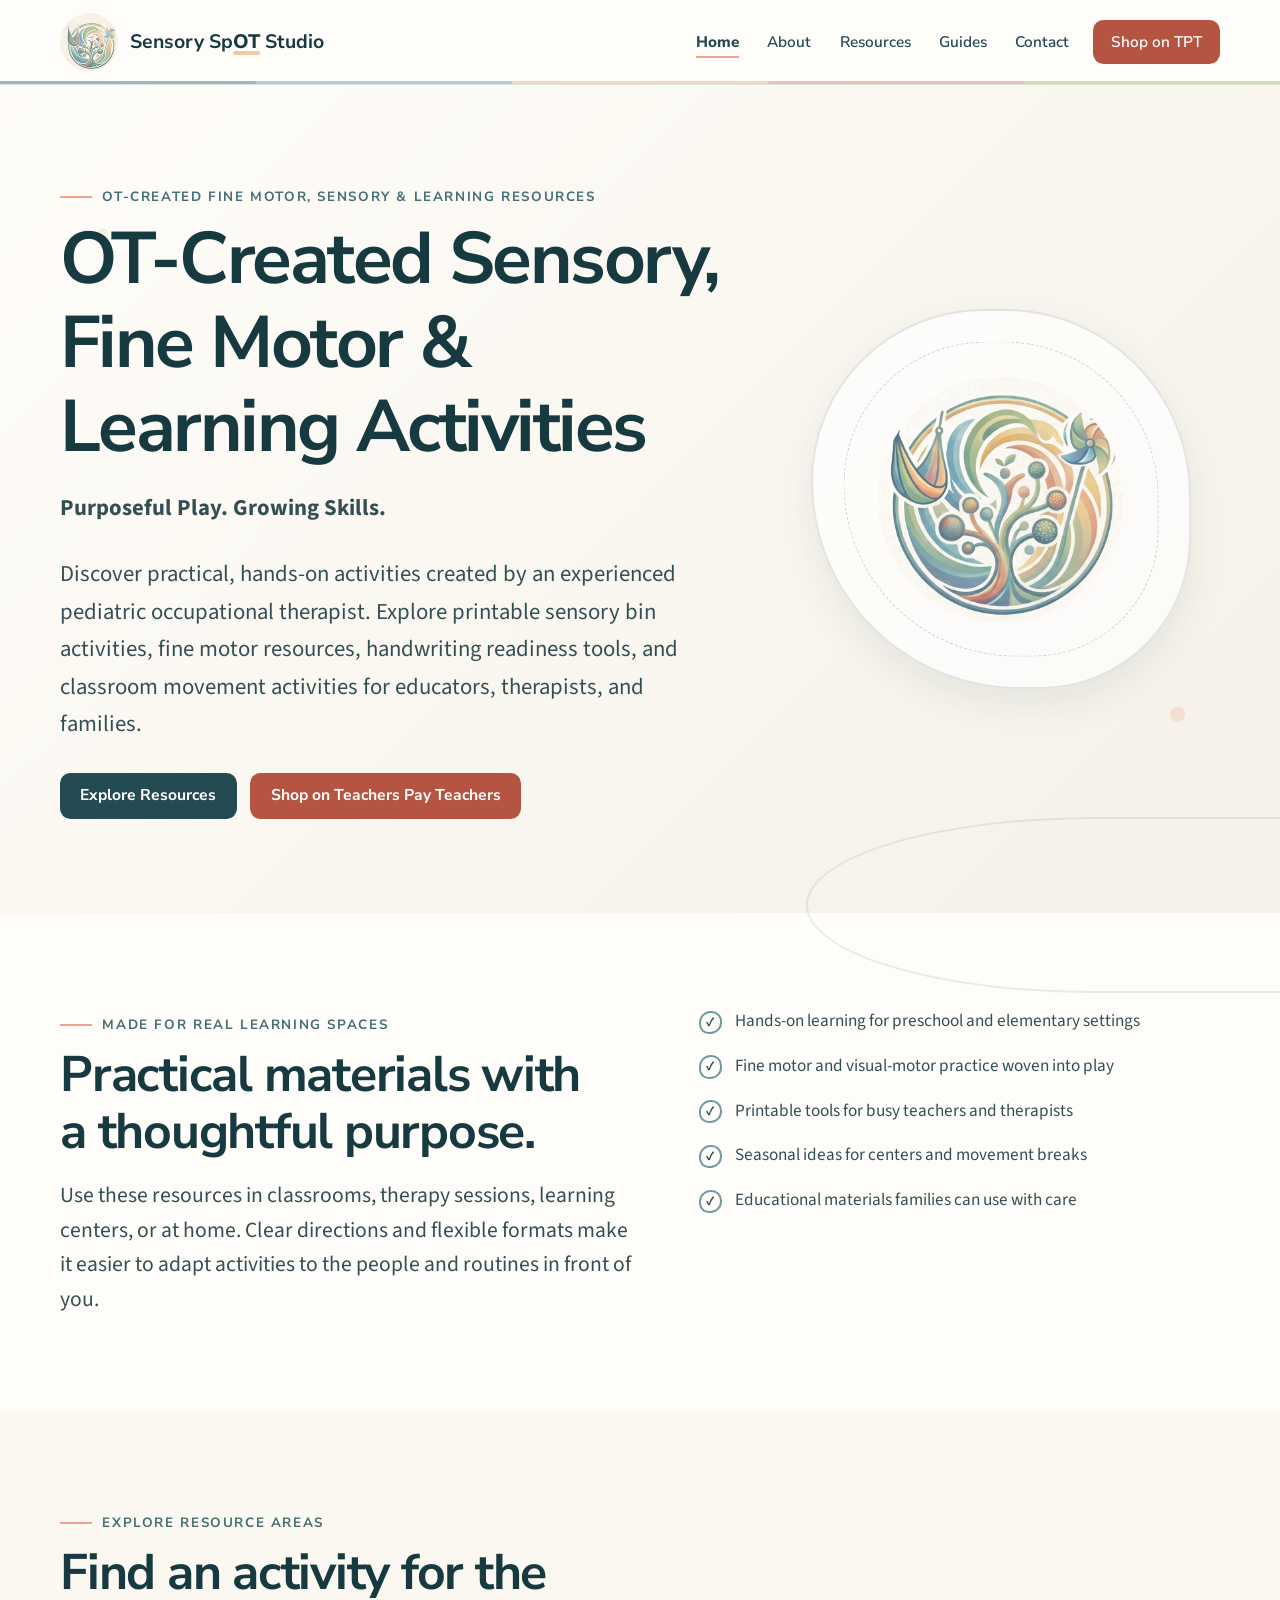
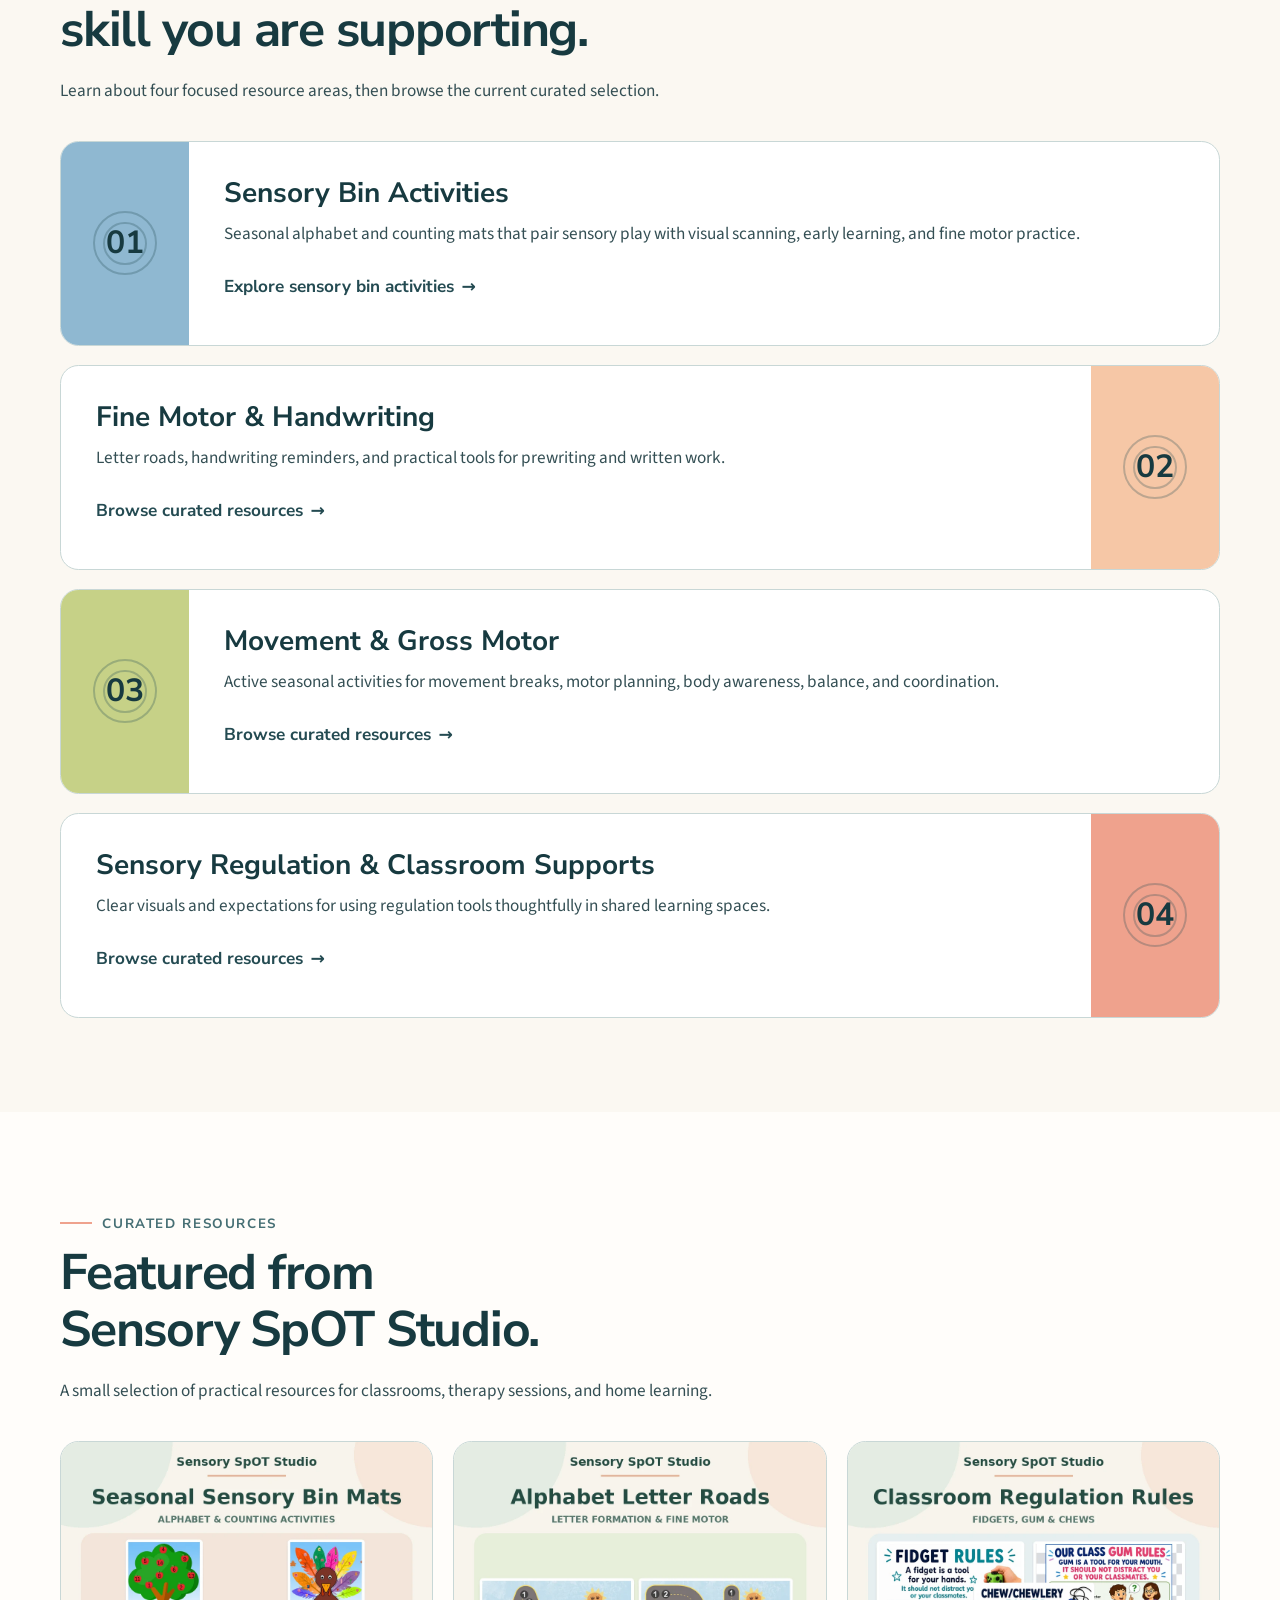
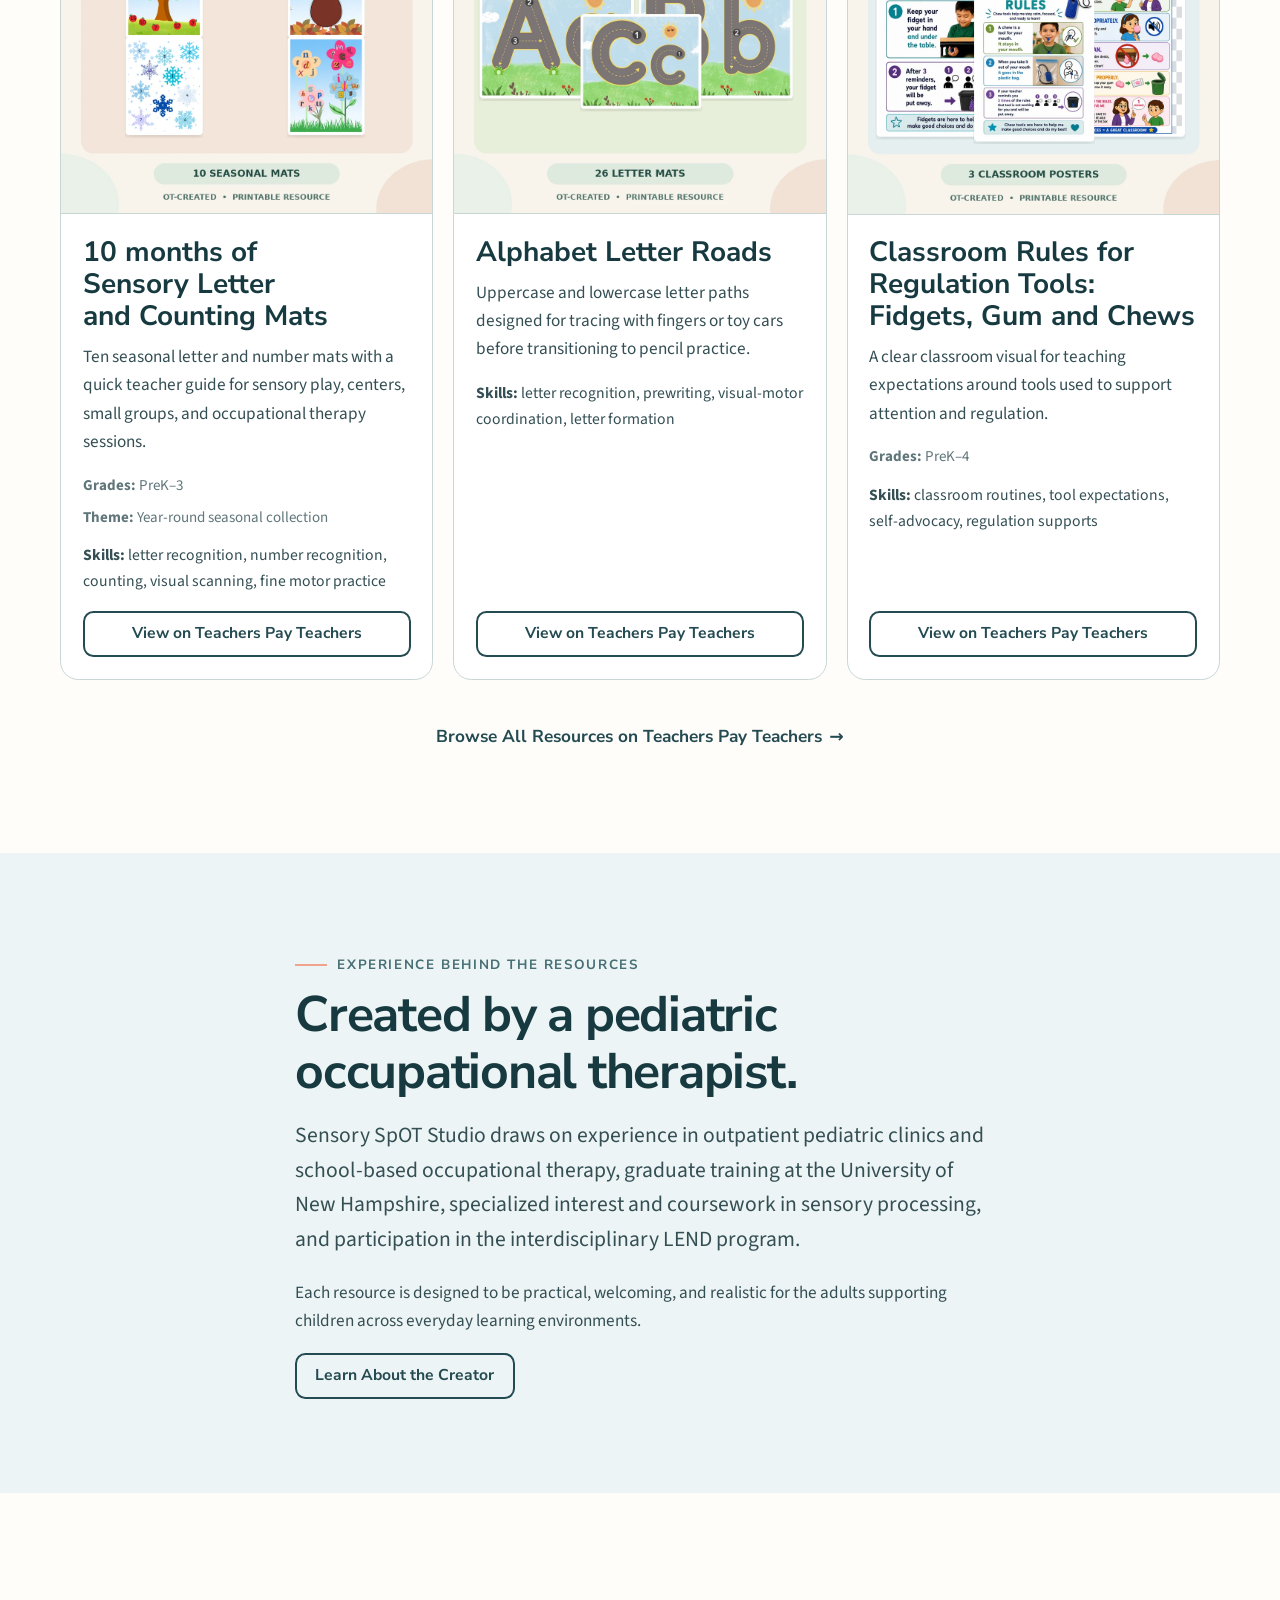
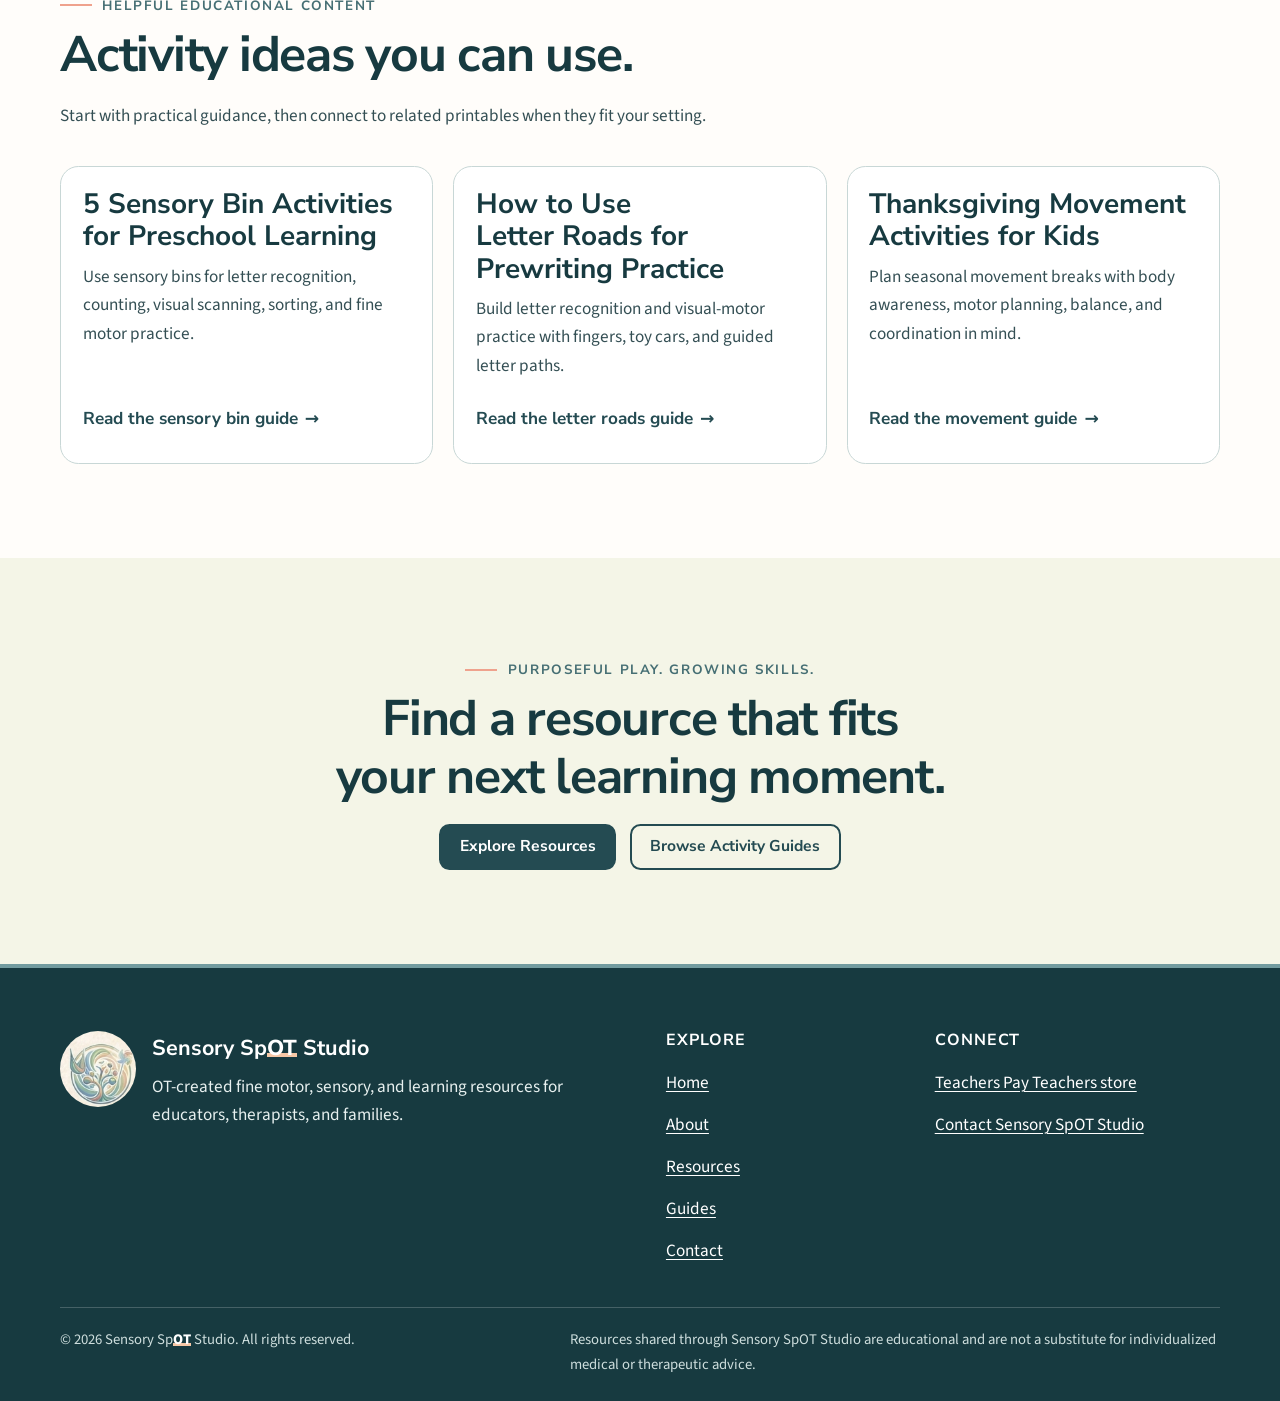
<file: index.html>
<!doctype html>
<html lang="en">
<head>
  <meta charset="utf-8">
  <meta name="viewport" content="width=device-width, initial-scale=1">
  <title>Sensory SpOT Studio | OT-Created Learning Activities &amp; Printables</title>
  <meta name="description" content="Discover OT-created sensory activities, fine motor printables, handwriting resources, and classroom movement activities for teachers, therapists, and families.">
  <meta name="robots" content="index,follow,max-image-preview:large">
  <meta name="theme-color" content="#729B9F">
  <link rel="canonical" href="https://www.sensoryspotstudio.com/">
  <link rel="icon" href="assets/images/brand/favicon.ico" sizes="any"><link rel="icon" type="image/png" sizes="32x32" href="assets/images/brand/favicon-32x32.png"><link rel="icon" type="image/png" sizes="16x16" href="assets/images/brand/favicon-16x16.png"><link rel="apple-touch-icon" sizes="180x180" href="assets/images/brand/apple-touch-icon.png">
  <meta property="og:title" content="Sensory SpOT Studio | OT-Created Learning Activities &amp; Printables"><meta property="og:site_name" content="Sensory SpOT Studio"><meta property="og:description" content="Practical sensory, fine motor, handwriting, and movement activities for educators, therapists, and families."><meta property="og:type" content="website"><meta property="og:url" content="https://www.sensoryspotstudio.com/"><meta property="og:image" content="https://www.sensoryspotstudio.com/assets/images/brand/social-share.png"><meta property="og:image:alt" content="Sensory SpOT Studio educational resource brand"><meta property="og:image:width" content="1200"><meta property="og:image:height" content="630">
  <meta name="twitter:card" content="summary_large_image"><meta name="twitter:title" content="Sensory SpOT Studio | OT-Created Learning Activities &amp; Printables"><meta name="twitter:description" content="Practical sensory, fine motor, handwriting, and movement activities for educators, therapists, and families."><meta name="twitter:image" content="https://www.sensoryspotstudio.com/assets/images/brand/social-share.png"><meta name="twitter:image:alt" content="Sensory SpOT Studio educational resource brand">
  <link rel="preconnect" href="https://fonts.googleapis.com"><link rel="preconnect" href="https://fonts.gstatic.com" crossorigin><link href="https://fonts.googleapis.com/css2?family=Nunito+Sans:wght@600;700;800&amp;family=Source+Sans+3:wght@400;600&amp;display=swap" rel="stylesheet"><link rel="stylesheet" href="assets/css/styles.css">
  <script>document.documentElement.classList.add('js');</script>
  <script type="application/ld+json">
  {"@context":"https://schema.org","@graph":[{"@type":"Organization","@id":"https://www.sensoryspotstudio.com/#organization","name":"Sensory SpOT Studio","url":"https://www.sensoryspotstudio.com/","logo":{"@type":"ImageObject","url":"https://www.sensoryspotstudio.com/assets/images/brand/brand-mark-large.png","width":370,"height":370},"email":"support@sensoryspotstudio.com","sameAs":["https://www.teacherspayteachers.com/store/sensory-spot-studio"]},{"@type":"WebSite","@id":"https://www.sensoryspotstudio.com/#website","name":"Sensory SpOT Studio","url":"https://www.sensoryspotstudio.com/","publisher":{"@id":"https://www.sensoryspotstudio.com/#organization"},"description":"OT-created fine motor, sensory, and learning resources for educators, therapists, and families."}]}
  </script>
</head>
<body>
  <a class="skip-link" href="#main-content">Skip to main content</a>
  <header class="site-header"><div class="container header-inner"><a class="brand-link" href="index.html" aria-label="Sensory SpOT Studio home"><img src="assets/images/brand/brand-mark.png" width="110" height="110" alt=""><span class="brand-link__text">Sensory Sp<span class="brand-ot">OT</span> Studio</span></a><button class="nav-toggle" type="button" aria-expanded="false" aria-controls="primary-navigation" aria-label="Open navigation menu" data-nav-toggle><span class="nav-toggle__icon" aria-hidden="true"></span></button><nav class="site-nav" id="primary-navigation" aria-label="Primary navigation" data-nav><ul><li><a href="index.html" aria-current="page">Home</a></li><li><a href="about.html">About</a></li><li><a href="resources.html">Resources</a></li><li><a href="guides/index.html">Guides</a></li><li><a href="contact.html">Contact</a></li><li><a class="button button--coral" href="https://www.teacherspayteachers.com/store/sensory-spot-studio" target="_blank" rel="noopener noreferrer" data-tpt-link>Shop on TPT</a></li></ul></nav></div></header>

  <main id="main-content">
    <section class="hero"><div class="container hero-grid"><div class="hero-copy"><span class="eyebrow">OT-Created Fine Motor, Sensory &amp; Learning Resources</span><h1>OT-Created Sensory, Fine Motor &amp; Learning Activities</h1><p><strong>Purposeful Play. Growing Skills.</strong></p><p>Discover practical, hands-on activities created by an experienced pediatric occupational therapist. Explore printable sensory bin activities, fine motor resources, handwriting readiness tools, and classroom movement activities for educators, therapists, and families.</p><div class="button-row"><a class="button" href="resources.html">Explore Resources</a><a class="button button--coral" href="https://www.teacherspayteachers.com/store/sensory-spot-studio" target="_blank" rel="noopener noreferrer" data-tpt-link>Shop on Teachers Pay Teachers</a></div></div><div class="hero-art" aria-hidden="true"><img src="assets/images/brand/brand-mark-large.png" width="370" height="370" alt=""></div></div></section>

    <section class="section section--white" aria-labelledby="audience-heading"><div class="container intro-grid"><div><span class="eyebrow">Made for real learning spaces</span><h2 id="audience-heading">Practical materials with a thoughtful purpose.</h2><p class="lead">Use these resources in classrooms, therapy sessions, learning centers, or at home. Clear directions and flexible formats make it easier to adapt activities to the people and routines in front of you.</p></div><ul class="check-list"><li>Hands-on learning for preschool and elementary settings</li><li>Fine motor and visual-motor practice woven into play</li><li>Printable tools for busy teachers and therapists</li><li>Seasonal ideas for centers and movement breaks</li><li>Educational materials families can use with care</li></ul></div></section>

    <section class="section" aria-labelledby="categories-heading"><div class="container"><div class="section-heading"><span class="eyebrow">Explore resource areas</span><h2 id="categories-heading">Find an activity for the skill you are supporting.</h2><p>Learn about four focused resource areas, then browse the current curated selection.</p></div><div class="category-list"><article class="category-item"><div class="category-motif" style="--accent: var(--soft-blue)" aria-hidden="true">01</div><div class="category-copy"><h3>Sensory Bin Activities</h3><p>Seasonal alphabet and counting mats that pair sensory play with visual scanning, early learning, and fine motor practice.</p><a class="text-link" href="resources.html#sensory-bin">Explore sensory bin activities</a></div></article><article class="category-item"><div class="category-motif" style="--accent: var(--peach)" aria-hidden="true">02</div><div class="category-copy"><h3>Fine Motor &amp; Handwriting</h3><p>Letter roads, handwriting reminders, and practical tools for prewriting and written work.</p><a class="text-link" href="resources.html">Browse curated resources</a></div></article><article class="category-item"><div class="category-motif" style="--accent: var(--muted-green)" aria-hidden="true">03</div><div class="category-copy"><h3>Movement &amp; Gross Motor</h3><p>Active seasonal activities for movement breaks, motor planning, body awareness, balance, and coordination.</p><a class="text-link" href="resources.html">Browse curated resources</a></div></article><article class="category-item"><div class="category-motif" style="--accent: var(--coral)" aria-hidden="true">04</div><div class="category-copy"><h3>Sensory Regulation &amp; Classroom Supports</h3><p>Clear visuals and expectations for using regulation tools thoughtfully in shared learning spaces.</p><a class="text-link" href="resources.html">Browse curated resources</a></div></article></div></div></section>

    <!-- Featured cards below are generated from assets/data/products.json by scripts/generate-product-catalog.mjs. -->
    <!-- HOME_PRODUCT_SHOWCASE_START -->
    <section class="section section--white" aria-labelledby="featured-products-heading">
      <div class="container">
        <div class="section-heading">
          <span class="eyebrow">Curated resources</span>
          <h2 id="featured-products-heading">Featured from Sensory SpOT Studio.</h2>
          <p>A small selection of practical resources for classrooms, therapy sessions, and home learning.</p>
        </div>
        <div class="product-grid featured-product-grid">
        <article class="product-card" id="product-seasonal-sensory-bin-mats">
          <img class="product-card__image" src="assets/images/resources/seasonal-sensory-bin-mats.webp" width="1000" height="1000" loading="lazy" alt="Preview of Seasonal Sensory Bin Mats showing apple tree, turkey, snowflake, and flower letter and counting mats">
          <div class="product-card__body">
            <h3>10 months of Sensory Letter and Counting Mats</h3>
            <p>Ten seasonal letter and number mats with a quick teacher guide for sensory play, centers, small groups, and occupational therapy sessions.</p>
            <div class="product-meta"><span><strong>Grades:</strong> PreK–3</span><span><strong>Theme:</strong> Year-round seasonal collection</span></div>
            <p class="skills"><strong>Skills:</strong> letter recognition, number recognition, counting, visual scanning, fine motor practice</p>
            <a class="button button--secondary" href="https://www.teacherspayteachers.com/Product/10-months-of-Sensory-Letter-and-Counting-Mats-17375066" target="_blank" rel="noopener noreferrer" data-tpt-link data-product-id="seasonal-sensory-bin-mats" data-product-category="sensory-bin" data-destination-type="product">View on Teachers Pay Teachers</a>
          </div>
        </article>
        <article class="product-card" id="product-alphabet-letter-roads">
          <img class="product-card__image" src="assets/images/resources/alphabet-letter-roads.webp" width="1000" height="1000" loading="lazy" alt="Preview of Alphabet Letter Roads showing uppercase and lowercase A, B, and C road paths">
          <div class="product-card__body">
            <h3>Alphabet Letter Roads</h3>
            <p>Uppercase and lowercase letter paths designed for tracing with fingers or toy cars before transitioning to pencil practice.</p>
            <p class="skills"><strong>Skills:</strong> letter recognition, prewriting, visual-motor coordination, letter formation</p>
            <a class="button button--secondary" href="https://www.teacherspayteachers.com/Product/Alphabet-Letter-Roads-Multi-Sensory-Letter-Formation-Visual-Motor-Activity-18123756" target="_blank" rel="noopener noreferrer" data-tpt-link data-product-id="alphabet-letter-roads" data-product-category="fine-motor-handwriting" data-destination-type="product">View on Teachers Pay Teachers</a>
          </div>
        </article>
        <article class="product-card" id="product-classroom-regulation-tool-rules">
          <img class="product-card__image" src="assets/images/resources/classroom-regulation-tools.webp" width="1000" height="1000" loading="lazy" alt="Preview of classroom regulation rule posters for fidgets, gum, and chew tools">
          <div class="product-card__body">
            <h3>Classroom Rules for Regulation Tools: Fidgets, Gum and Chews</h3>
            <p>A clear classroom visual for teaching expectations around tools used to support attention and regulation.</p>
            <div class="product-meta"><span><strong>Grades:</strong> PreK–4</span></div>
            <p class="skills"><strong>Skills:</strong> classroom routines, tool expectations, self-advocacy, regulation supports</p>
            <a class="button button--secondary" href="https://www.teacherspayteachers.com/Product/Classroom-Rules-for-Regulation-Tools-Fidgets-Gum-and-Chews-17550740" target="_blank" rel="noopener noreferrer" data-tpt-link data-product-id="classroom-regulation-tool-rules" data-product-category="regulation-classroom" data-destination-type="product">View on Teachers Pay Teachers</a>
          </div>
        </article>
        </div>
        <div class="showcase-actions"><a class="text-link showcase-store-link" href="https://www.teacherspayteachers.com/store/sensory-spot-studio" target="_blank" rel="noopener noreferrer" data-tpt-link data-destination-type="storefront">Browse All Resources on Teachers Pay Teachers</a></div>
      </div>
    </section>
    <!-- HOME_PRODUCT_SHOWCASE_END -->

    <section class="section section--blue" aria-labelledby="about-preview-heading"><div class="container reading-width"><span class="eyebrow">Experience behind the resources</span><h2 id="about-preview-heading">Created by a pediatric occupational therapist.</h2><p class="lead">Sensory SpOT Studio draws on experience in outpatient pediatric clinics and school-based occupational therapy, graduate training at the University of New Hampshire, specialized interest and coursework in sensory processing, and participation in the interdisciplinary LEND program.</p><p>Each resource is designed to be practical, welcoming, and realistic for the adults supporting children across everyday learning environments.</p><a class="button button--secondary" href="about.html">Learn About the Creator</a></div></section>

    <section class="section section--white" aria-labelledby="guides-heading"><div class="container"><div class="section-heading"><span class="eyebrow">Helpful educational content</span><h2 id="guides-heading">Activity ideas you can use.</h2><p>Start with practical guidance, then connect to related printables when they fit your setting.</p></div><div class="guide-grid"><article class="guide-card"><div class="guide-card__body"><h3>5 Sensory Bin Activities for Preschool Learning</h3><p>Use sensory bins for letter recognition, counting, visual scanning, sorting, and fine motor practice.</p><a class="text-link" href="guides/preschool-sensory-bin-activities.html">Read the sensory bin guide</a></div></article><article class="guide-card"><div class="guide-card__body"><h3>How to Use Letter Roads for Prewriting Practice</h3><p>Build letter recognition and visual-motor practice with fingers, toy cars, and guided letter paths.</p><a class="text-link" href="guides/letter-roads-prewriting-practice.html">Read the letter roads guide</a></div></article><article class="guide-card"><div class="guide-card__body"><h3>Thanksgiving Movement Activities for Kids</h3><p>Plan seasonal movement breaks with body awareness, motor planning, balance, and coordination in mind.</p><a class="text-link" href="guides/thanksgiving-movement-activities.html">Read the movement guide</a></div></article></div></div></section>

    <section class="section section--green closing-cta" aria-labelledby="closing-heading"><div class="container reading-width"><span class="eyebrow">Purposeful Play. Growing Skills.</span><h2 id="closing-heading">Find a resource that fits your next learning moment.</h2><div class="button-row"><a class="button" href="resources.html">Explore Resources</a><a class="button button--secondary" href="guides/index.html">Browse Activity Guides</a></div></div></section>
  </main>

  <footer class="site-footer"><div class="container"><div class="footer-grid"><div class="footer-brand"><img src="assets/images/brand/brand-mark.png" width="110" height="110" loading="lazy" alt="Sensory SpOT Studio organic botanical brand mark"><div><strong>Sensory Sp<span class="brand-ot">OT</span> Studio</strong><p>OT-created fine motor, sensory, and learning resources for educators, therapists, and families.</p></div></div><nav aria-label="Footer navigation"><h2>Explore</h2><ul class="footer-links"><li><a href="index.html">Home</a></li><li><a href="about.html">About</a></li><li><a href="resources.html">Resources</a></li><li><a href="guides/index.html">Guides</a></li><li><a href="contact.html">Contact</a></li></ul></nav><div><h2>Connect</h2><ul class="footer-links"><li><a href="https://www.teacherspayteachers.com/store/sensory-spot-studio" target="_blank" rel="noopener noreferrer" data-tpt-link>Teachers Pay Teachers store</a></li><li><a href="contact.html">Contact Sensory SpOT Studio</a></li></ul></div></div><div class="footer-bottom"><p>&copy; <span data-current-year>2026</span> Sensory Sp<span class="brand-ot">OT</span> Studio. All rights reserved.</p><p class="footer-disclaimer">Resources shared through Sensory SpOT Studio are educational and are not a substitute for individualized medical or therapeutic advice.</p></div></div></footer>
  <script src="assets/js/site-config.js"></script><script src="assets/js/main.js" defer></script>
</body>
</html>
</file>
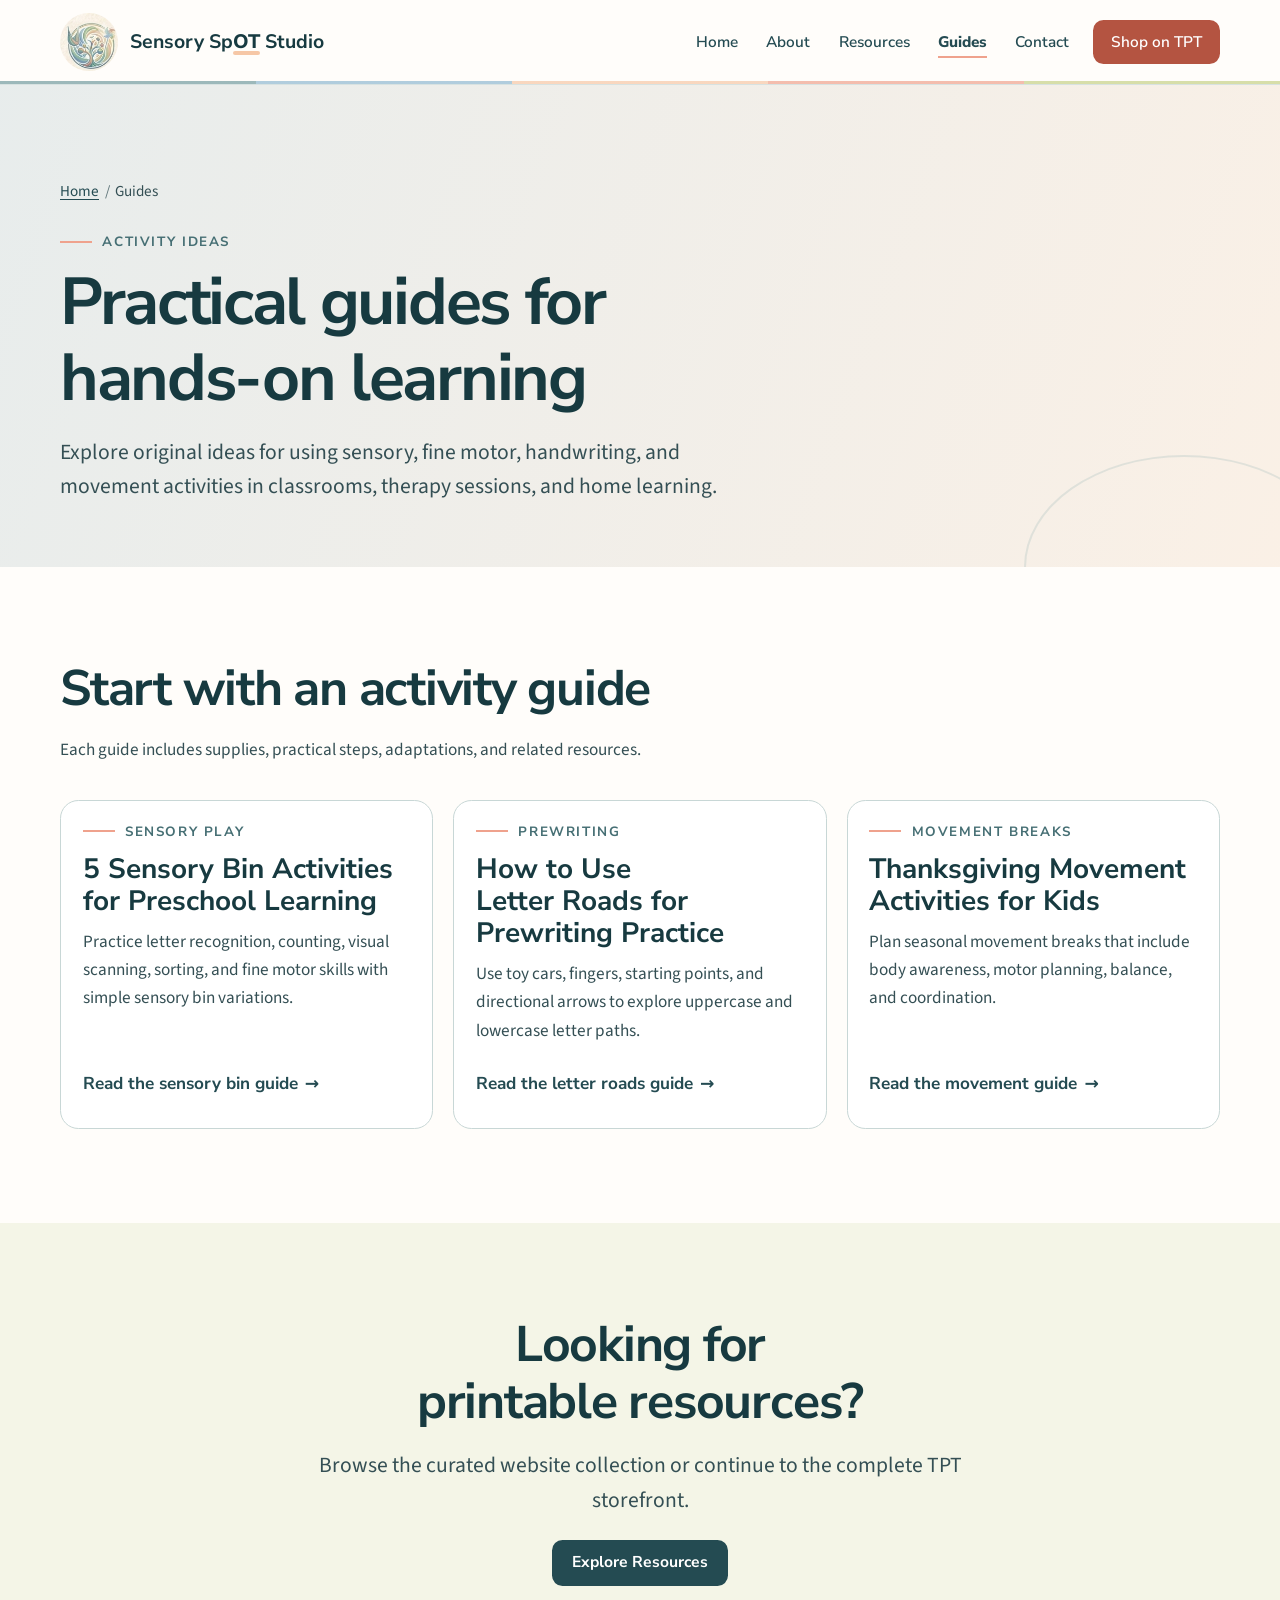
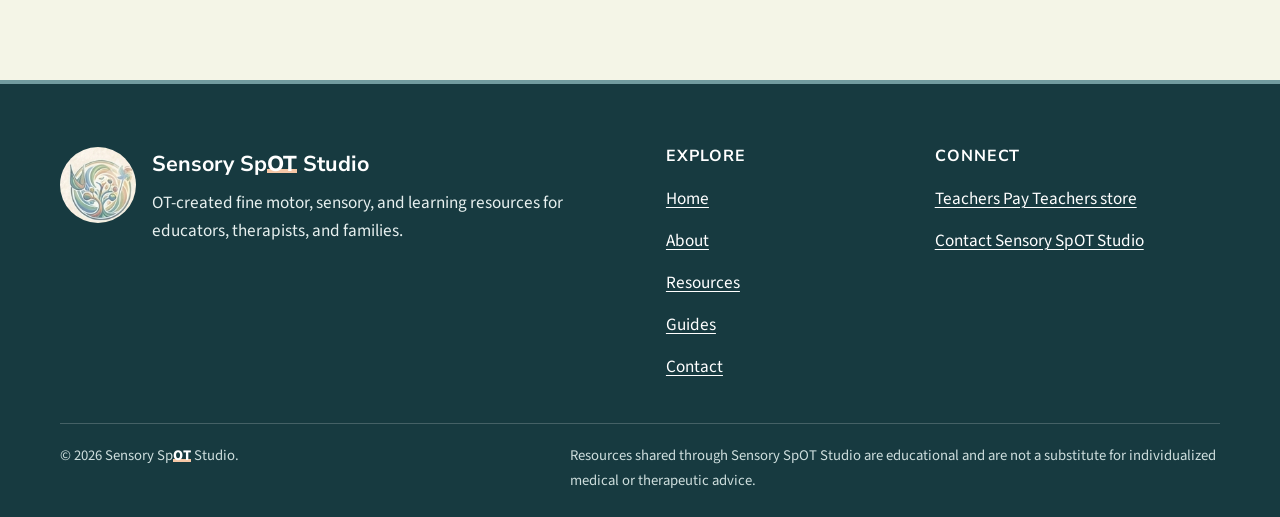
<file: guides/index.html>
<!doctype html>
<html lang="en">
<head>
  <meta charset="utf-8"><meta name="viewport" content="width=device-width, initial-scale=1">
  <title>Activity Guides for Sensory &amp; Motor Learning | Sensory SpOT Studio</title>
  <meta name="description" content="Read practical activity guides for preschool sensory bins, letter roads, prewriting, and classroom movement breaks.">
  <meta name="robots" content="index,follow,max-image-preview:large"><meta name="theme-color" content="#729B9F"><link rel="canonical" href="https://www.sensoryspotstudio.com/guides/">
  <link rel="icon" href="../assets/images/brand/favicon.ico" sizes="any"><link rel="icon" type="image/png" sizes="32x32" href="../assets/images/brand/favicon-32x32.png"><link rel="apple-touch-icon" sizes="180x180" href="../assets/images/brand/apple-touch-icon.png">
  <meta property="og:title" content="Activity Guides for Sensory &amp; Motor Learning | Sensory SpOT Studio"><meta property="og:site_name" content="Sensory SpOT Studio"><meta property="og:description" content="Practical ideas for sensory bins, prewriting, and movement breaks."><meta property="og:type" content="website"><meta property="og:url" content="https://www.sensoryspotstudio.com/guides/"><meta property="og:image" content="https://www.sensoryspotstudio.com/assets/images/brand/social-share.png"><meta property="og:image:alt" content="Sensory SpOT Studio educational resource brand"><meta property="og:image:width" content="1200"><meta property="og:image:height" content="630">
  <meta name="twitter:card" content="summary_large_image"><meta name="twitter:title" content="Activity Guides | Sensory SpOT Studio"><meta name="twitter:description" content="Practical ideas for sensory bins, prewriting, and movement breaks."><meta name="twitter:image" content="https://www.sensoryspotstudio.com/assets/images/brand/social-share.png"><meta name="twitter:image:alt" content="Sensory SpOT Studio educational resource brand">
  <link rel="preconnect" href="https://fonts.googleapis.com"><link rel="preconnect" href="https://fonts.gstatic.com" crossorigin><link href="https://fonts.googleapis.com/css2?family=Nunito+Sans:wght@600;700;800&amp;family=Source+Sans+3:wght@400;600&amp;display=swap" rel="stylesheet"><link rel="stylesheet" href="../assets/css/styles.css"><script>document.documentElement.classList.add('js');</script>
  <script type="application/ld+json">{"@context":"https://schema.org","@graph":[{"@type":"CollectionPage","name":"Sensory SpOT Studio Activity Guides","url":"https://www.sensoryspotstudio.com/guides/","description":"Practical educational guides for sensory, fine motor, and movement activities.","isPartOf":{"@id":"https://www.sensoryspotstudio.com/#website"}},{"@type":"BreadcrumbList","itemListElement":[{"@type":"ListItem","position":1,"name":"Home","item":"https://www.sensoryspotstudio.com/"},{"@type":"ListItem","position":2,"name":"Guides","item":"https://www.sensoryspotstudio.com/guides/"}]}]}</script>
</head>
<body>
  <a class="skip-link" href="#main-content">Skip to main content</a>
  <header class="site-header"><div class="container header-inner"><a class="brand-link" href="../index.html" aria-label="Sensory SpOT Studio home"><img src="../assets/images/brand/brand-mark.png" width="110" height="110" alt=""><span class="brand-link__text">Sensory Sp<span class="brand-ot">OT</span> Studio</span></a><button class="nav-toggle" type="button" aria-expanded="false" aria-controls="primary-navigation" aria-label="Open navigation menu" data-nav-toggle><span class="nav-toggle__icon" aria-hidden="true"></span></button><nav class="site-nav" id="primary-navigation" aria-label="Primary navigation" data-nav><ul><li><a href="../index.html">Home</a></li><li><a href="../about.html">About</a></li><li><a href="../resources.html">Resources</a></li><li><a href="index.html" aria-current="page">Guides</a></li><li><a href="../contact.html">Contact</a></li><li><a class="button button--coral" href="https://www.teacherspayteachers.com/store/sensory-spot-studio" target="_blank" rel="noopener noreferrer" data-tpt-link>Shop on TPT</a></li></ul></nav></div></header>
  <main id="main-content">
    <header class="page-hero"><div class="container"><nav class="breadcrumb" aria-label="Breadcrumb"><ol><li><a href="../index.html">Home</a></li><li aria-current="page">Guides</li></ol></nav><span class="eyebrow">Activity ideas</span><h1>Practical guides for hands-on learning</h1><p class="lead">Explore original ideas for using sensory, fine motor, handwriting, and movement activities in classrooms, therapy sessions, and home learning.</p></div></header>
    <section class="section section--white" aria-labelledby="guide-list-heading"><div class="container"><div class="section-heading"><h2 id="guide-list-heading">Start with an activity guide</h2><p>Each guide includes supplies, practical steps, adaptations, and related resources.</p></div><div class="guide-grid"><article class="guide-card"><div class="guide-card__body"><span class="eyebrow">Sensory play</span><h3>5 Sensory Bin Activities for Preschool Learning</h3><p>Practice letter recognition, counting, visual scanning, sorting, and fine motor skills with simple sensory bin variations.</p><a class="text-link" href="preschool-sensory-bin-activities.html">Read the sensory bin guide</a></div></article><article class="guide-card"><div class="guide-card__body"><span class="eyebrow">Prewriting</span><h3>How to Use Letter Roads for Prewriting Practice</h3><p>Use toy cars, fingers, starting points, and directional arrows to explore uppercase and lowercase letter paths.</p><a class="text-link" href="letter-roads-prewriting-practice.html">Read the letter roads guide</a></div></article><article class="guide-card"><div class="guide-card__body"><span class="eyebrow">Movement breaks</span><h3>Thanksgiving Movement Activities for Kids</h3><p>Plan seasonal movement breaks that include body awareness, motor planning, balance, and coordination.</p><a class="text-link" href="thanksgiving-movement-activities.html">Read the movement guide</a></div></article></div></div></section>
    <section class="section section--green closing-cta" aria-labelledby="catalog-heading"><div class="container reading-width"><h2 id="catalog-heading">Looking for printable resources?</h2><p class="lead">Browse the curated website collection or continue to the complete TPT storefront.</p><a class="button" href="../resources.html">Explore Resources</a></div></section>
  </main>
  <footer class="site-footer"><div class="container"><div class="footer-grid"><div class="footer-brand"><img src="../assets/images/brand/brand-mark.png" width="110" height="110" loading="lazy" alt="Sensory SpOT Studio organic botanical brand mark"><div><strong>Sensory Sp<span class="brand-ot">OT</span> Studio</strong><p>OT-created fine motor, sensory, and learning resources for educators, therapists, and families.</p></div></div><nav aria-label="Footer navigation"><h2>Explore</h2><ul class="footer-links"><li><a href="../index.html">Home</a></li><li><a href="../about.html">About</a></li><li><a href="../resources.html">Resources</a></li><li><a href="index.html">Guides</a></li><li><a href="../contact.html">Contact</a></li></ul></nav><div><h2>Connect</h2><ul class="footer-links"><li><a href="https://www.teacherspayteachers.com/store/sensory-spot-studio" target="_blank" rel="noopener noreferrer" data-tpt-link>Teachers Pay Teachers store</a></li><li><a href="../contact.html">Contact Sensory SpOT Studio</a></li></ul></div></div><div class="footer-bottom"><p>&copy; <span data-current-year>2026</span> Sensory Sp<span class="brand-ot">OT</span> Studio.</p><p class="footer-disclaimer">Resources shared through Sensory SpOT Studio are educational and are not a substitute for individualized medical or therapeutic advice.</p></div></div></footer>
  <script src="../assets/js/site-config.js"></script><script src="../assets/js/main.js" defer></script>
</body>
</html>
</file>
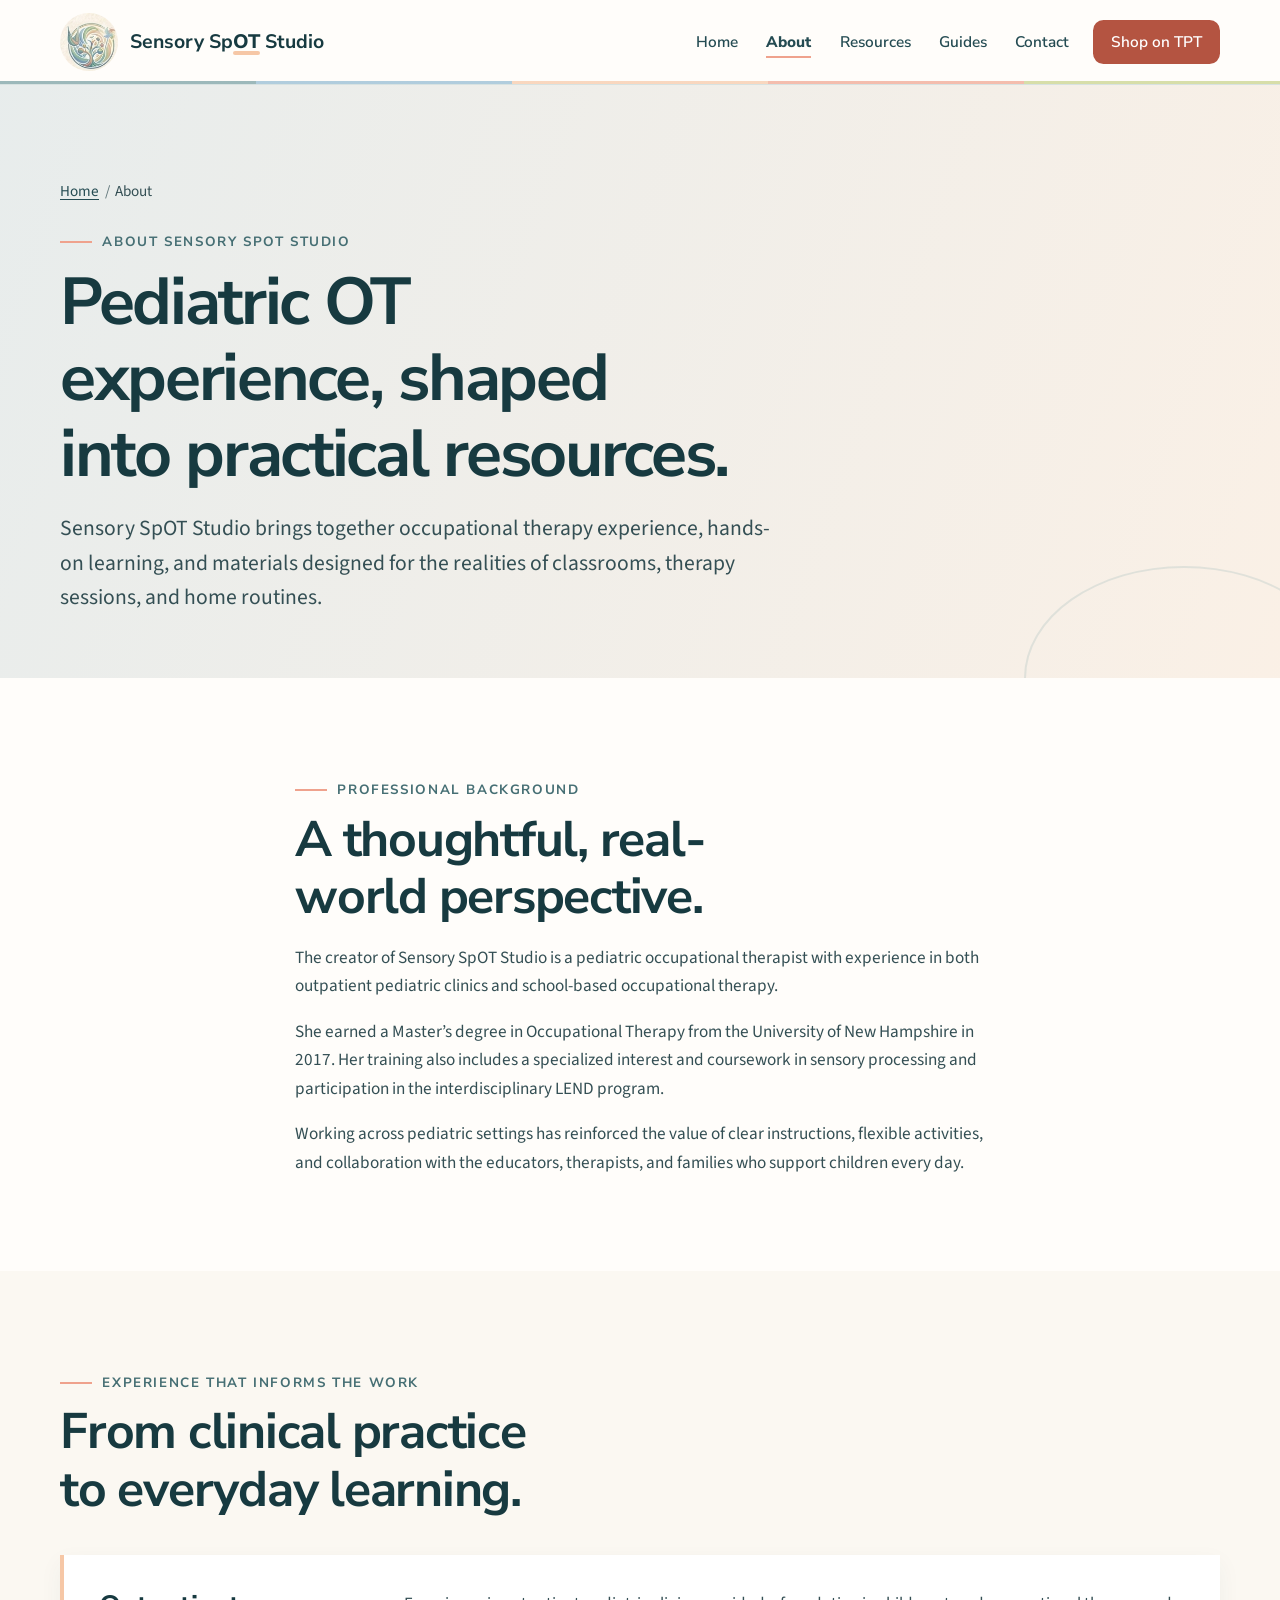
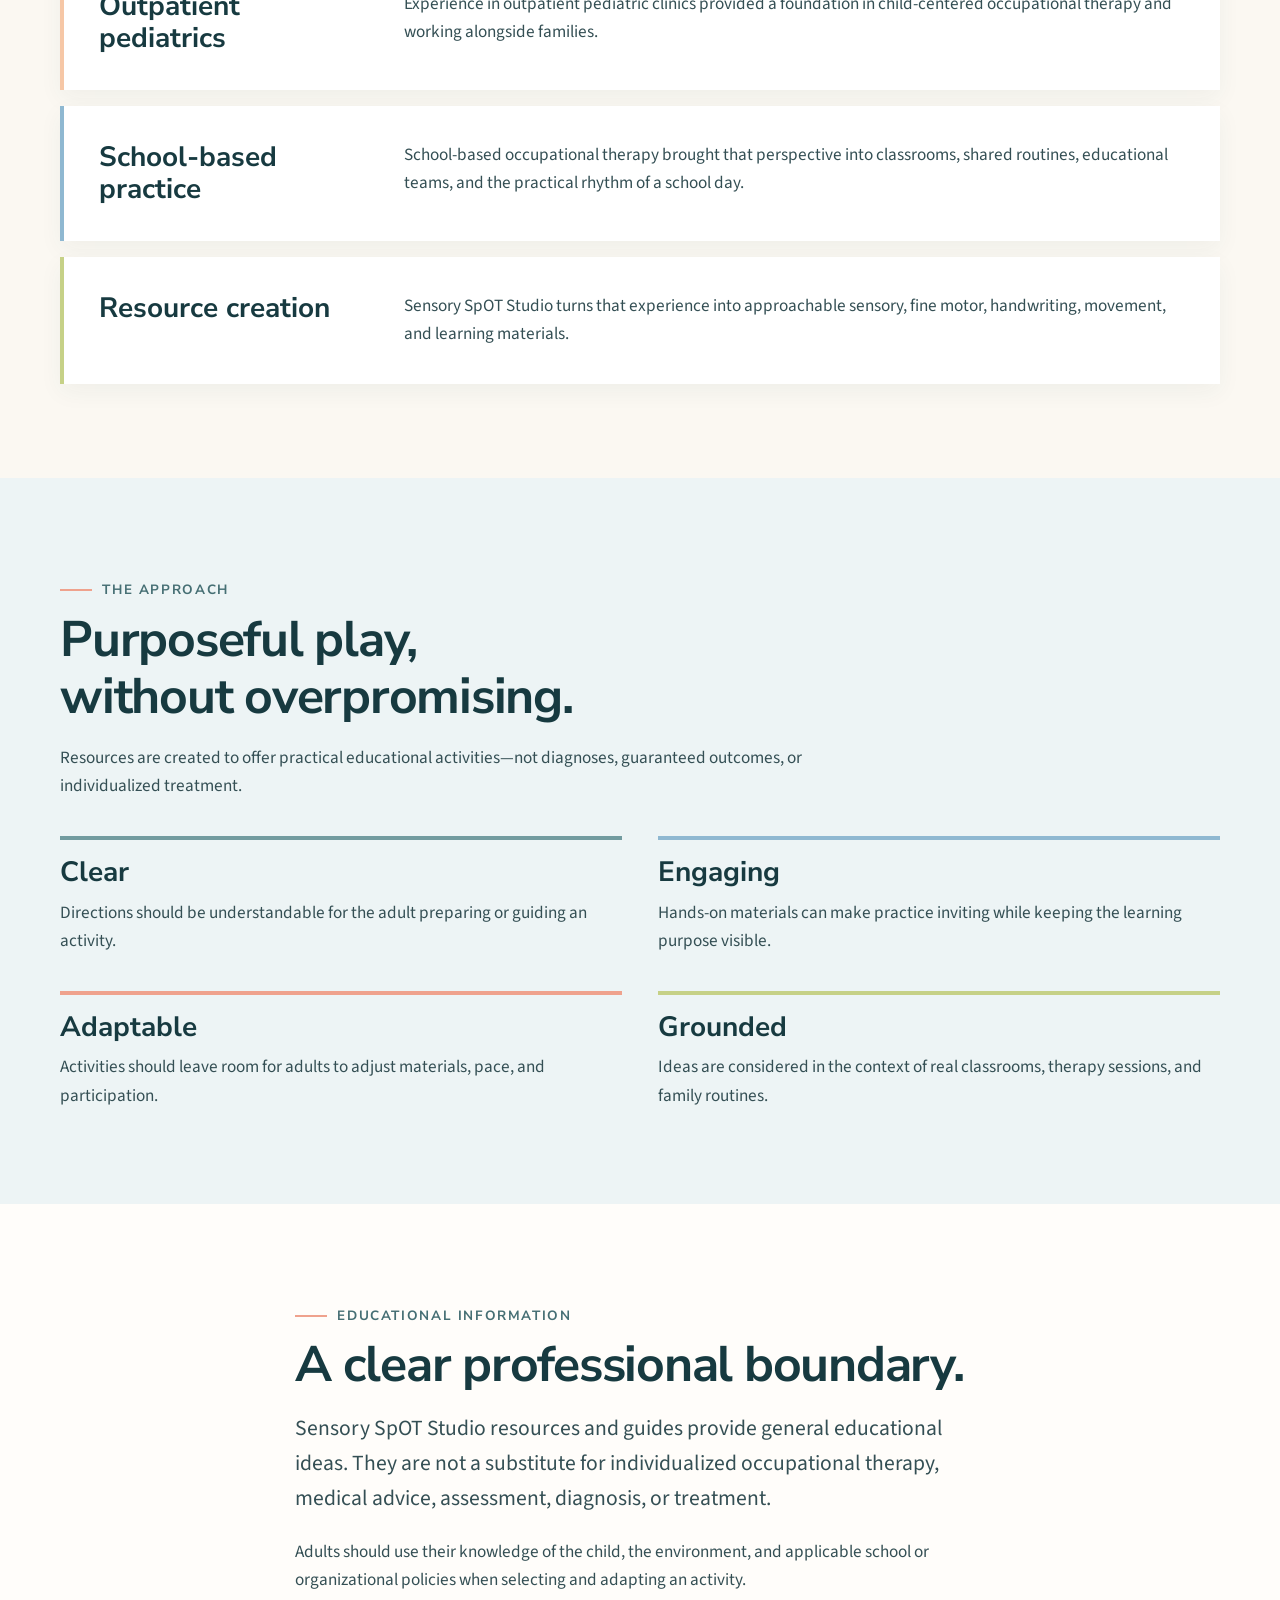
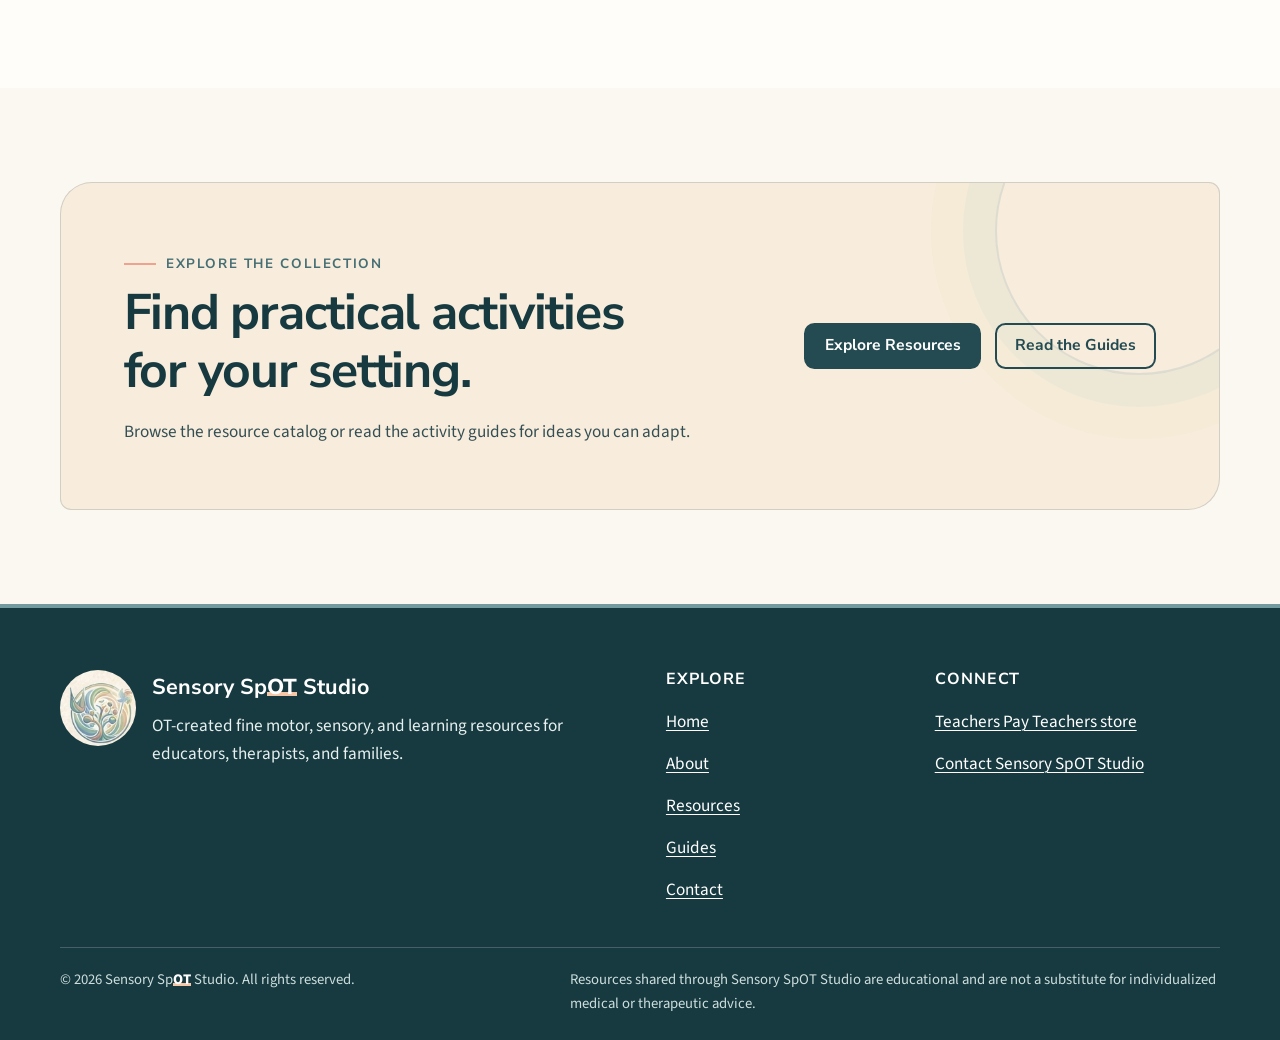
<file: about.html>
<!doctype html>
<html lang="en">
<head>
  <meta charset="utf-8"><meta name="viewport" content="width=device-width, initial-scale=1">
  <title>About the Pediatric OT | Sensory SpOT Studio</title>
  <meta name="description" content="Learn about the pediatric occupational therapy experience and education behind Sensory SpOT Studio's practical learning resources.">
  <meta name="robots" content="index,follow,max-image-preview:large"><meta name="theme-color" content="#729B9F"><link rel="canonical" href="https://www.sensoryspotstudio.com/about.html">
  <link rel="icon" href="assets/images/brand/favicon.ico" sizes="any"><link rel="icon" type="image/png" sizes="32x32" href="assets/images/brand/favicon-32x32.png"><link rel="icon" type="image/png" sizes="16x16" href="assets/images/brand/favicon-16x16.png"><link rel="apple-touch-icon" sizes="180x180" href="assets/images/brand/apple-touch-icon.png">
  <meta property="og:title" content="About the Pediatric OT | Sensory SpOT Studio"><meta property="og:site_name" content="Sensory SpOT Studio"><meta property="og:description" content="The education, pediatric occupational therapy experience, and practical approach behind Sensory SpOT Studio."><meta property="og:type" content="website"><meta property="og:url" content="https://www.sensoryspotstudio.com/about.html"><meta property="og:image" content="https://www.sensoryspotstudio.com/assets/images/brand/social-share.png"><meta property="og:image:alt" content="Sensory SpOT Studio educational resource brand"><meta property="og:image:width" content="1200"><meta property="og:image:height" content="630">
  <meta name="twitter:card" content="summary_large_image"><meta name="twitter:title" content="About the Pediatric OT | Sensory SpOT Studio"><meta name="twitter:description" content="Meet the pediatric occupational therapist behind Sensory SpOT Studio."><meta name="twitter:image" content="https://www.sensoryspotstudio.com/assets/images/brand/social-share.png"><meta name="twitter:image:alt" content="Sensory SpOT Studio educational resource brand">
  <link rel="preconnect" href="https://fonts.googleapis.com"><link rel="preconnect" href="https://fonts.gstatic.com" crossorigin><link href="https://fonts.googleapis.com/css2?family=Nunito+Sans:wght@600;700;800&amp;family=Source+Sans+3:wght@400;600&amp;display=swap" rel="stylesheet"><link rel="stylesheet" href="assets/css/styles.css"><script>document.documentElement.classList.add('js');</script>
  <script type="application/ld+json">{"@context":"https://schema.org","@graph":[{"@type":"AboutPage","name":"About Sensory SpOT Studio","url":"https://www.sensoryspotstudio.com/about.html","description":"The verified professional background and approach behind Sensory SpOT Studio.","isPartOf":{"@id":"https://www.sensoryspotstudio.com/#website"}},{"@type":"BreadcrumbList","itemListElement":[{"@type":"ListItem","position":1,"name":"Home","item":"https://www.sensoryspotstudio.com/"},{"@type":"ListItem","position":2,"name":"About","item":"https://www.sensoryspotstudio.com/about.html"}]}]}</script>
</head>
<body>
  <a class="skip-link" href="#main-content">Skip to main content</a>
  <header class="site-header"><div class="container header-inner"><a class="brand-link" href="index.html" aria-label="Sensory SpOT Studio home"><img src="assets/images/brand/brand-mark.png" width="110" height="110" alt=""><span class="brand-link__text">Sensory Sp<span class="brand-ot">OT</span> Studio</span></a><button class="nav-toggle" type="button" aria-expanded="false" aria-controls="primary-navigation" aria-label="Open navigation menu" data-nav-toggle><span class="nav-toggle__icon" aria-hidden="true"></span></button><nav class="site-nav" id="primary-navigation" aria-label="Primary navigation" data-nav><ul><li><a href="index.html">Home</a></li><li><a href="about.html" aria-current="page">About</a></li><li><a href="resources.html">Resources</a></li><li><a href="guides/index.html">Guides</a></li><li><a href="contact.html">Contact</a></li><li><a class="button button--coral" href="https://www.teacherspayteachers.com/store/sensory-spot-studio" target="_blank" rel="noopener noreferrer" data-tpt-link>Shop on TPT</a></li></ul></nav></div></header>

  <main id="main-content">
    <header class="page-hero"><div class="container"><nav class="breadcrumb" aria-label="Breadcrumb"><ol><li><a href="index.html">Home</a></li><li aria-current="page">About</li></ol></nav><span class="eyebrow">About Sensory SpOT Studio</span><h1>Pediatric OT experience, shaped into practical resources.</h1><p class="lead">Sensory SpOT Studio brings together occupational therapy experience, hands-on learning, and materials designed for the realities of classrooms, therapy sessions, and home routines.</p></div></header>

    <section class="section section--white" aria-labelledby="background-heading"><div class="container reading-width"><span class="eyebrow">Professional background</span><h2 id="background-heading">A thoughtful, real-world perspective.</h2><p>The creator of Sensory SpOT Studio is a pediatric occupational therapist with experience in both outpatient pediatric clinics and school-based occupational therapy.</p><p>She earned a Master’s degree in Occupational Therapy from the University of New Hampshire in 2017. Her training also includes a specialized interest and coursework in sensory processing and participation in the interdisciplinary LEND program.</p><p>Working across pediatric settings has reinforced the value of clear instructions, flexible activities, and collaboration with the educators, therapists, and families who support children every day.</p></div></section>

    <section class="section" aria-labelledby="journey-heading"><div class="container"><div class="section-heading"><span class="eyebrow">Experience that informs the work</span><h2 id="journey-heading">From clinical practice to everyday learning.</h2></div><div class="journey"><article class="journey-step" style="--accent: var(--peach)"><h3>Outpatient pediatrics</h3><p>Experience in outpatient pediatric clinics provided a foundation in child-centered occupational therapy and working alongside families.</p></article><article class="journey-step" style="--accent: var(--soft-blue)"><h3>School-based practice</h3><p>School-based occupational therapy brought that perspective into classrooms, shared routines, educational teams, and the practical rhythm of a school day.</p></article><article class="journey-step" style="--accent: var(--muted-green)"><h3>Resource creation</h3><p>Sensory SpOT Studio turns that experience into approachable sensory, fine motor, handwriting, movement, and learning materials.</p></article></div></div></section>

    <section class="section section--blue" aria-labelledby="approach-heading"><div class="container"><div class="section-heading"><span class="eyebrow">The approach</span><h2 id="approach-heading">Purposeful play, without overpromising.</h2><p>Resources are created to offer practical educational activities—not diagnoses, guaranteed outcomes, or individualized treatment.</p></div><div class="approach-grid"><article class="approach-note" style="--accent: var(--muted-teal)"><h3>Clear</h3><p>Directions should be understandable for the adult preparing or guiding an activity.</p></article><article class="approach-note" style="--accent: var(--soft-blue)"><h3>Engaging</h3><p>Hands-on materials can make practice inviting while keeping the learning purpose visible.</p></article><article class="approach-note" style="--accent: var(--coral)"><h3>Adaptable</h3><p>Activities should leave room for adults to adjust materials, pace, and participation.</p></article><article class="approach-note" style="--accent: var(--muted-green)"><h3>Grounded</h3><p>Ideas are considered in the context of real classrooms, therapy sessions, and family routines.</p></article></div></div></section>

    <section class="section section--white" aria-labelledby="disclaimer-heading"><div class="container reading-width"><span class="eyebrow">Educational information</span><h2 id="disclaimer-heading">A clear professional boundary.</h2><p class="lead">Sensory SpOT Studio resources and guides provide general educational ideas. They are not a substitute for individualized occupational therapy, medical advice, assessment, diagnosis, or treatment.</p><p>Adults should use their knowledge of the child, the environment, and applicable school or organizational policies when selecting and adapting an activity.</p></div></section>

    <section class="section" aria-labelledby="about-cta-heading"><div class="container tpt-promo"><div class="tpt-promo__inner"><div><span class="eyebrow">Explore the collection</span><h2 id="about-cta-heading">Find practical activities for your setting.</h2><p>Browse the resource catalog or read the activity guides for ideas you can adapt.</p></div><div class="button-row"><a class="button" href="resources.html">Explore Resources</a><a class="button button--secondary" href="guides/index.html">Read the Guides</a></div></div></div></section>
  </main>

  <footer class="site-footer"><div class="container"><div class="footer-grid"><div class="footer-brand"><img src="assets/images/brand/brand-mark.png" width="110" height="110" loading="lazy" alt="Sensory SpOT Studio organic botanical brand mark"><div><strong>Sensory Sp<span class="brand-ot">OT</span> Studio</strong><p>OT-created fine motor, sensory, and learning resources for educators, therapists, and families.</p></div></div><nav aria-label="Footer navigation"><h2>Explore</h2><ul class="footer-links"><li><a href="index.html">Home</a></li><li><a href="about.html">About</a></li><li><a href="resources.html">Resources</a></li><li><a href="guides/index.html">Guides</a></li><li><a href="contact.html">Contact</a></li></ul></nav><div><h2>Connect</h2><ul class="footer-links"><li><a href="https://www.teacherspayteachers.com/store/sensory-spot-studio" target="_blank" rel="noopener noreferrer" data-tpt-link>Teachers Pay Teachers store</a></li><li><a href="contact.html">Contact Sensory SpOT Studio</a></li></ul></div></div><div class="footer-bottom"><p>&copy; <span data-current-year>2026</span> Sensory Sp<span class="brand-ot">OT</span> Studio. All rights reserved.</p><p class="footer-disclaimer">Resources shared through Sensory SpOT Studio are educational and are not a substitute for individualized medical or therapeutic advice.</p></div></div></footer>
  <script src="assets/js/site-config.js"></script><script src="assets/js/main.js" defer></script>
</body>
</html>
</file>
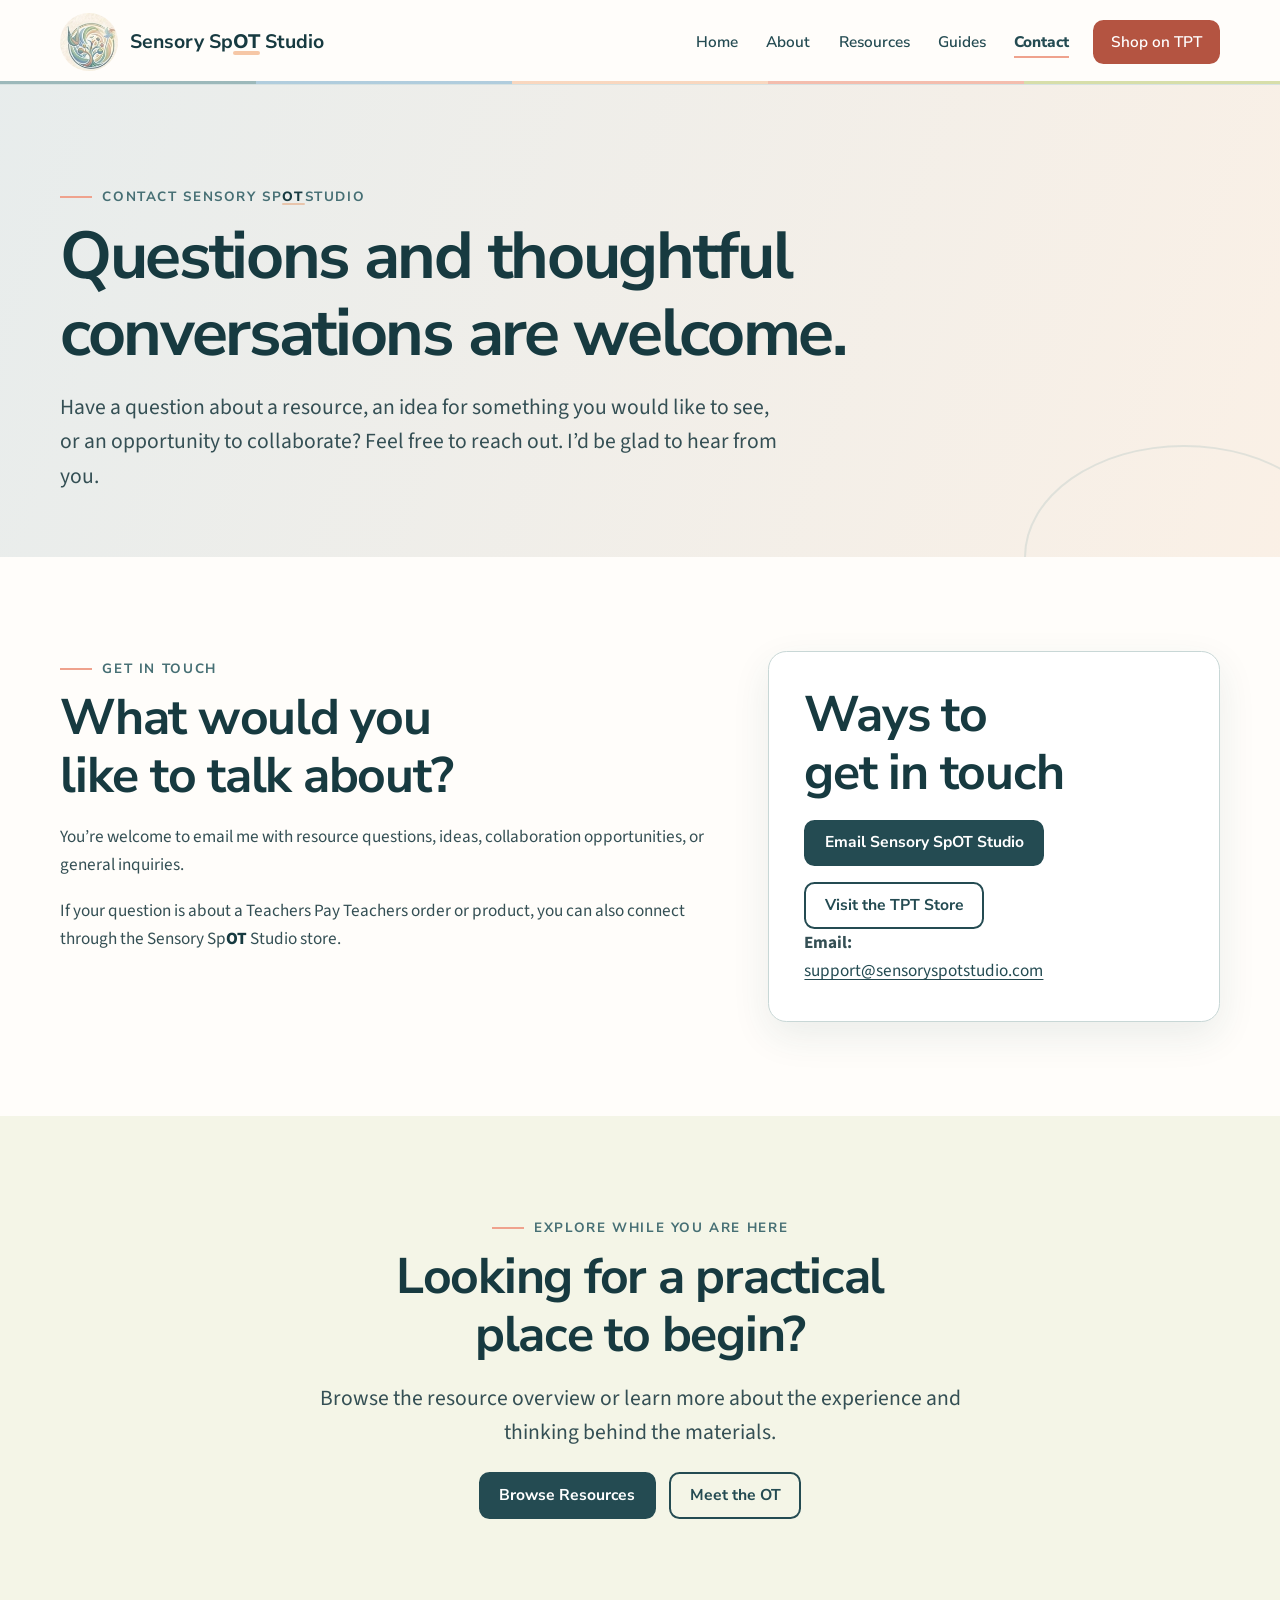
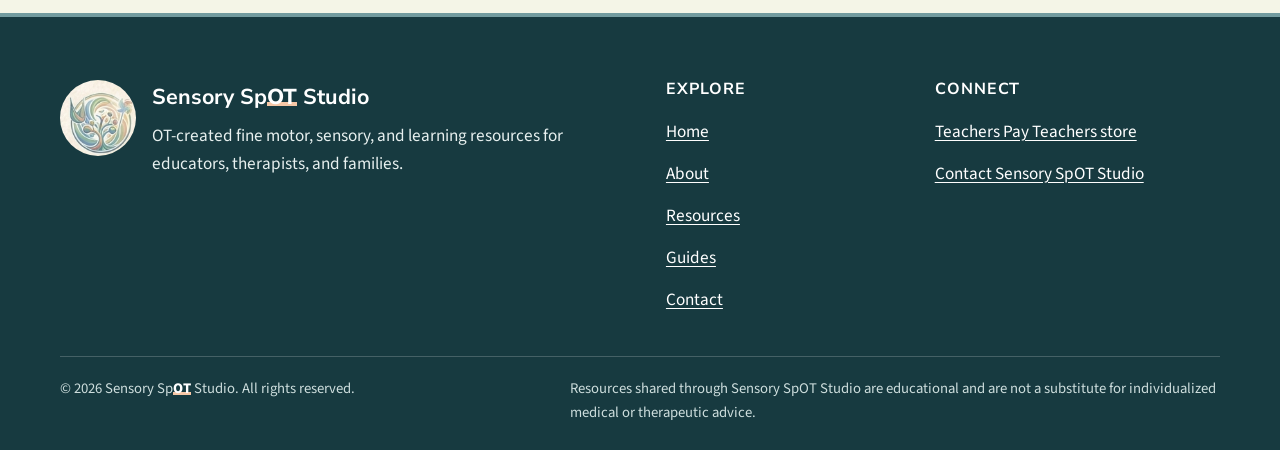
<file: contact.html>
<!doctype html>
<html lang="en">
<head>
  <meta charset="utf-8">
  <meta name="viewport" content="width=device-width, initial-scale=1">
  <title>Contact Sensory SpOT Studio</title>
  <meta name="description" content="Contact Sensory SpOT Studio with a resource question, activity idea, collaboration opportunity, or general inquiry.">
  <meta name="robots" content="index,follow,max-image-preview:large">
  <meta name="theme-color" content="#729B9F">
  <link rel="canonical" href="https://www.sensoryspotstudio.com/contact.html">
  <link rel="icon" href="assets/images/brand/favicon.ico" sizes="any">
  <link rel="icon" type="image/png" sizes="32x32" href="assets/images/brand/favicon-32x32.png">
  <link rel="icon" type="image/png" sizes="16x16" href="assets/images/brand/favicon-16x16.png">
  <link rel="apple-touch-icon" sizes="180x180" href="assets/images/brand/apple-touch-icon.png">
  <meta property="og:title" content="Contact Sensory SpOT Studio">
  <meta property="og:site_name" content="Sensory SpOT Studio">
  <meta property="og:description" content="Get in touch with Sensory SpOT Studio about resources, collaboration, or general questions.">
  <meta property="og:type" content="website">
  <meta property="og:url" content="https://www.sensoryspotstudio.com/contact.html">
  <meta property="og:image" content="https://www.sensoryspotstudio.com/assets/images/brand/social-share.png">
  <meta property="og:image:alt" content="Sensory SpOT Studio educational resource brand">
  <meta property="og:image:width" content="1200">
  <meta property="og:image:height" content="630">
  <meta name="twitter:card" content="summary_large_image">
  <meta name="twitter:title" content="Contact Sensory SpOT Studio">
  <meta name="twitter:description" content="Questions about Sensory SpOT Studio resources, collaboration, or general topics are welcome.">
  <meta name="twitter:image" content="https://www.sensoryspotstudio.com/assets/images/brand/social-share.png">
  <meta name="twitter:image:alt" content="Sensory SpOT Studio educational resource brand">
  <link rel="preconnect" href="https://fonts.googleapis.com">
  <link rel="preconnect" href="https://fonts.gstatic.com" crossorigin>
  <link href="https://fonts.googleapis.com/css2?family=Nunito+Sans:wght@600;700;800&amp;family=Source+Sans+3:wght@400;600&amp;display=swap" rel="stylesheet">
  <link rel="stylesheet" href="assets/css/styles.css">
  <script>document.documentElement.classList.add('js');</script>
  <script type="application/ld+json">
  {
    "@context": "https://schema.org",
    "@type": "ContactPage",
    "name": "Contact Sensory SpOT Studio",
    "url": "https://www.sensoryspotstudio.com/contact.html",
    "description": "Contact Sensory SpOT Studio about educational sensory resources and general inquiries.",
    "isPartOf": {"@id": "https://www.sensoryspotstudio.com/#website"}
  }
  </script>
</head>
<body>
  <a class="skip-link" href="#main-content">Skip to main content</a>
  <header class="site-header">
    <div class="container header-inner">
      <a class="brand-link" href="index.html" aria-label="Sensory SpOT Studio home"><img src="assets/images/brand/brand-mark.png" width="110" height="110" alt=""><span class="brand-link__text">Sensory Sp<span class="brand-ot">OT</span> Studio</span></a>
      <button class="nav-toggle" type="button" aria-expanded="false" aria-controls="primary-navigation" aria-label="Open navigation menu" data-nav-toggle><span class="nav-toggle__icon" aria-hidden="true"></span></button>
      <nav class="site-nav" id="primary-navigation" aria-label="Primary navigation" data-nav>
        <ul>
          <li><a href="index.html">Home</a></li><li><a href="about.html">About</a></li><li><a href="resources.html">Resources</a></li><li><a href="guides/index.html">Guides</a></li><li><a href="contact.html" aria-current="page">Contact</a></li>
          <li><a class="button button--coral" href="https://www.teacherspayteachers.com/store/sensory-spot-studio" target="_blank" rel="noopener noreferrer" data-tpt-link>Shop on TPT</a></li>
        </ul>
      </nav>
    </div>
  </header>

  <main id="main-content">
    <header class="page-hero">
      <div class="container">
        <span class="eyebrow">Contact Sensory Sp<span class="brand-ot">OT</span> Studio</span>
        <h1>Questions and thoughtful conversations are welcome.</h1>
        <p class="lead">Have a question about a resource, an idea for something you would like to see, or an opportunity to collaborate? Feel free to reach out. I’d be glad to hear from you.</p>
      </div>
    </header>

    <section class="section section--white" aria-labelledby="contact-heading">
      <div class="container contact-layout">
        <div>
          <span class="eyebrow">Get in touch</span>
          <h2 id="contact-heading">What would you like to talk about?</h2>
          <p>You’re welcome to email me with resource questions, ideas, collaboration opportunities, or general inquiries.</p>
          <p>If your question is about a Teachers Pay Teachers order or product, you can also connect through the Sensory Sp<span class="brand-ot">OT</span> Studio store.</p>
        </div>
        <aside class="contact-panel" aria-labelledby="contact-options-heading">
          <h2 id="contact-options-heading">Ways to get in touch</h2>
          <ul class="contact-list">
            <li><a class="button" href="mailto:support@sensoryspotstudio.com">Email Sensory SpOT Studio</a></li>
            <li><a class="button button--secondary" href="https://www.teacherspayteachers.com/store/sensory-spot-studio" target="_blank" rel="noopener noreferrer" data-tpt-link>Visit the TPT Store</a></li>
          </ul>
          <p><strong>Email:</strong><br><a href="mailto:support@sensoryspotstudio.com">support@sensoryspotstudio.com</a></p>
        </aside>
      </div>
    </section>

    <section class="section section--green closing-cta" aria-labelledby="contact-cta-heading">
      <div class="container reading-width">
        <span class="eyebrow">Explore while you are here</span>
        <h2 id="contact-cta-heading">Looking for a practical place to begin?</h2>
        <p class="lead">Browse the resource overview or learn more about the experience and thinking behind the materials.</p>
        <div class="button-row"><a class="button" href="resources.html">Browse Resources</a><a class="button button--secondary" href="about.html">Meet the OT</a></div>
      </div>
    </section>
  </main>

  <footer class="site-footer">
    <div class="container">
      <div class="footer-grid">
        <div class="footer-brand"><img src="assets/images/brand/brand-mark.png" width="110" height="110" loading="lazy" alt="Sensory SpOT Studio organic botanical brand mark"><div><strong>Sensory Sp<span class="brand-ot">OT</span> Studio</strong><p>OT-created fine motor, sensory, and learning resources for educators, therapists, and families.</p></div></div>
        <nav aria-label="Footer navigation"><h2>Explore</h2><ul class="footer-links"><li><a href="index.html">Home</a></li><li><a href="about.html">About</a></li><li><a href="resources.html">Resources</a></li><li><a href="guides/index.html">Guides</a></li><li><a href="contact.html">Contact</a></li></ul></nav>
        <div><h2>Connect</h2><ul class="footer-links"><li><a href="https://www.teacherspayteachers.com/store/sensory-spot-studio" target="_blank" rel="noopener noreferrer" data-tpt-link>Teachers Pay Teachers store</a></li><li><a href="contact.html">Contact Sensory SpOT Studio</a></li></ul></div>
      </div>
      <div class="footer-bottom"><p>&copy; <span data-current-year>2026</span> Sensory Sp<span class="brand-ot">OT</span> Studio. All rights reserved.</p><p class="footer-disclaimer">Resources shared through Sensory SpOT Studio are educational and are not a substitute for individualized medical or therapeutic advice.</p></div>
    </div>
  </footer>
  <script src="assets/js/site-config.js"></script>
  <script src="assets/js/main.js" defer></script>
</body>
</html>
</file>
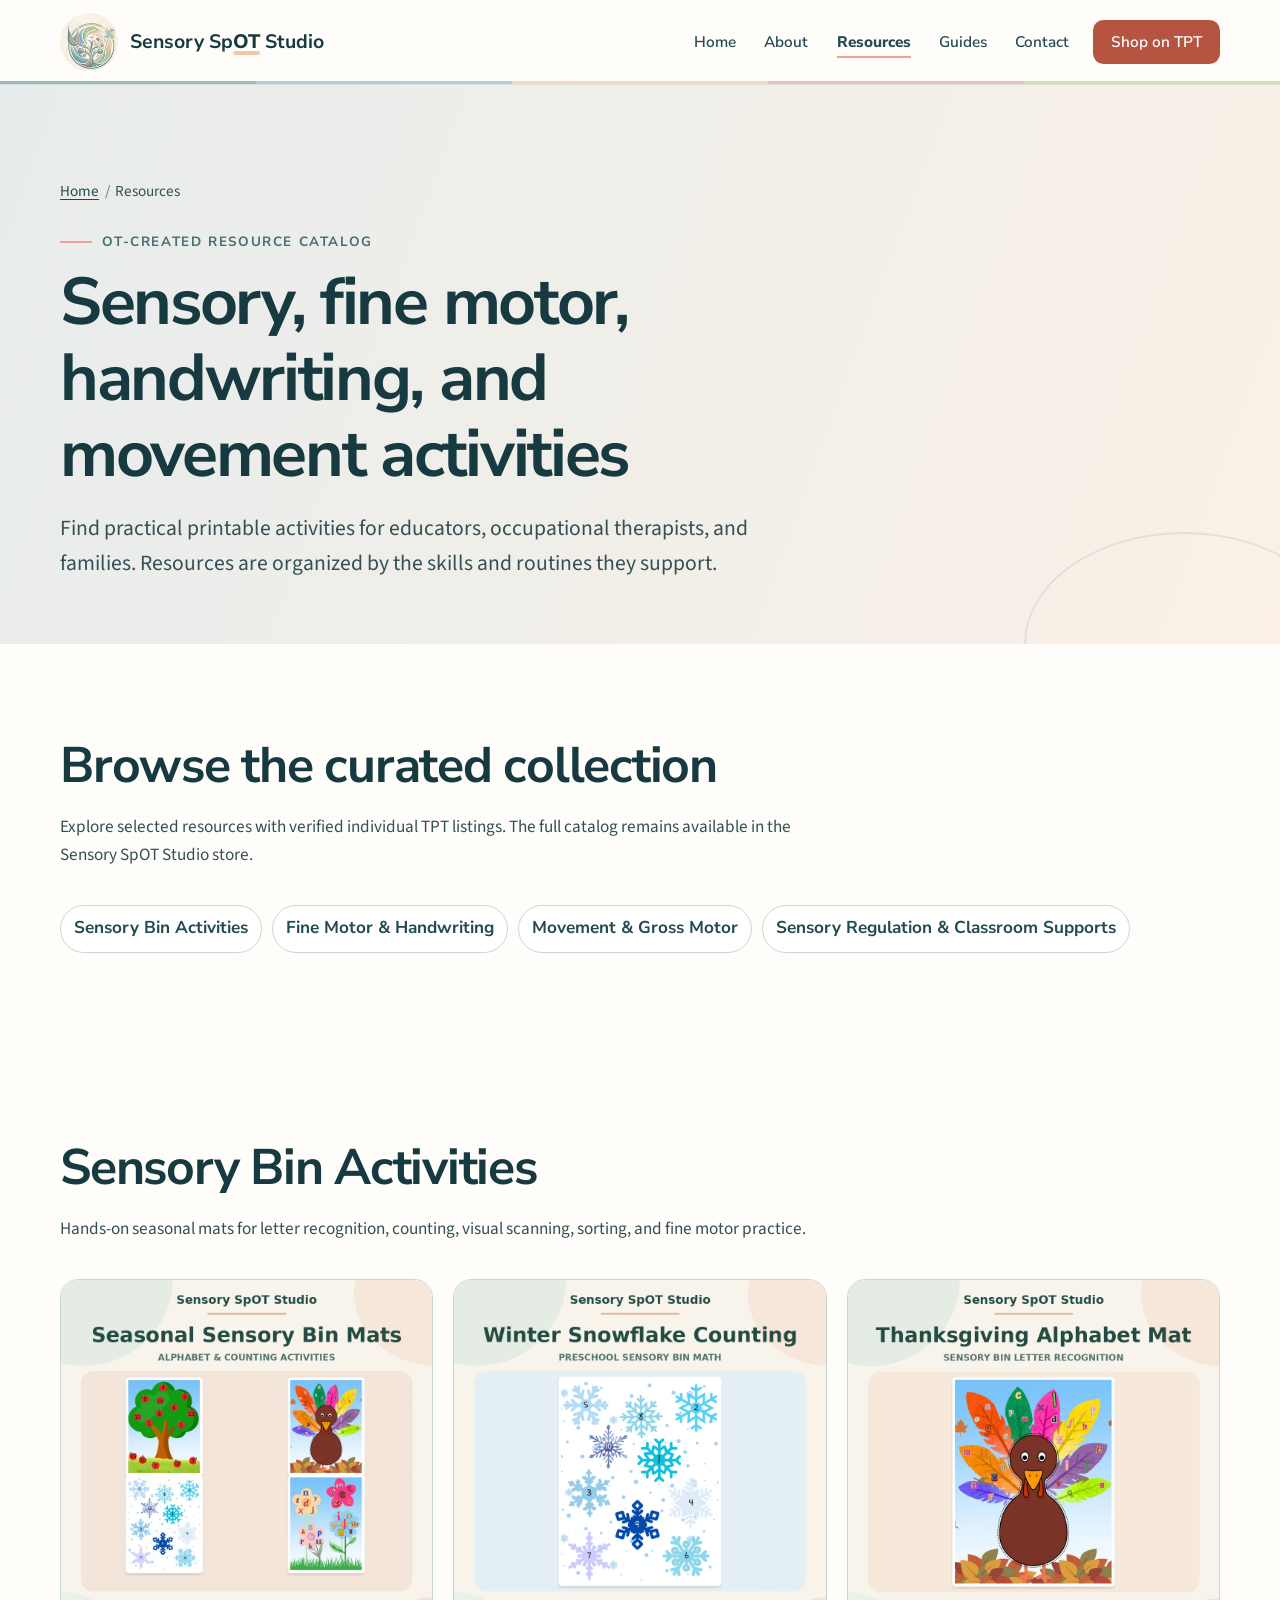
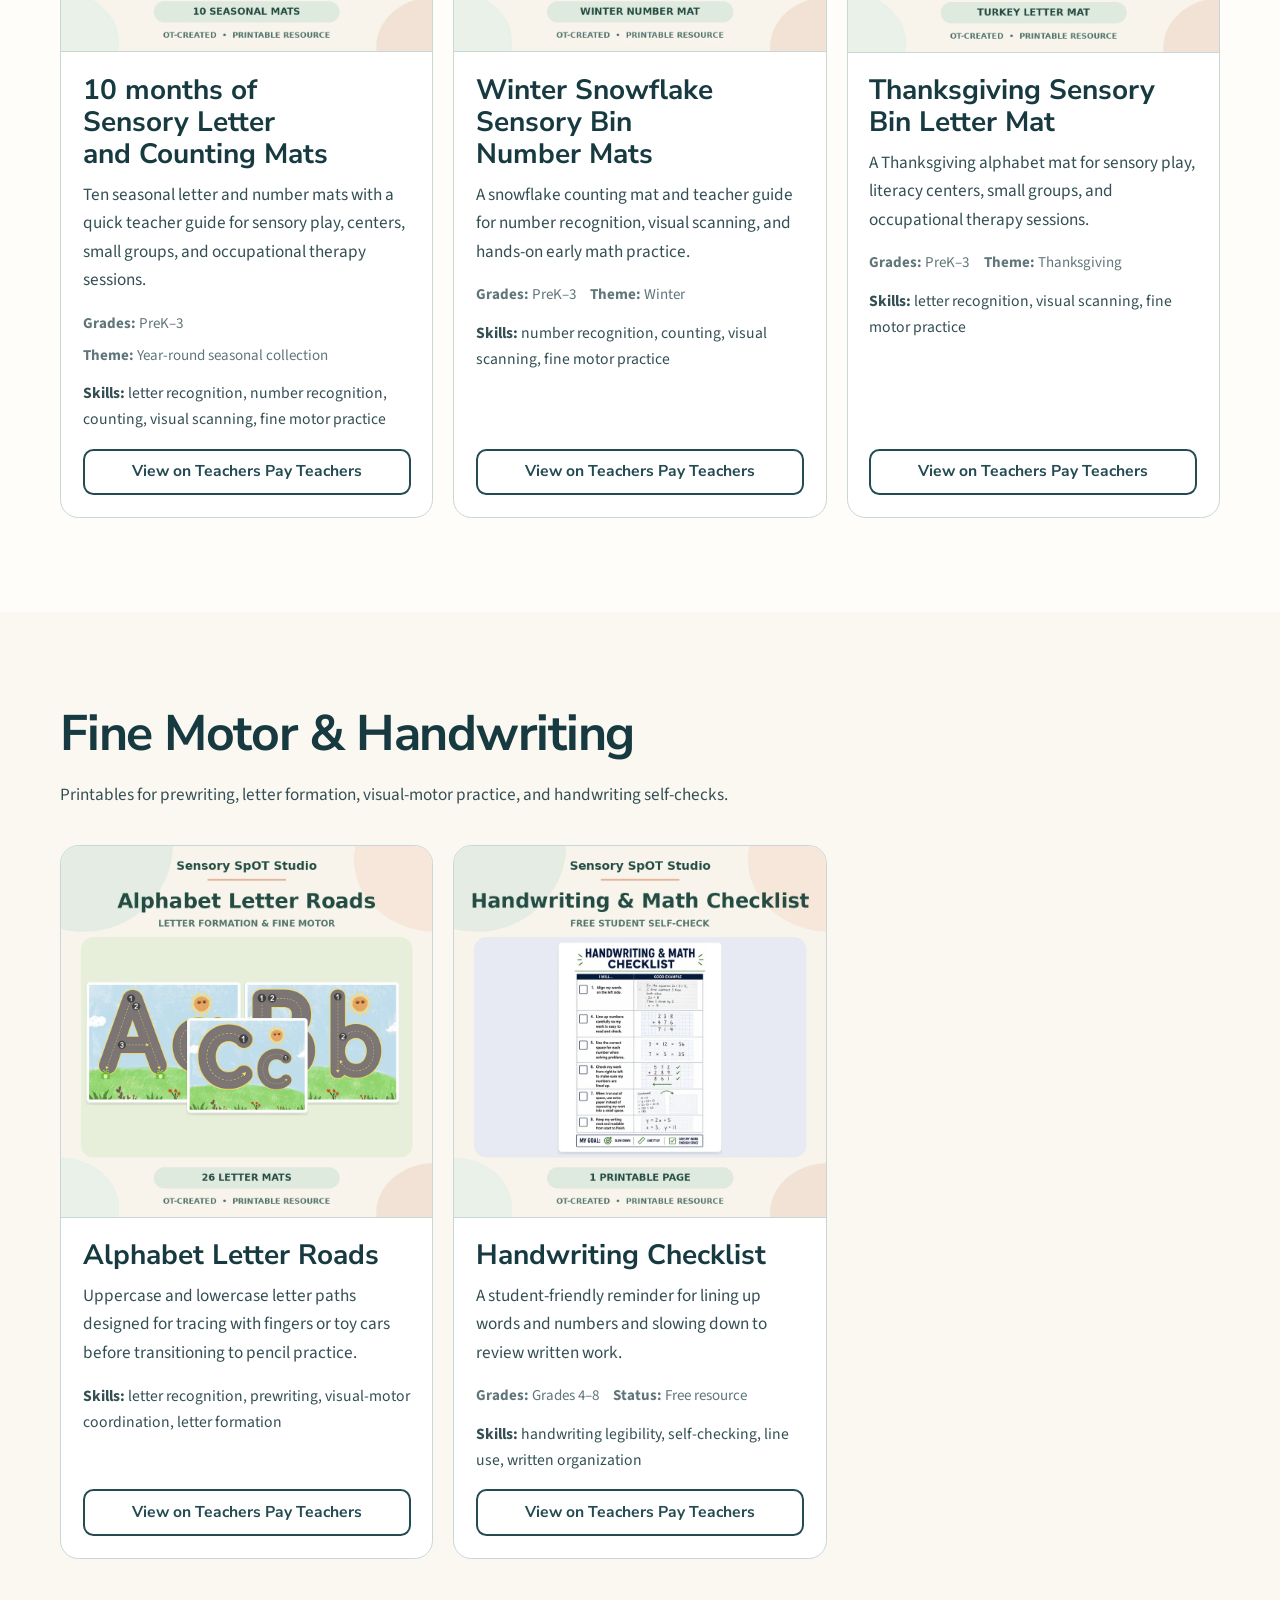
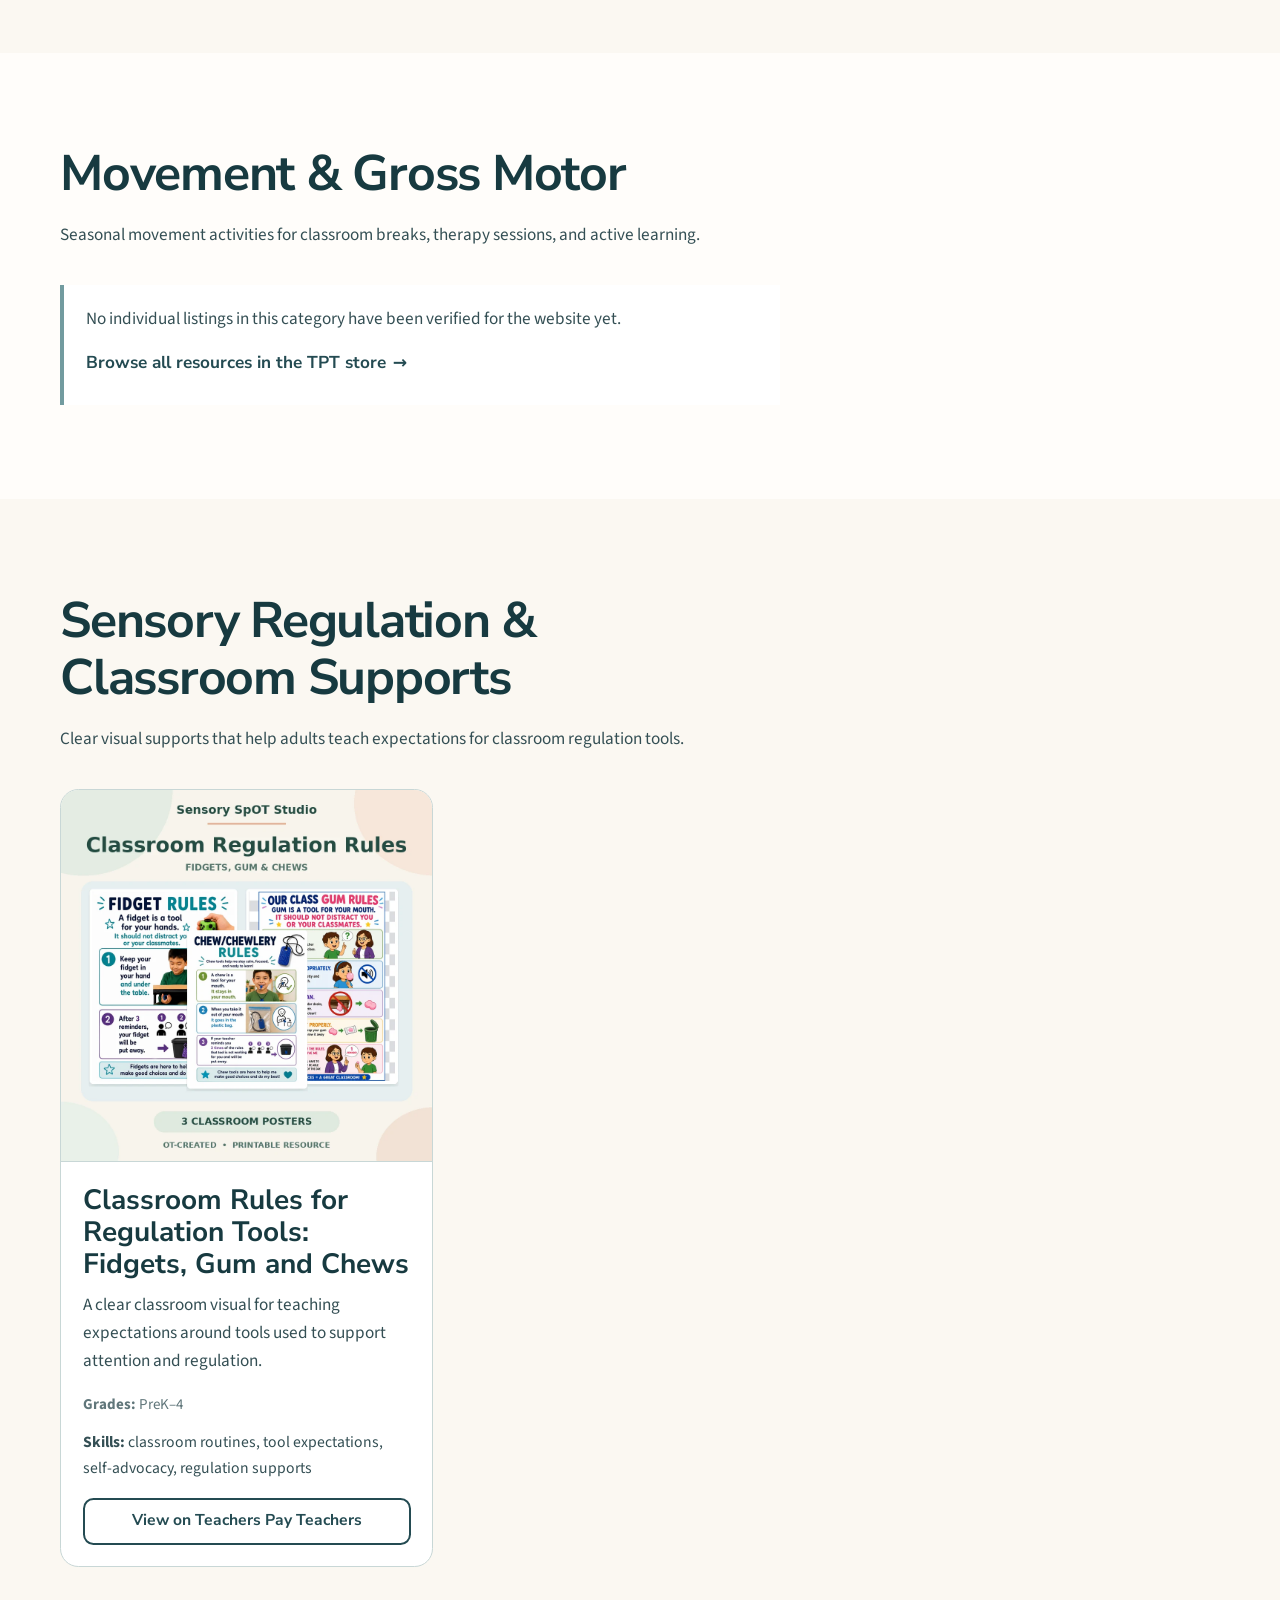
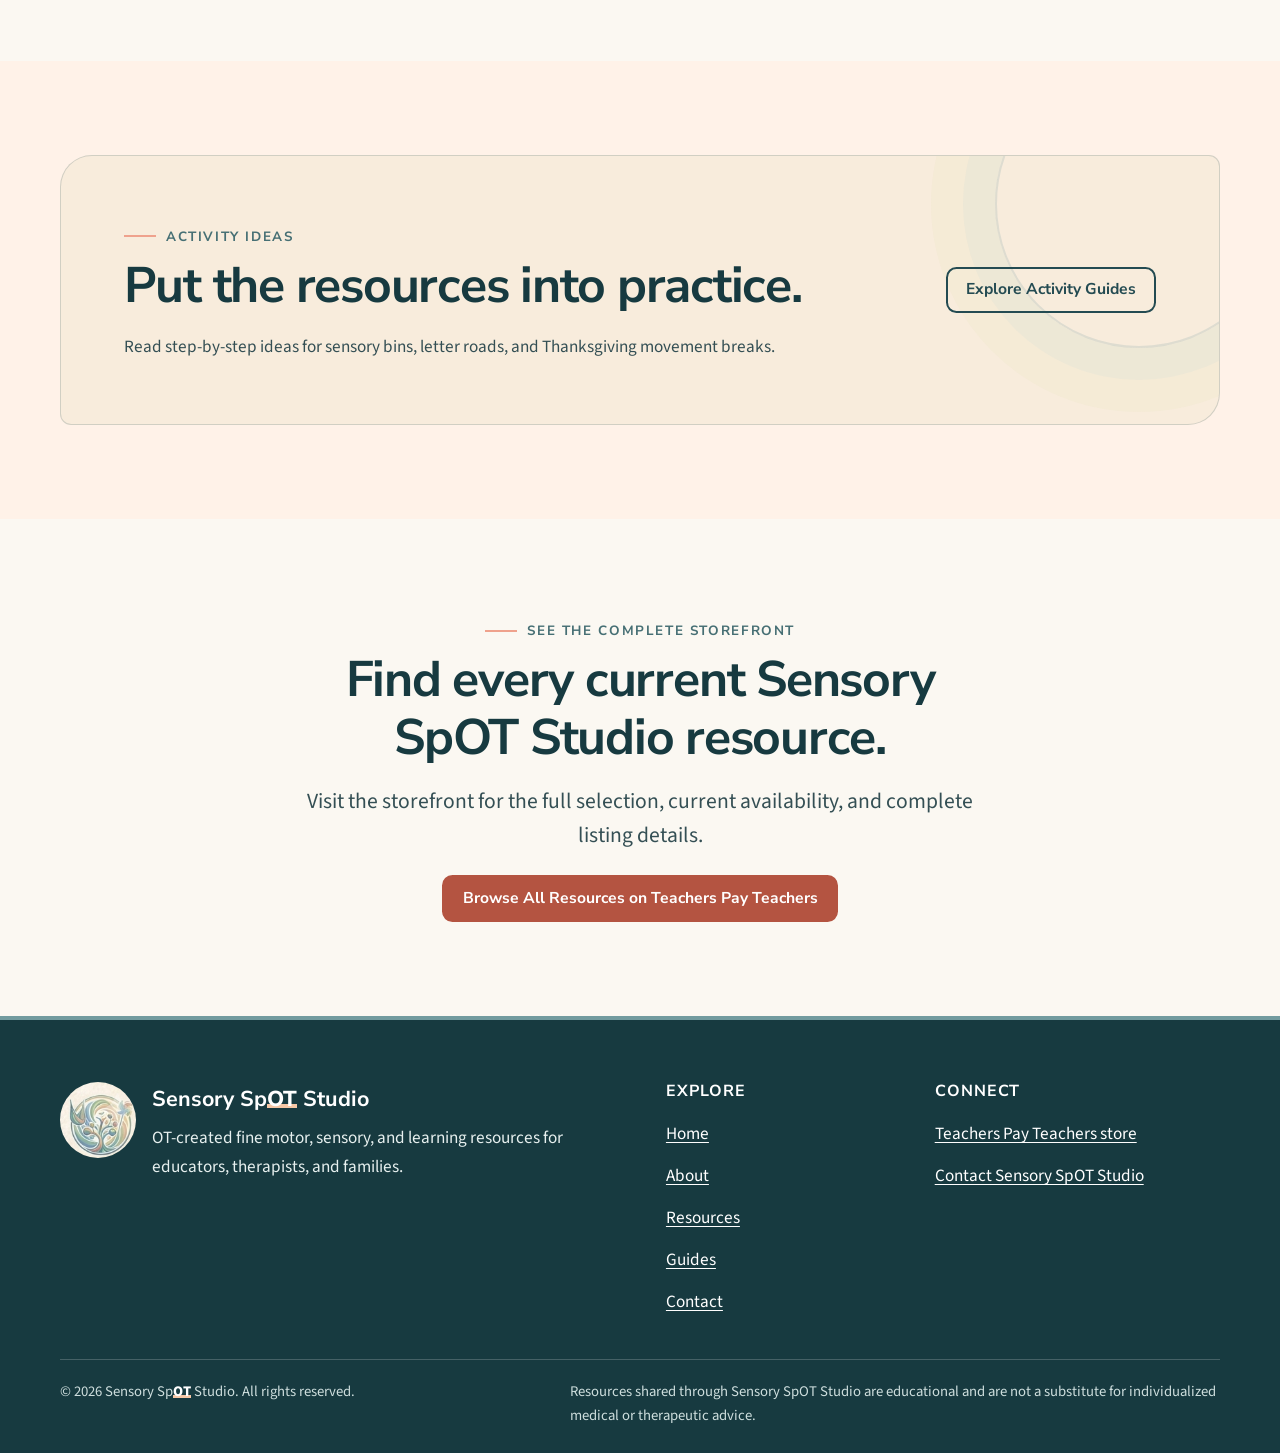
<file: resources.html>
<!doctype html>
<html lang="en">
<head>
  <meta charset="utf-8">
  <meta name="viewport" content="width=device-width, initial-scale=1">
  <title>OT-Created Sensory &amp; Fine Motor Resources | Sensory SpOT Studio</title>
  <meta name="description" content="Explore OT-created sensory bin activities, fine motor printables, handwriting tools, movement activities, and classroom supports.">
  <meta name="robots" content="index,follow,max-image-preview:large">
  <meta name="theme-color" content="#729B9F">
  <link rel="canonical" href="https://www.sensoryspotstudio.com/resources.html">
  <link rel="icon" href="assets/images/brand/favicon.ico" sizes="any">
  <link rel="icon" type="image/png" sizes="32x32" href="assets/images/brand/favicon-32x32.png">
  <link rel="icon" type="image/png" sizes="16x16" href="assets/images/brand/favicon-16x16.png">
  <link rel="apple-touch-icon" sizes="180x180" href="assets/images/brand/apple-touch-icon.png">
  <meta property="og:title" content="OT-Created Sensory &amp; Fine Motor Resources | Sensory SpOT Studio">
  <meta property="og:site_name" content="Sensory SpOT Studio">
  <meta property="og:description" content="Browse sensory bin activities, fine motor and handwriting printables, movement activities, and classroom regulation supports.">
  <meta property="og:type" content="website">
  <meta property="og:url" content="https://www.sensoryspotstudio.com/resources.html">
  <meta property="og:image" content="https://www.sensoryspotstudio.com/assets/images/brand/social-share.png">
  <meta property="og:image:alt" content="Sensory SpOT Studio educational resource brand">
  <meta property="og:image:width" content="1200"><meta property="og:image:height" content="630">
  <meta name="twitter:card" content="summary_large_image">
  <meta name="twitter:title" content="OT-Created Sensory &amp; Fine Motor Resources | Sensory SpOT Studio">
  <meta name="twitter:description" content="Browse practical learning activities and printables for educators, therapists, and families.">
  <meta name="twitter:image" content="https://www.sensoryspotstudio.com/assets/images/brand/social-share.png">
  <meta name="twitter:image:alt" content="Sensory SpOT Studio educational resource brand">
  <link rel="preconnect" href="https://fonts.googleapis.com"><link rel="preconnect" href="https://fonts.gstatic.com" crossorigin>
  <link href="https://fonts.googleapis.com/css2?family=Nunito+Sans:wght@600;700;800&amp;family=Source+Sans+3:wght@400;600&amp;display=swap" rel="stylesheet">
  <link rel="stylesheet" href="assets/css/styles.css">
  <script>document.documentElement.classList.add('js');</script>
  <script type="application/ld+json">
  {"@context":"https://schema.org","@graph":[{"@type":"CollectionPage","@id":"https://www.sensoryspotstudio.com/resources.html#page","name":"Sensory SpOT Studio Resources","url":"https://www.sensoryspotstudio.com/resources.html","description":"OT-created sensory, fine motor, handwriting, movement, and classroom support resources.","isPartOf":{"@id":"https://www.sensoryspotstudio.com/#website"}},{"@type":"BreadcrumbList","itemListElement":[{"@type":"ListItem","position":1,"name":"Home","item":"https://www.sensoryspotstudio.com/"},{"@type":"ListItem","position":2,"name":"Resources","item":"https://www.sensoryspotstudio.com/resources.html"}]}]}
  </script>
</head>
<body>
  <a class="skip-link" href="#main-content">Skip to main content</a>
  <header class="site-header"><div class="container header-inner">
    <a class="brand-link" href="index.html" aria-label="Sensory SpOT Studio home"><img src="assets/images/brand/brand-mark.png" width="110" height="110" alt=""><span class="brand-link__text">Sensory Sp<span class="brand-ot">OT</span> Studio</span></a>
    <button class="nav-toggle" type="button" aria-expanded="false" aria-controls="primary-navigation" aria-label="Open navigation menu" data-nav-toggle><span class="nav-toggle__icon" aria-hidden="true"></span></button>
    <nav class="site-nav" id="primary-navigation" aria-label="Primary navigation" data-nav><ul><li><a href="index.html">Home</a></li><li><a href="about.html">About</a></li><li><a href="resources.html" aria-current="page">Resources</a></li><li><a href="guides/index.html">Guides</a></li><li><a href="contact.html">Contact</a></li><li><a class="button button--coral" href="https://www.teacherspayteachers.com/store/sensory-spot-studio" target="_blank" rel="noopener noreferrer" data-tpt-link>Shop on TPT</a></li></ul></nav>
  </div></header>

  <main id="main-content">
    <header class="page-hero"><div class="container"><nav class="breadcrumb" aria-label="Breadcrumb"><ol><li><a href="index.html">Home</a></li><li aria-current="page">Resources</li></ol></nav><span class="eyebrow">OT-created resource catalog</span><h1>Sensory, fine motor, handwriting, and movement activities</h1><p class="lead">Find practical printable activities for educators, occupational therapists, and families. Resources are organized by the skills and routines they support.</p></div></header>

    <section class="section section--white" aria-labelledby="category-heading"><div class="container"><div class="section-heading"><h2 id="category-heading">Browse the curated collection</h2><p>Explore selected resources with verified individual TPT listings. The full catalog remains available in the Sensory SpOT Studio store.</p></div><!-- PRODUCT_CATEGORY_NAV_START -->
<ul class="category-nav"><li><a href="#sensory-bin">Sensory Bin Activities</a></li><li><a href="#fine-motor-handwriting">Fine Motor &amp; Handwriting</a></li><li><a href="#movement-gross-motor">Movement &amp; Gross Motor</a></li><li><a href="#regulation-classroom">Sensory Regulation &amp; Classroom Supports</a></li></ul>
    <!-- PRODUCT_CATEGORY_NAV_END --></div></section>

    <!-- Product cards below are generated from assets/data/products.json by scripts/generate-product-catalog.mjs. -->
    <!-- PRODUCT_CATALOG_START -->
    <section class="catalog-section section" id="sensory-bin" aria-labelledby="sensory-bin-heading">
      <div class="container">
        <div class="section-heading">
          <h2 id="sensory-bin-heading">Sensory Bin Activities</h2>
          <p>Hands-on seasonal mats for letter recognition, counting, visual scanning, sorting, and fine motor practice.</p>
        </div>
        <div class="product-grid">
        <article class="product-card" id="product-seasonal-sensory-bin-mats">
          <img class="product-card__image" src="assets/images/resources/seasonal-sensory-bin-mats.webp" width="1000" height="1000" loading="lazy" alt="Preview of Seasonal Sensory Bin Mats showing apple tree, turkey, snowflake, and flower letter and counting mats">
          <div class="product-card__body">
            <h3>10 months of Sensory Letter and Counting Mats</h3>
            <p>Ten seasonal letter and number mats with a quick teacher guide for sensory play, centers, small groups, and occupational therapy sessions.</p>
            <div class="product-meta"><span><strong>Grades:</strong> PreK–3</span><span><strong>Theme:</strong> Year-round seasonal collection</span></div>
            <p class="skills"><strong>Skills:</strong> letter recognition, number recognition, counting, visual scanning, fine motor practice</p>
            <a class="button button--secondary" href="https://www.teacherspayteachers.com/Product/10-months-of-Sensory-Letter-and-Counting-Mats-17375066" target="_blank" rel="noopener noreferrer" data-tpt-link data-product-id="seasonal-sensory-bin-mats" data-product-category="sensory-bin" data-destination-type="product">View on Teachers Pay Teachers</a>
          </div>
        </article>
        <article class="product-card" id="product-winter-snowflake-number-mats">
          <img class="product-card__image" src="assets/images/resources/winter-snowflake-number-mats.webp" width="1000" height="1000" loading="lazy" alt="Preview of Winter Snowflake Sensory Bin Number Mats showing numbered blue snowflakes on a counting mat">
          <div class="product-card__body">
            <h3>Winter Snowflake Sensory Bin Number Mats</h3>
            <p>A snowflake counting mat and teacher guide for number recognition, visual scanning, and hands-on early math practice.</p>
            <div class="product-meta"><span><strong>Grades:</strong> PreK–3</span><span><strong>Theme:</strong> Winter</span></div>
            <p class="skills"><strong>Skills:</strong> number recognition, counting, visual scanning, fine motor practice</p>
            <a class="button button--secondary" href="https://www.teacherspayteachers.com/Product/Winter-Snowflake-Sensory-Bin-Number-Mats-17374864" target="_blank" rel="noopener noreferrer" data-tpt-link data-product-id="winter-snowflake-number-mats" data-product-category="sensory-bin" data-destination-type="product">View on Teachers Pay Teachers</a>
          </div>
        </article>
        <article class="product-card" id="product-thanksgiving-letter-mat">
          <img class="product-card__image" src="assets/images/resources/thanksgiving-sensory-bin-letter-mat.webp" width="1000" height="1000" loading="lazy" alt="Preview of Thanksgiving Sensory Bin Letter Mat showing a turkey with colorful lettered feathers">
          <div class="product-card__body">
            <h3>Thanksgiving Sensory Bin Letter Mat</h3>
            <p>A Thanksgiving alphabet mat for sensory play, literacy centers, small groups, and occupational therapy sessions.</p>
            <div class="product-meta"><span><strong>Grades:</strong> PreK–3</span><span><strong>Theme:</strong> Thanksgiving</span></div>
            <p class="skills"><strong>Skills:</strong> letter recognition, visual scanning, fine motor practice</p>
            <a class="button button--secondary" href="https://www.teacherspayteachers.com/Product/Thanksgiving-Sensory-Bin-Letter-Mat-17374777" target="_blank" rel="noopener noreferrer" data-tpt-link data-product-id="thanksgiving-letter-mat" data-product-category="sensory-bin" data-destination-type="product">View on Teachers Pay Teachers</a>
          </div>
        </article>
        </div>
      </div>
    </section>

    <section class="catalog-section section" id="fine-motor-handwriting" aria-labelledby="fine-motor-handwriting-heading">
      <div class="container">
        <div class="section-heading">
          <h2 id="fine-motor-handwriting-heading">Fine Motor &amp; Handwriting</h2>
          <p>Printables for prewriting, letter formation, visual-motor practice, and handwriting self-checks.</p>
        </div>
        <div class="product-grid">
        <article class="product-card" id="product-alphabet-letter-roads">
          <img class="product-card__image" src="assets/images/resources/alphabet-letter-roads.webp" width="1000" height="1000" loading="lazy" alt="Preview of Alphabet Letter Roads showing uppercase and lowercase A, B, and C road paths">
          <div class="product-card__body">
            <h3>Alphabet Letter Roads</h3>
            <p>Uppercase and lowercase letter paths designed for tracing with fingers or toy cars before transitioning to pencil practice.</p>
            <p class="skills"><strong>Skills:</strong> letter recognition, prewriting, visual-motor coordination, letter formation</p>
            <a class="button button--secondary" href="https://www.teacherspayteachers.com/Product/Alphabet-Letter-Roads-Multi-Sensory-Letter-Formation-Visual-Motor-Activity-18123756" target="_blank" rel="noopener noreferrer" data-tpt-link data-product-id="alphabet-letter-roads" data-product-category="fine-motor-handwriting" data-destination-type="product">View on Teachers Pay Teachers</a>
          </div>
        </article>
        <article class="product-card" id="product-handwriting-checklist">
          <img class="product-card__image" src="assets/images/resources/handwriting-checklist.webp" width="1000" height="1000" loading="lazy" alt="Preview of the Handwriting and Math Checklist printable with alignment and self-check examples">
          <div class="product-card__body">
            <h3>Handwriting Checklist</h3>
            <p>A student-friendly reminder for lining up words and numbers and slowing down to review written work.</p>
            <div class="product-meta"><span><strong>Grades:</strong> Grades 4–8</span><span><strong>Status:</strong> Free resource</span></div>
            <p class="skills"><strong>Skills:</strong> handwriting legibility, self-checking, line use, written organization</p>
            <a class="button button--secondary" href="https://www.teacherspayteachers.com/Product/FREE-Handwriting-Alignment-Checklist-Student-Self-Check-Grades-48-17578341" target="_blank" rel="noopener noreferrer" data-tpt-link data-product-id="handwriting-checklist" data-product-category="fine-motor-handwriting" data-destination-type="product">View on Teachers Pay Teachers</a>
          </div>
        </article>
        </div>
      </div>
    </section>

    <section class="catalog-section section" id="movement-gross-motor" aria-labelledby="movement-gross-motor-heading">
      <div class="container">
        <div class="section-heading">
          <h2 id="movement-gross-motor-heading">Movement &amp; Gross Motor</h2>
          <p>Seasonal movement activities for classroom breaks, therapy sessions, and active learning.</p>
        </div>
        <div class="category-empty">
          <p>No individual listings in this category have been verified for the website yet.</p>
          <a class="text-link" href="https://www.teacherspayteachers.com/store/sensory-spot-studio" target="_blank" rel="noopener noreferrer" data-tpt-link data-product-category="movement-gross-motor" data-destination-type="storefront">Browse all resources in the TPT store</a>
        </div>
      </div>
    </section>

    <section class="catalog-section section" id="regulation-classroom" aria-labelledby="regulation-classroom-heading">
      <div class="container">
        <div class="section-heading">
          <h2 id="regulation-classroom-heading">Sensory Regulation &amp; Classroom Supports</h2>
          <p>Clear visual supports that help adults teach expectations for classroom regulation tools.</p>
        </div>
        <div class="product-grid">
        <article class="product-card" id="product-classroom-regulation-tool-rules">
          <img class="product-card__image" src="assets/images/resources/classroom-regulation-tools.webp" width="1000" height="1000" loading="lazy" alt="Preview of classroom regulation rule posters for fidgets, gum, and chew tools">
          <div class="product-card__body">
            <h3>Classroom Rules for Regulation Tools: Fidgets, Gum and Chews</h3>
            <p>A clear classroom visual for teaching expectations around tools used to support attention and regulation.</p>
            <div class="product-meta"><span><strong>Grades:</strong> PreK–4</span></div>
            <p class="skills"><strong>Skills:</strong> classroom routines, tool expectations, self-advocacy, regulation supports</p>
            <a class="button button--secondary" href="https://www.teacherspayteachers.com/Product/Classroom-Rules-for-Regulation-Tools-Fidgets-Gum-and-Chews-17550740" target="_blank" rel="noopener noreferrer" data-tpt-link data-product-id="classroom-regulation-tool-rules" data-product-category="regulation-classroom" data-destination-type="product">View on Teachers Pay Teachers</a>
          </div>
        </article>
        </div>
      </div>
    </section>
    <!-- PRODUCT_CATALOG_END -->

    <section class="section section--peach" aria-labelledby="guides-heading"><div class="container tpt-promo"><div class="tpt-promo__inner"><div><span class="eyebrow">Activity ideas</span><h2 id="guides-heading">Put the resources into practice.</h2><p>Read step-by-step ideas for sensory bins, letter roads, and Thanksgiving movement breaks.</p></div><a class="button button--secondary" href="guides/index.html">Explore Activity Guides</a></div></div></section>
    <section class="section" aria-labelledby="resource-cta-heading"><div class="container closing-cta reading-width"><span class="eyebrow">See the complete storefront</span><h2 id="resource-cta-heading">Find every current Sensory SpOT Studio resource.</h2><p class="lead">Visit the storefront for the full selection, current availability, and complete listing details.</p><a class="button button--coral" href="https://www.teacherspayteachers.com/store/sensory-spot-studio" target="_blank" rel="noopener noreferrer" data-tpt-link data-destination-type="storefront">Browse All Resources on Teachers Pay Teachers</a></div></section>
  </main>

  <footer class="site-footer"><div class="container"><div class="footer-grid"><div class="footer-brand"><img src="assets/images/brand/brand-mark.png" width="110" height="110" loading="lazy" alt="Sensory SpOT Studio organic botanical brand mark"><div><strong>Sensory Sp<span class="brand-ot">OT</span> Studio</strong><p>OT-created fine motor, sensory, and learning resources for educators, therapists, and families.</p></div></div><nav aria-label="Footer navigation"><h2>Explore</h2><ul class="footer-links"><li><a href="index.html">Home</a></li><li><a href="about.html">About</a></li><li><a href="resources.html">Resources</a></li><li><a href="guides/index.html">Guides</a></li><li><a href="contact.html">Contact</a></li></ul></nav><div><h2>Connect</h2><ul class="footer-links"><li><a href="https://www.teacherspayteachers.com/store/sensory-spot-studio" target="_blank" rel="noopener noreferrer" data-tpt-link>Teachers Pay Teachers store</a></li><li><a href="contact.html">Contact Sensory SpOT Studio</a></li></ul></div></div><div class="footer-bottom"><p>&copy; <span data-current-year>2026</span> Sensory Sp<span class="brand-ot">OT</span> Studio. All rights reserved.</p><p class="footer-disclaimer">Resources shared through Sensory SpOT Studio are educational and are not a substitute for individualized medical or therapeutic advice.</p></div></div></footer>
  <script src="assets/js/site-config.js"></script><script src="assets/js/main.js" defer></script>
</body>
</html>
</file>
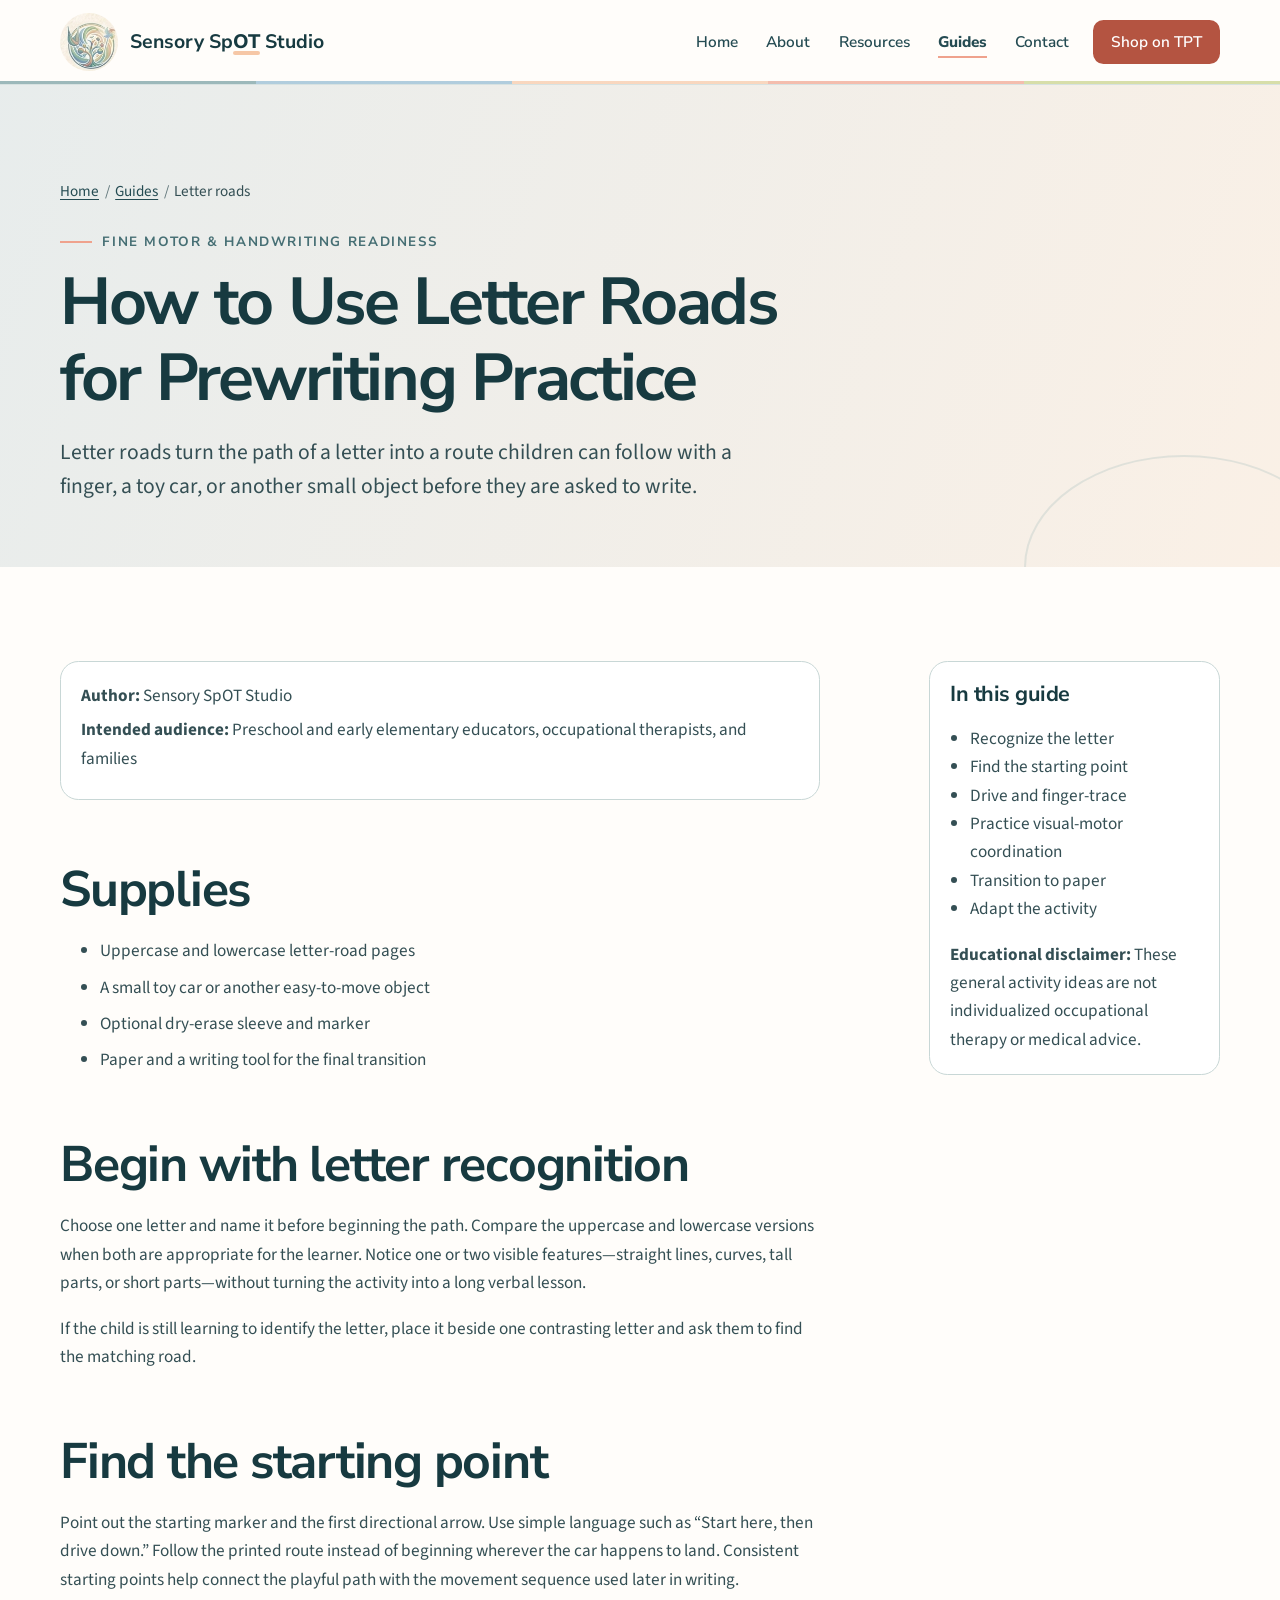
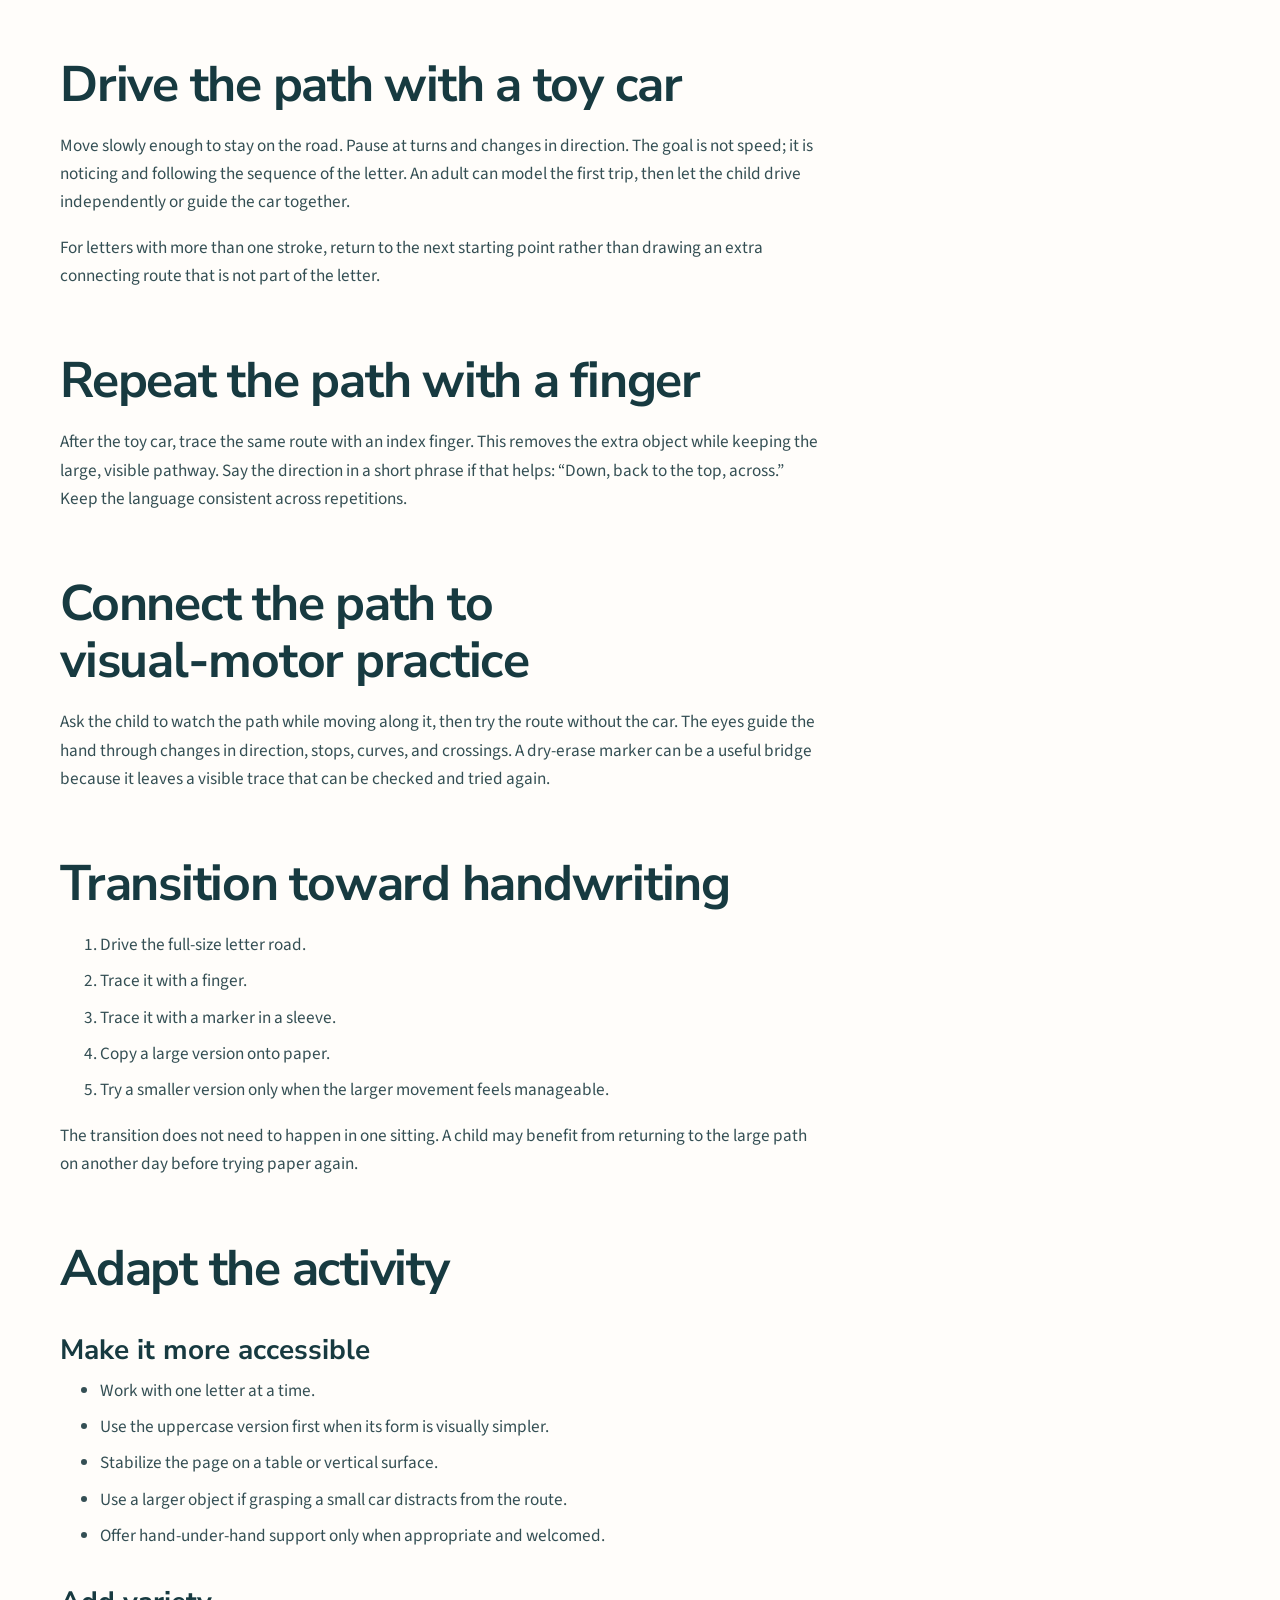
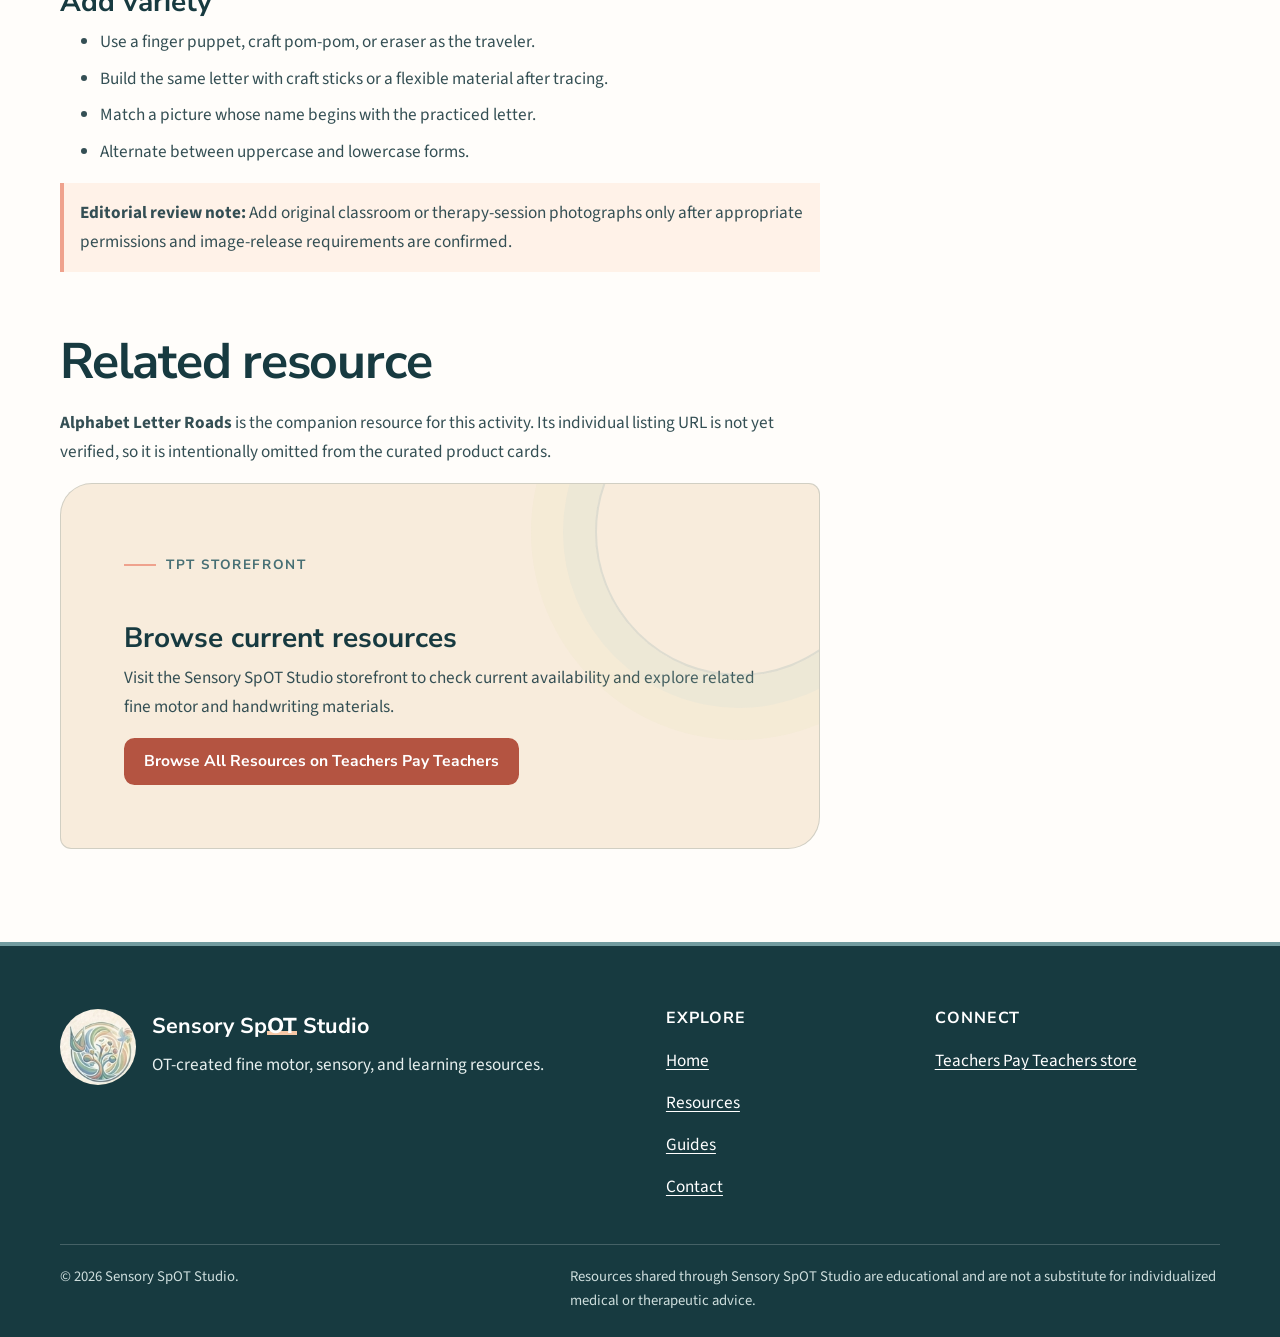
<file: guides/letter-roads-prewriting-practice.html>
<!doctype html><html lang="en"><head>
  <meta charset="utf-8"><meta name="viewport" content="width=device-width, initial-scale=1"><title>How to Use Letter Roads for Prewriting Practice | Sensory SpOT Studio</title><meta name="description" content="Use alphabet letter roads with toy cars and fingers to practice letter recognition, direction, visual-motor coordination, and prewriting."><meta name="robots" content="index,follow,max-image-preview:large"><meta name="theme-color" content="#729B9F"><link rel="canonical" href="https://www.sensoryspotstudio.com/guides/letter-roads-prewriting-practice.html">
  <link rel="icon" href="../assets/images/brand/favicon.ico" sizes="any"><link rel="icon" type="image/png" sizes="32x32" href="../assets/images/brand/favicon-32x32.png"><link rel="apple-touch-icon" sizes="180x180" href="../assets/images/brand/apple-touch-icon.png">
  <meta property="og:title" content="How to Use Letter Roads for Prewriting Practice"><meta property="og:site_name" content="Sensory SpOT Studio"><meta property="og:description" content="Practical letter-road activities for preschool letter formation and visual-motor practice."><meta property="og:type" content="article"><meta property="og:url" content="https://www.sensoryspotstudio.com/guides/letter-roads-prewriting-practice.html"><meta property="og:image" content="https://www.sensoryspotstudio.com/assets/images/brand/social-share.png"><meta property="og:image:alt" content="Sensory SpOT Studio educational resource brand"><meta property="og:image:width" content="1200"><meta property="og:image:height" content="630"><meta property="article:published_time" content="2026-10-30">
  <meta name="twitter:card" content="summary_large_image"><meta name="twitter:title" content="How to Use Letter Roads for Prewriting Practice"><meta name="twitter:description" content="Practical letter-road activities for letter formation and visual-motor practice."><meta name="twitter:image" content="https://www.sensoryspotstudio.com/assets/images/brand/social-share.png"><meta name="twitter:image:alt" content="Sensory SpOT Studio educational resource brand">
  <link rel="preconnect" href="https://fonts.googleapis.com"><link rel="preconnect" href="https://fonts.gstatic.com" crossorigin><link href="https://fonts.googleapis.com/css2?family=Nunito+Sans:wght@600;700;800&amp;family=Source+Sans+3:wght@400;600&amp;display=swap" rel="stylesheet"><link rel="stylesheet" href="../assets/css/styles.css"><script>document.documentElement.classList.add('js');</script>
  <script type="application/ld+json">{"@context":"https://schema.org","@graph":[{"@type":"Article","headline":"How to Use Letter Roads for Prewriting Practice","description":"Practical letter-road activities for letter recognition, directional paths, visual-motor coordination, and prewriting.","datePublished":"2026-10-30","dateModified":"2026-10-30","mainEntityOfPage":"https://www.sensoryspotstudio.com/guides/letter-roads-prewriting-practice.html","author":{"@type":"Organization","name":"Sensory SpOT Studio","url":"https://www.sensoryspotstudio.com/"},"publisher":{"@id":"https://www.sensoryspotstudio.com/#organization"},"image":"https://www.sensoryspotstudio.com/assets/images/brand/social-share.png"},{"@type":"BreadcrumbList","itemListElement":[{"@type":"ListItem","position":1,"name":"Home","item":"https://www.sensoryspotstudio.com/"},{"@type":"ListItem","position":2,"name":"Guides","item":"https://www.sensoryspotstudio.com/guides/"},{"@type":"ListItem","position":3,"name":"Letter Roads for Prewriting","item":"https://www.sensoryspotstudio.com/guides/letter-roads-prewriting-practice.html"}]}]}</script>
</head><body>
  <a class="skip-link" href="#main-content">Skip to main content</a><header class="site-header"><div class="container header-inner"><a class="brand-link" href="../index.html" aria-label="Sensory SpOT Studio home"><img src="../assets/images/brand/brand-mark.png" width="110" height="110" alt=""><span class="brand-link__text">Sensory Sp<span class="brand-ot">OT</span> Studio</span></a><button class="nav-toggle" type="button" aria-expanded="false" aria-controls="primary-navigation" aria-label="Open navigation menu" data-nav-toggle><span class="nav-toggle__icon" aria-hidden="true"></span></button><nav class="site-nav" id="primary-navigation" aria-label="Primary navigation" data-nav><ul><li><a href="../index.html">Home</a></li><li><a href="../about.html">About</a></li><li><a href="../resources.html">Resources</a></li><li><a href="index.html" aria-current="page">Guides</a></li><li><a href="../contact.html">Contact</a></li><li><a class="button button--coral" href="https://www.teacherspayteachers.com/store/sensory-spot-studio" target="_blank" rel="noopener noreferrer" data-tpt-link>Shop on TPT</a></li></ul></nav></div></header>
  <main id="main-content"><header class="page-hero"><div class="container"><nav class="breadcrumb" aria-label="Breadcrumb"><ol><li><a href="../index.html">Home</a></li><li><a href="index.html">Guides</a></li><li aria-current="page">Letter roads</li></ol></nav><span class="eyebrow">Fine motor &amp; handwriting readiness</span><h1>How to Use Letter Roads for Prewriting Practice</h1><p class="lead">Letter roads turn the path of a letter into a route children can follow with a finger, a toy car, or another small object before they are asked to write.</p></div></header>
    <section class="section section--white"><div class="container article-layout"><article class="article-body"><div class="article-meta"><p><strong>Author:</strong> Sensory SpOT Studio</p><p><strong>Intended audience:</strong> Preschool and early elementary educators, occupational therapists, and families</p></div>
      <h2>Supplies</h2><ul><li>Uppercase and lowercase letter-road pages</li><li>A small toy car or another easy-to-move object</li><li>Optional dry-erase sleeve and marker</li><li>Paper and a writing tool for the final transition</li></ul>
      <h2>Begin with letter recognition</h2><p>Choose one letter and name it before beginning the path. Compare the uppercase and lowercase versions when both are appropriate for the learner. Notice one or two visible features—straight lines, curves, tall parts, or short parts—without turning the activity into a long verbal lesson.</p><p>If the child is still learning to identify the letter, place it beside one contrasting letter and ask them to find the matching road.</p>
      <h2>Find the starting point</h2><p>Point out the starting marker and the first directional arrow. Use simple language such as “Start here, then drive down.” Follow the printed route instead of beginning wherever the car happens to land. Consistent starting points help connect the playful path with the movement sequence used later in writing.</p>
      <h2>Drive the path with a toy car</h2><p>Move slowly enough to stay on the road. Pause at turns and changes in direction. The goal is not speed; it is noticing and following the sequence of the letter. An adult can model the first trip, then let the child drive independently or guide the car together.</p><p>For letters with more than one stroke, return to the next starting point rather than drawing an extra connecting route that is not part of the letter.</p>
      <h2>Repeat the path with a finger</h2><p>After the toy car, trace the same route with an index finger. This removes the extra object while keeping the large, visible pathway. Say the direction in a short phrase if that helps: “Down, back to the top, across.” Keep the language consistent across repetitions.</p>
      <h2>Connect the path to visual-motor practice</h2><p>Ask the child to watch the path while moving along it, then try the route without the car. The eyes guide the hand through changes in direction, stops, curves, and crossings. A dry-erase marker can be a useful bridge because it leaves a visible trace that can be checked and tried again.</p>
      <h2>Transition toward handwriting</h2><ol><li>Drive the full-size letter road.</li><li>Trace it with a finger.</li><li>Trace it with a marker in a sleeve.</li><li>Copy a large version onto paper.</li><li>Try a smaller version only when the larger movement feels manageable.</li></ol><p>The transition does not need to happen in one sitting. A child may benefit from returning to the large path on another day before trying paper again.</p>
      <h2>Adapt the activity</h2><h3>Make it more accessible</h3><ul><li>Work with one letter at a time.</li><li>Use the uppercase version first when its form is visually simpler.</li><li>Stabilize the page on a table or vertical surface.</li><li>Use a larger object if grasping a small car distracts from the route.</li><li>Offer hand-under-hand support only when appropriate and welcomed.</li></ul><h3>Add variety</h3><ul><li>Use a finger puppet, craft pom-pom, or eraser as the traveler.</li><li>Build the same letter with craft sticks or a flexible material after tracing.</li><li>Match a picture whose name begins with the practiced letter.</li><li>Alternate between uppercase and lowercase forms.</li></ul>
      <p class="editorial-note"><strong>Editorial review note:</strong> Add original classroom or therapy-session photographs only after appropriate permissions and image-release requirements are confirmed.</p>
      <h2>Related resource</h2><p><strong>Alphabet Letter Roads</strong> is the companion resource for this activity. Its individual listing URL is not yet verified, so it is intentionally omitted from the curated product cards.</p><div class="tpt-promo"><span class="eyebrow">TPT storefront</span><h3>Browse current resources</h3><p>Visit the Sensory SpOT Studio storefront to check current availability and explore related fine motor and handwriting materials.</p><a class="button button--coral" href="https://www.teacherspayteachers.com/store/sensory-spot-studio" target="_blank" rel="noopener noreferrer" data-tpt-link data-destination-type="storefront">Browse All Resources on Teachers Pay Teachers</a></div>
    </article><aside class="article-aside" aria-labelledby="contents-heading"><h2 id="contents-heading">In this guide</h2><ul><li>Recognize the letter</li><li>Find the starting point</li><li>Drive and finger-trace</li><li>Practice visual-motor coordination</li><li>Transition to paper</li><li>Adapt the activity</li></ul><p><strong>Educational disclaimer:</strong> These general activity ideas are not individualized occupational therapy or medical advice.</p></aside></div></section>
  </main><footer class="site-footer"><div class="container"><div class="footer-grid"><div class="footer-brand"><img src="../assets/images/brand/brand-mark.png" width="110" height="110" loading="lazy" alt="Sensory SpOT Studio organic botanical brand mark"><div><strong>Sensory Sp<span class="brand-ot">OT</span> Studio</strong><p>OT-created fine motor, sensory, and learning resources.</p></div></div><nav aria-label="Footer navigation"><h2>Explore</h2><ul class="footer-links"><li><a href="../index.html">Home</a></li><li><a href="../resources.html">Resources</a></li><li><a href="index.html">Guides</a></li><li><a href="../contact.html">Contact</a></li></ul></nav><div><h2>Connect</h2><ul class="footer-links"><li><a href="https://www.teacherspayteachers.com/store/sensory-spot-studio" target="_blank" rel="noopener noreferrer" data-tpt-link>Teachers Pay Teachers store</a></li></ul></div></div><div class="footer-bottom"><p>&copy; <span data-current-year>2026</span> Sensory SpOT Studio.</p><p class="footer-disclaimer">Resources shared through Sensory SpOT Studio are educational and are not a substitute for individualized medical or therapeutic advice.</p></div></div></footer><script src="../assets/js/site-config.js"></script><script src="../assets/js/main.js" defer></script>
</body></html>
</file>
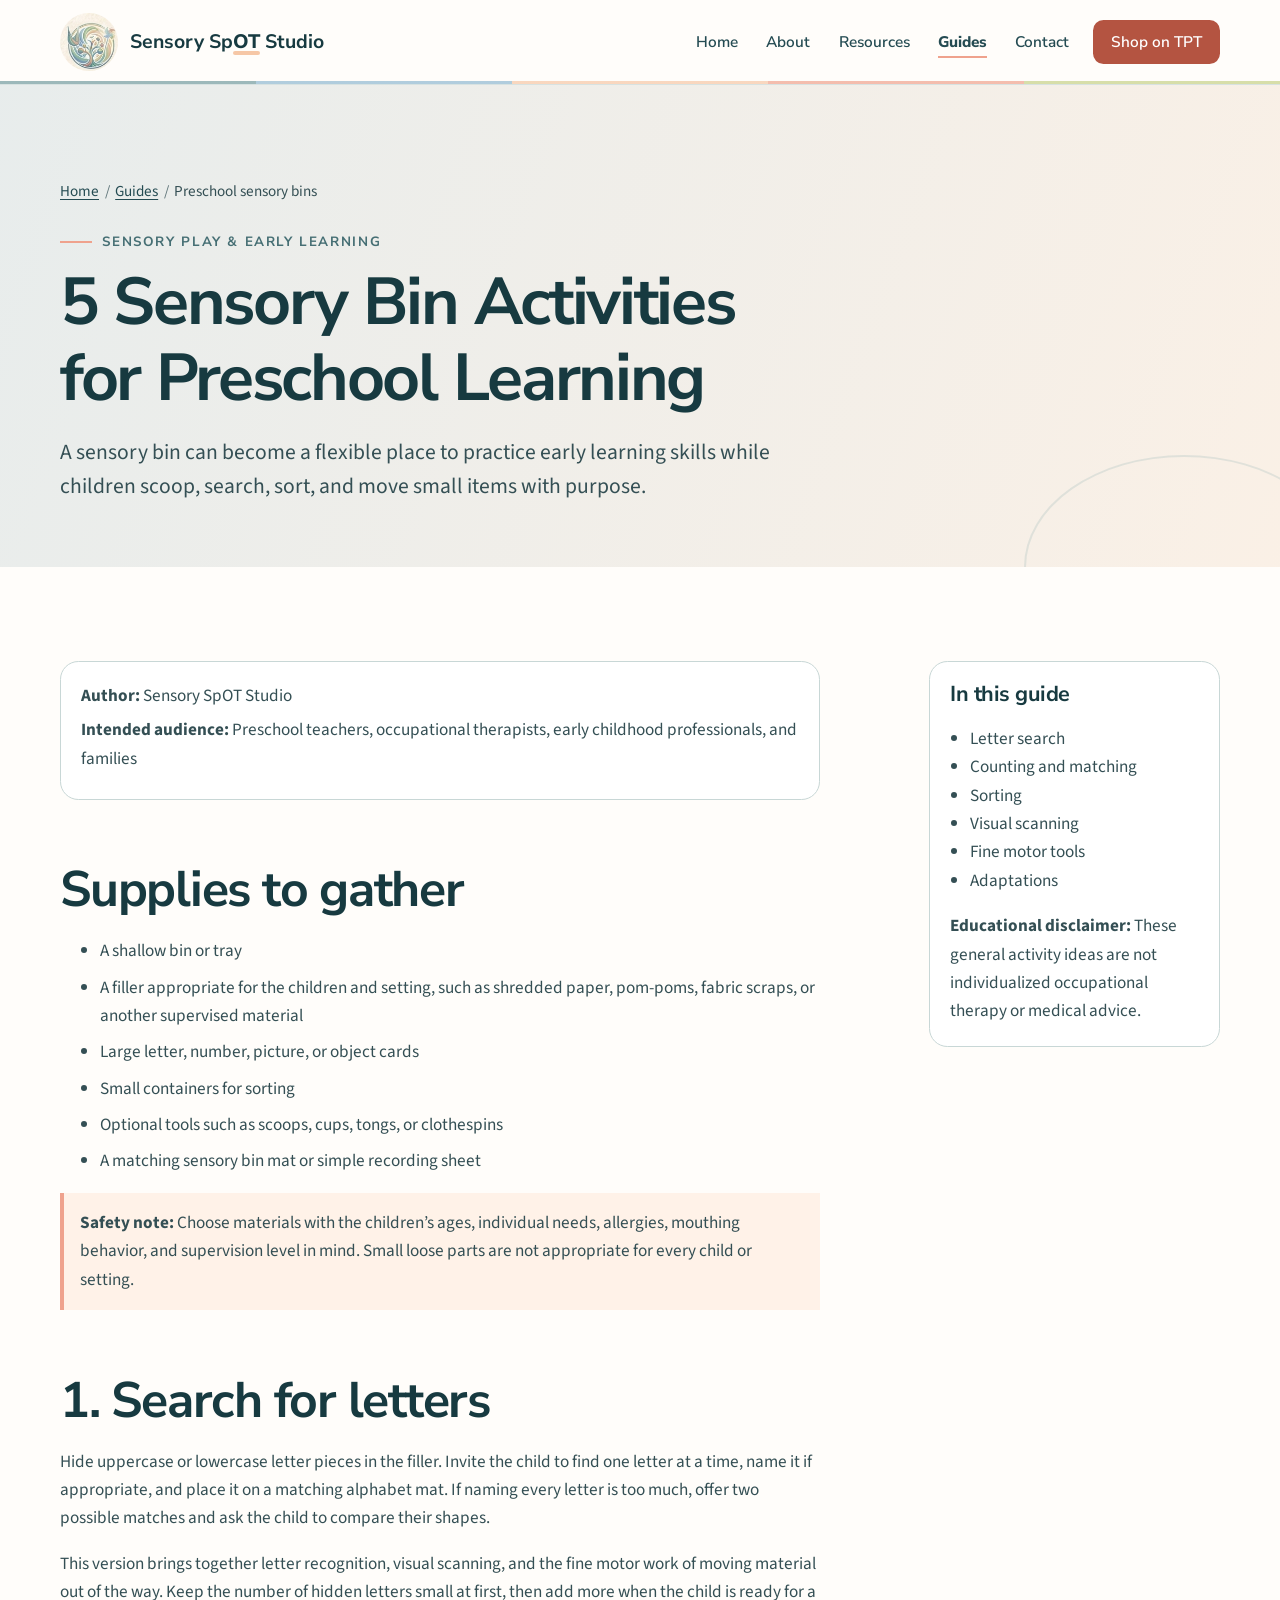
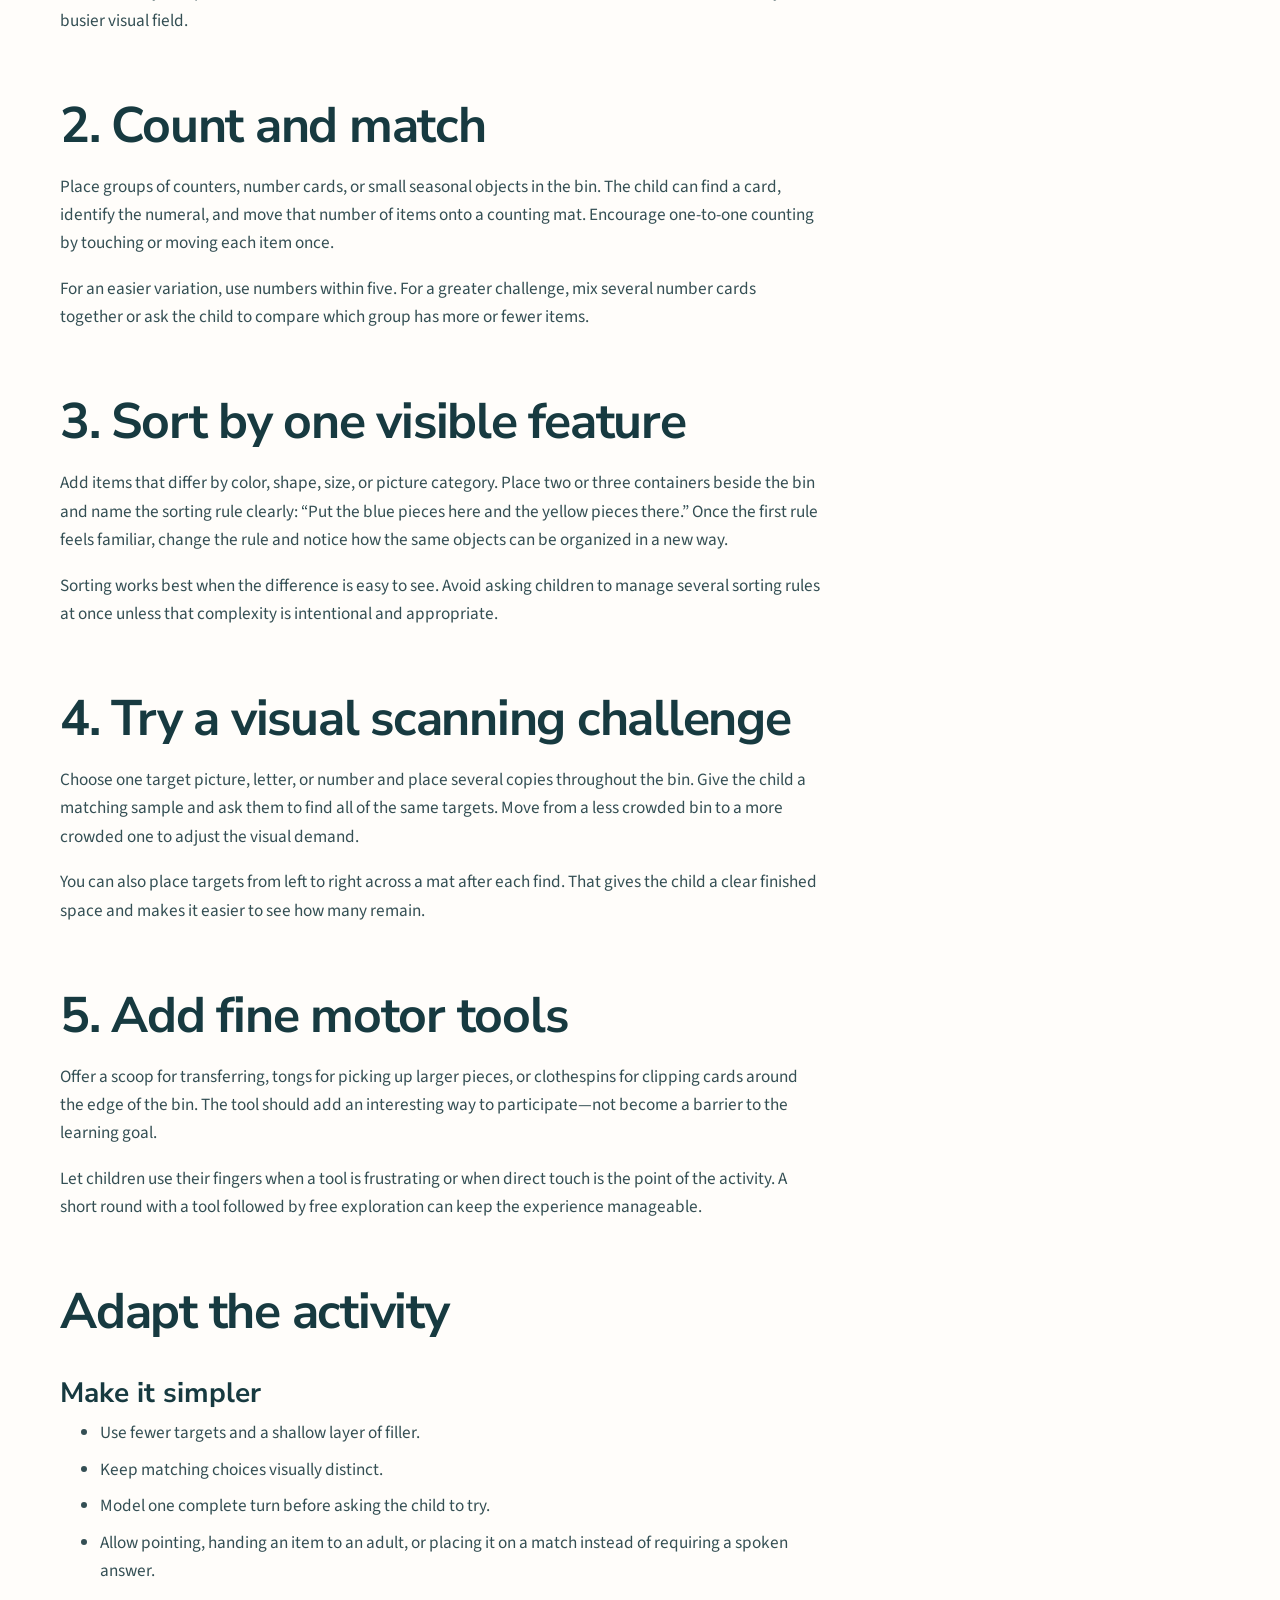
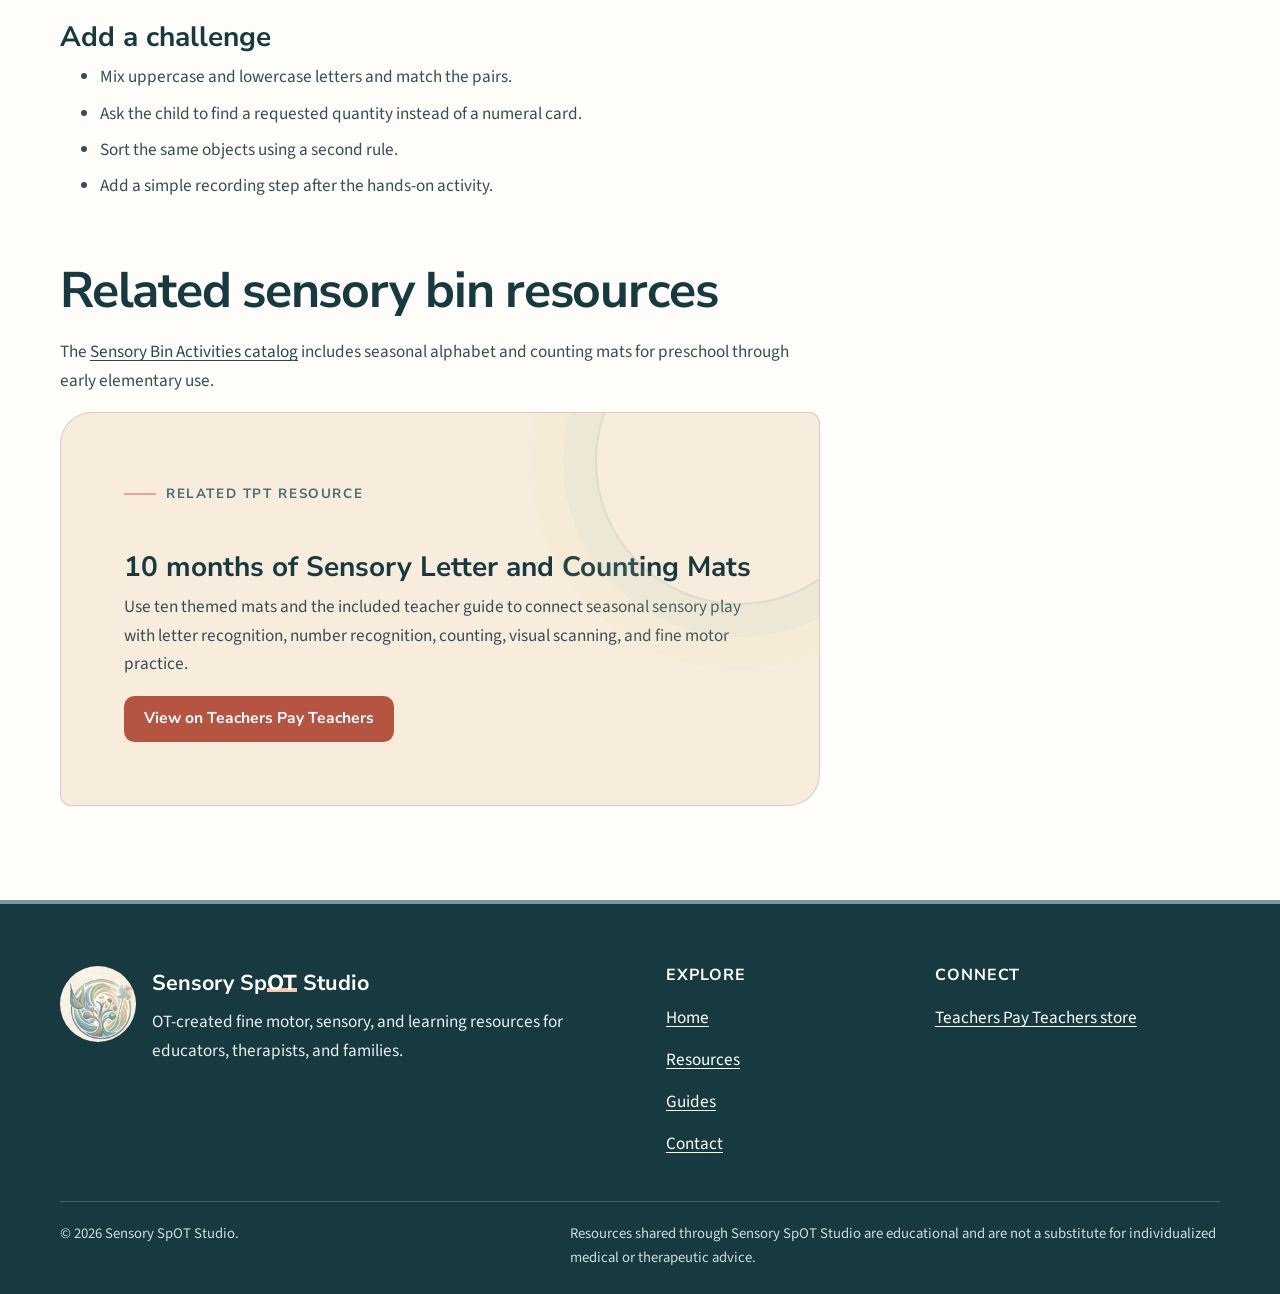
<file: guides/preschool-sensory-bin-activities.html>
<!doctype html><html lang="en"><head>
  <meta charset="utf-8"><meta name="viewport" content="width=device-width, initial-scale=1">
  <title>5 Sensory Bin Activities for Preschool Learning | Sensory SpOT Studio</title>
  <meta name="description" content="Try five preschool sensory bin activities for letter recognition, counting, visual scanning, sorting, and fine motor practice.">
  <meta name="robots" content="index,follow,max-image-preview:large"><meta name="theme-color" content="#729B9F"><link rel="canonical" href="https://www.sensoryspotstudio.com/guides/preschool-sensory-bin-activities.html">
  <link rel="icon" href="../assets/images/brand/favicon.ico" sizes="any"><link rel="icon" type="image/png" sizes="32x32" href="../assets/images/brand/favicon-32x32.png"><link rel="apple-touch-icon" sizes="180x180" href="../assets/images/brand/apple-touch-icon.png">
  <meta property="og:title" content="5 Sensory Bin Activities for Preschool Learning"><meta property="og:site_name" content="Sensory SpOT Studio"><meta property="og:description" content="Hands-on preschool sensory bin ideas for early learning and fine motor practice."><meta property="og:type" content="article"><meta property="og:url" content="https://www.sensoryspotstudio.com/guides/preschool-sensory-bin-activities.html"><meta property="og:image" content="https://www.sensoryspotstudio.com/assets/images/brand/social-share.png"><meta property="og:image:alt" content="Sensory SpOT Studio educational resource brand"><meta property="og:image:width" content="1200"><meta property="og:image:height" content="630"><meta property="article:published_time" content="2026-10-30">
  <meta name="twitter:card" content="summary_large_image"><meta name="twitter:title" content="5 Sensory Bin Activities for Preschool Learning"><meta name="twitter:description" content="Hands-on preschool sensory bin ideas for early learning and fine motor practice."><meta name="twitter:image" content="https://www.sensoryspotstudio.com/assets/images/brand/social-share.png"><meta name="twitter:image:alt" content="Sensory SpOT Studio educational resource brand">
  <link rel="preconnect" href="https://fonts.googleapis.com"><link rel="preconnect" href="https://fonts.gstatic.com" crossorigin><link href="https://fonts.googleapis.com/css2?family=Nunito+Sans:wght@600;700;800&amp;family=Source+Sans+3:wght@400;600&amp;display=swap" rel="stylesheet"><link rel="stylesheet" href="../assets/css/styles.css"><script>document.documentElement.classList.add('js');</script>
  <script type="application/ld+json">{"@context":"https://schema.org","@graph":[{"@type":"Article","headline":"5 Sensory Bin Activities for Preschool Learning","description":"Five practical preschool sensory bin activities for early learning and fine motor practice.","datePublished":"2026-10-30","dateModified":"2026-10-30","mainEntityOfPage":"https://www.sensoryspotstudio.com/guides/preschool-sensory-bin-activities.html","author":{"@type":"Organization","name":"Sensory SpOT Studio","url":"https://www.sensoryspotstudio.com/"},"publisher":{"@id":"https://www.sensoryspotstudio.com/#organization"},"image":"https://www.sensoryspotstudio.com/assets/images/brand/social-share.png"},{"@type":"BreadcrumbList","itemListElement":[{"@type":"ListItem","position":1,"name":"Home","item":"https://www.sensoryspotstudio.com/"},{"@type":"ListItem","position":2,"name":"Guides","item":"https://www.sensoryspotstudio.com/guides/"},{"@type":"ListItem","position":3,"name":"5 Sensory Bin Activities for Preschool Learning","item":"https://www.sensoryspotstudio.com/guides/preschool-sensory-bin-activities.html"}]}]}</script>
</head><body>
  <a class="skip-link" href="#main-content">Skip to main content</a>
  <header class="site-header"><div class="container header-inner"><a class="brand-link" href="../index.html" aria-label="Sensory SpOT Studio home"><img src="../assets/images/brand/brand-mark.png" width="110" height="110" alt=""><span class="brand-link__text">Sensory Sp<span class="brand-ot">OT</span> Studio</span></a><button class="nav-toggle" type="button" aria-expanded="false" aria-controls="primary-navigation" aria-label="Open navigation menu" data-nav-toggle><span class="nav-toggle__icon" aria-hidden="true"></span></button><nav class="site-nav" id="primary-navigation" aria-label="Primary navigation" data-nav><ul><li><a href="../index.html">Home</a></li><li><a href="../about.html">About</a></li><li><a href="../resources.html">Resources</a></li><li><a href="index.html" aria-current="page">Guides</a></li><li><a href="../contact.html">Contact</a></li><li><a class="button button--coral" href="https://www.teacherspayteachers.com/store/sensory-spot-studio" target="_blank" rel="noopener noreferrer" data-tpt-link>Shop on TPT</a></li></ul></nav></div></header>
  <main id="main-content">
    <header class="page-hero"><div class="container"><nav class="breadcrumb" aria-label="Breadcrumb"><ol><li><a href="../index.html">Home</a></li><li><a href="index.html">Guides</a></li><li aria-current="page">Preschool sensory bins</li></ol></nav><span class="eyebrow">Sensory play &amp; early learning</span><h1>5 Sensory Bin Activities for Preschool Learning</h1><p class="lead">A sensory bin can become a flexible place to practice early learning skills while children scoop, search, sort, and move small items with purpose.</p></div></header>
    <section class="section section--white"><div class="container article-layout"><article class="article-body"><div class="article-meta"><p><strong>Author:</strong> Sensory SpOT Studio</p><p><strong>Intended audience:</strong> Preschool teachers, occupational therapists, early childhood professionals, and families</p></div>
      <h2>Supplies to gather</h2><ul><li>A shallow bin or tray</li><li>A filler appropriate for the children and setting, such as shredded paper, pom-poms, fabric scraps, or another supervised material</li><li>Large letter, number, picture, or object cards</li><li>Small containers for sorting</li><li>Optional tools such as scoops, cups, tongs, or clothespins</li><li>A matching sensory bin mat or simple recording sheet</li></ul>
      <p class="editorial-note"><strong>Safety note:</strong> Choose materials with the children’s ages, individual needs, allergies, mouthing behavior, and supervision level in mind. Small loose parts are not appropriate for every child or setting.</p>
      <h2>1. Search for letters</h2><p>Hide uppercase or lowercase letter pieces in the filler. Invite the child to find one letter at a time, name it if appropriate, and place it on a matching alphabet mat. If naming every letter is too much, offer two possible matches and ask the child to compare their shapes.</p><p>This version brings together letter recognition, visual scanning, and the fine motor work of moving material out of the way. Keep the number of hidden letters small at first, then add more when the child is ready for a busier visual field.</p>
      <h2>2. Count and match</h2><p>Place groups of counters, number cards, or small seasonal objects in the bin. The child can find a card, identify the numeral, and move that number of items onto a counting mat. Encourage one-to-one counting by touching or moving each item once.</p><p>For an easier variation, use numbers within five. For a greater challenge, mix several number cards together or ask the child to compare which group has more or fewer items.</p>
      <h2>3. Sort by one visible feature</h2><p>Add items that differ by color, shape, size, or picture category. Place two or three containers beside the bin and name the sorting rule clearly: “Put the blue pieces here and the yellow pieces there.” Once the first rule feels familiar, change the rule and notice how the same objects can be organized in a new way.</p><p>Sorting works best when the difference is easy to see. Avoid asking children to manage several sorting rules at once unless that complexity is intentional and appropriate.</p>
      <h2>4. Try a visual scanning challenge</h2><p>Choose one target picture, letter, or number and place several copies throughout the bin. Give the child a matching sample and ask them to find all of the same targets. Move from a less crowded bin to a more crowded one to adjust the visual demand.</p><p>You can also place targets from left to right across a mat after each find. That gives the child a clear finished space and makes it easier to see how many remain.</p>
      <h2>5. Add fine motor tools</h2><p>Offer a scoop for transferring, tongs for picking up larger pieces, or clothespins for clipping cards around the edge of the bin. The tool should add an interesting way to participate—not become a barrier to the learning goal.</p><p>Let children use their fingers when a tool is frustrating or when direct touch is the point of the activity. A short round with a tool followed by free exploration can keep the experience manageable.</p>
      <h2>Adapt the activity</h2><h3>Make it simpler</h3><ul><li>Use fewer targets and a shallow layer of filler.</li><li>Keep matching choices visually distinct.</li><li>Model one complete turn before asking the child to try.</li><li>Allow pointing, handing an item to an adult, or placing it on a match instead of requiring a spoken answer.</li></ul><h3>Add a challenge</h3><ul><li>Mix uppercase and lowercase letters and match the pairs.</li><li>Ask the child to find a requested quantity instead of a numeral card.</li><li>Sort the same objects using a second rule.</li><li>Add a simple recording step after the hands-on activity.</li></ul>
      <h2>Related sensory bin resources</h2><p>The <a href="../resources.html#sensory-bin">Sensory Bin Activities catalog</a> includes seasonal alphabet and counting mats for preschool through early elementary use.</p>
      <div class="tpt-promo"><span class="eyebrow">Related TPT resource</span><h3>10 months of Sensory Letter and Counting Mats</h3><p>Use ten themed mats and the included teacher guide to connect seasonal sensory play with letter recognition, number recognition, counting, visual scanning, and fine motor practice.</p><a class="button button--coral" href="https://www.teacherspayteachers.com/Product/10-months-of-Sensory-Letter-and-Counting-Mats-17375066" target="_blank" rel="noopener noreferrer" data-tpt-link data-product-id="seasonal-sensory-bin-mats" data-product-category="sensory-bin" data-destination-type="product">View on Teachers Pay Teachers</a></div>
    </article><aside class="article-aside" aria-labelledby="contents-heading"><h2 id="contents-heading">In this guide</h2><ul><li>Letter search</li><li>Counting and matching</li><li>Sorting</li><li>Visual scanning</li><li>Fine motor tools</li><li>Adaptations</li></ul><p><strong>Educational disclaimer:</strong> These general activity ideas are not individualized occupational therapy or medical advice.</p></aside></div></section>
  </main>
  <footer class="site-footer"><div class="container"><div class="footer-grid"><div class="footer-brand"><img src="../assets/images/brand/brand-mark.png" width="110" height="110" loading="lazy" alt="Sensory SpOT Studio organic botanical brand mark"><div><strong>Sensory Sp<span class="brand-ot">OT</span> Studio</strong><p>OT-created fine motor, sensory, and learning resources for educators, therapists, and families.</p></div></div><nav aria-label="Footer navigation"><h2>Explore</h2><ul class="footer-links"><li><a href="../index.html">Home</a></li><li><a href="../resources.html">Resources</a></li><li><a href="index.html">Guides</a></li><li><a href="../contact.html">Contact</a></li></ul></nav><div><h2>Connect</h2><ul class="footer-links"><li><a href="https://www.teacherspayteachers.com/store/sensory-spot-studio" target="_blank" rel="noopener noreferrer" data-tpt-link>Teachers Pay Teachers store</a></li></ul></div></div><div class="footer-bottom"><p>&copy; <span data-current-year>2026</span> Sensory SpOT Studio.</p><p class="footer-disclaimer">Resources shared through Sensory SpOT Studio are educational and are not a substitute for individualized medical or therapeutic advice.</p></div></div></footer><script src="../assets/js/site-config.js"></script><script src="../assets/js/main.js" defer></script>
</body></html>
</file>
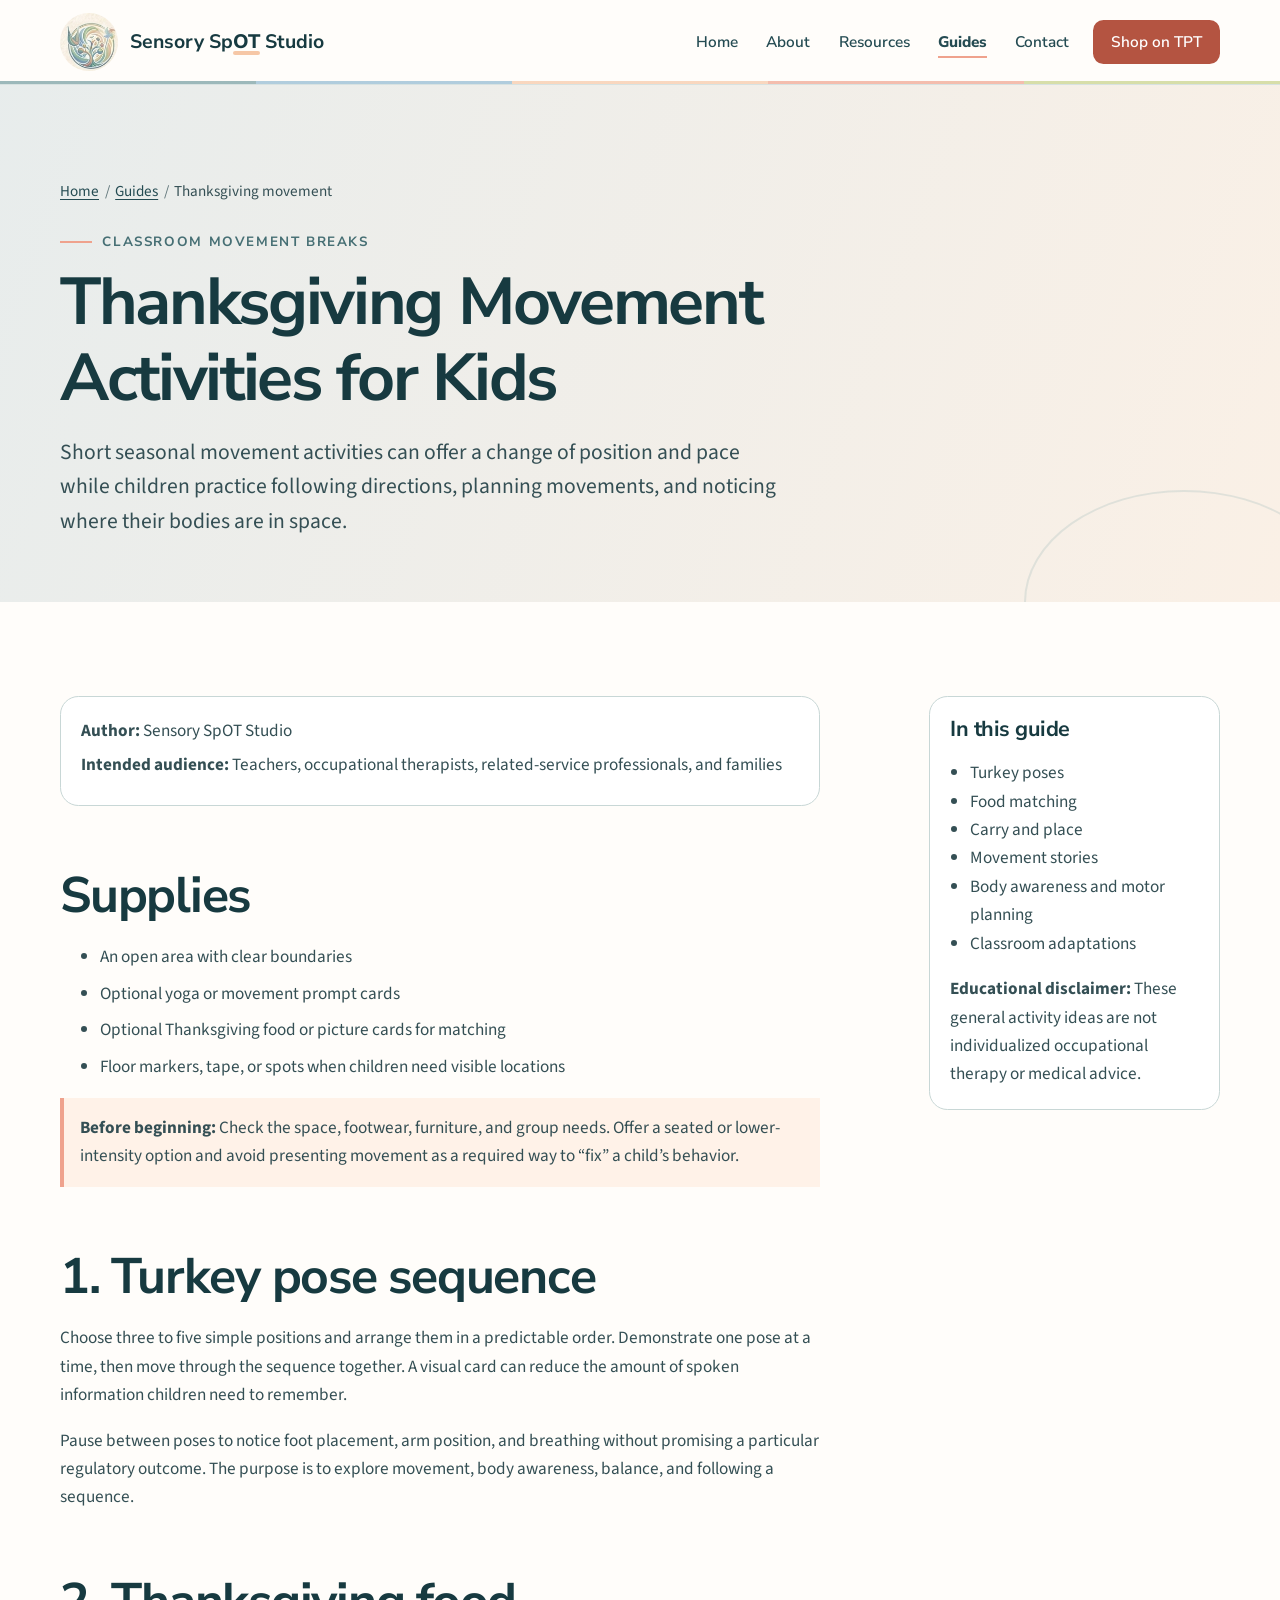
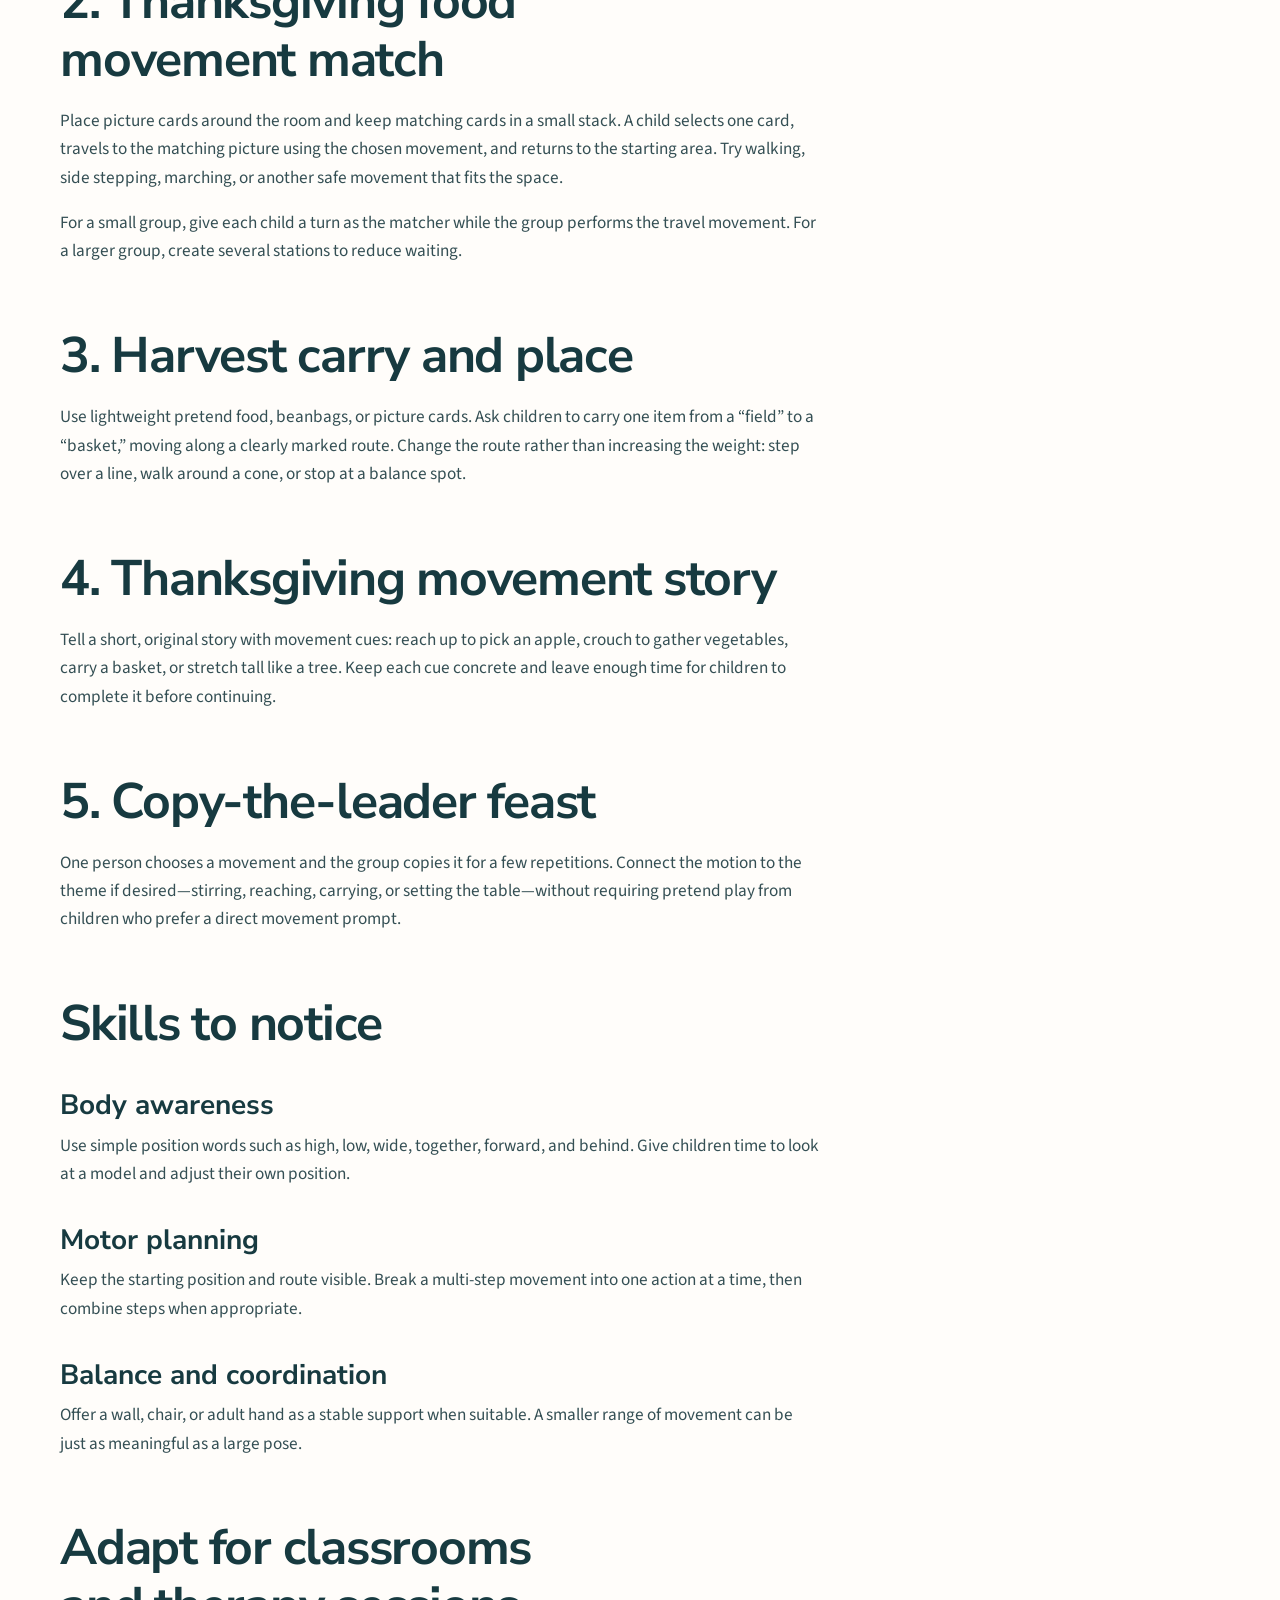
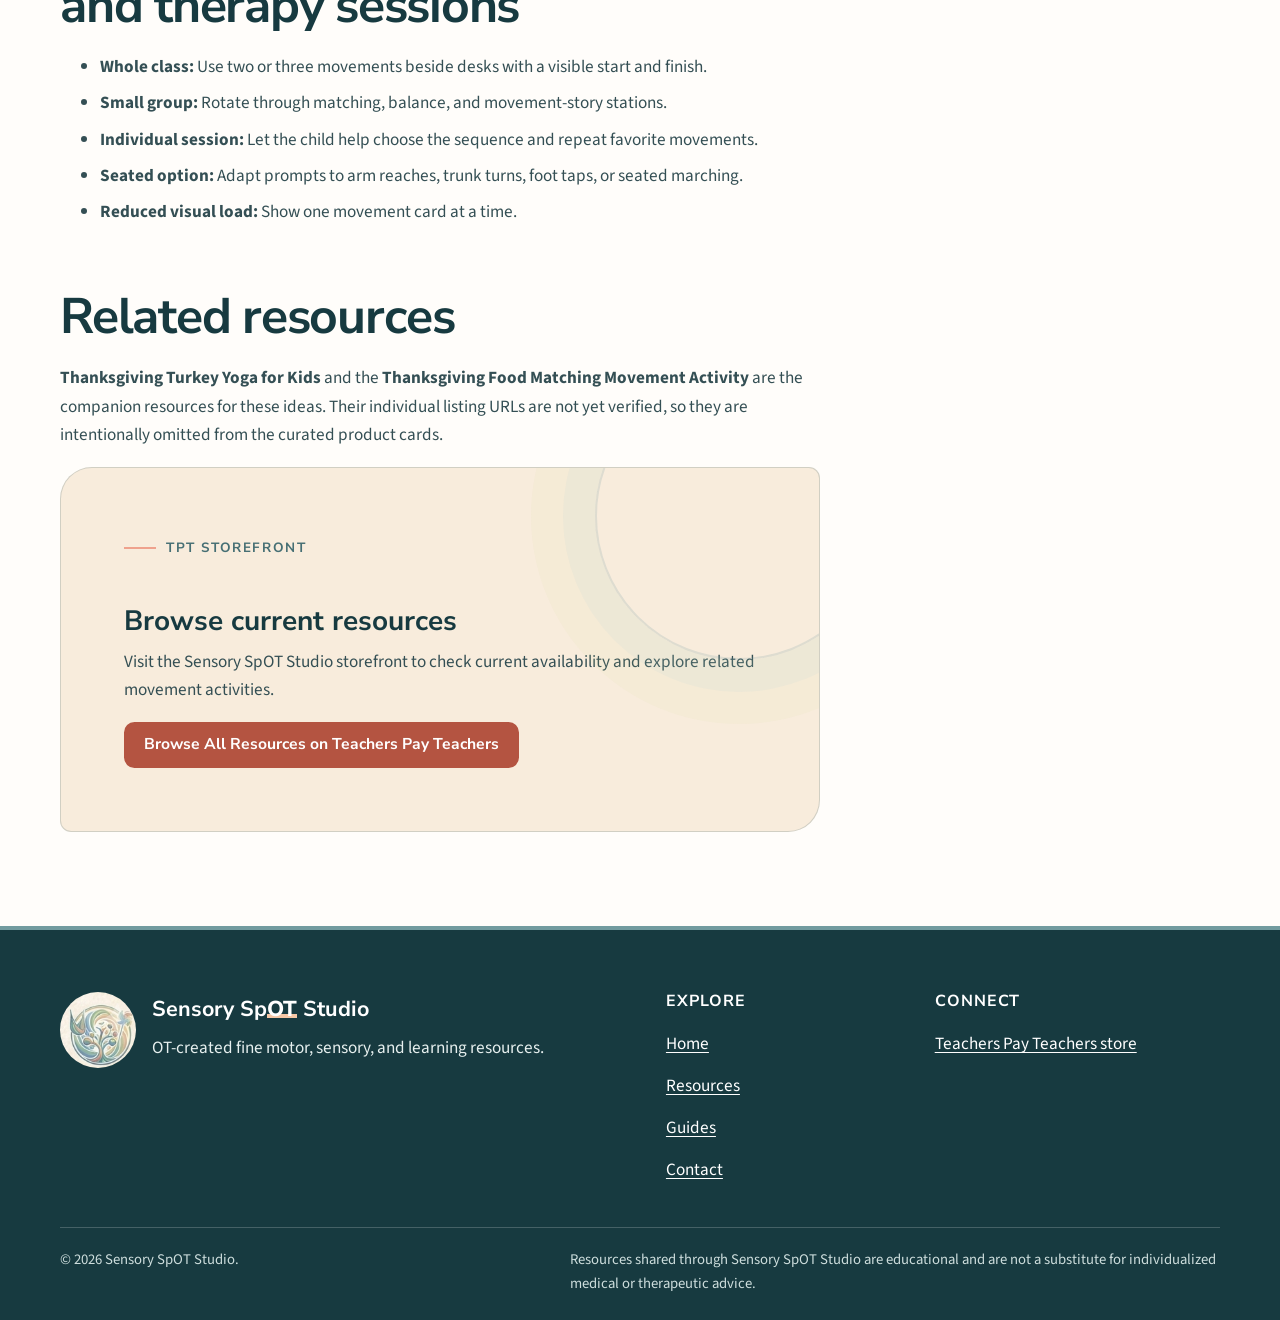
<file: guides/thanksgiving-movement-activities.html>
<!doctype html><html lang="en"><head>
  <meta charset="utf-8"><meta name="viewport" content="width=device-width, initial-scale=1"><title>Thanksgiving Movement Activities for Kids | Sensory SpOT Studio</title><meta name="description" content="Plan Thanksgiving classroom movement breaks that practice body awareness, motor planning, balance, and coordination."><meta name="robots" content="index,follow,max-image-preview:large"><meta name="theme-color" content="#729B9F"><link rel="canonical" href="https://www.sensoryspotstudio.com/guides/thanksgiving-movement-activities.html">
  <link rel="icon" href="../assets/images/brand/favicon.ico" sizes="any"><link rel="icon" type="image/png" sizes="32x32" href="../assets/images/brand/favicon-32x32.png"><link rel="apple-touch-icon" sizes="180x180" href="../assets/images/brand/apple-touch-icon.png">
  <meta property="og:title" content="Thanksgiving Movement Activities for Kids"><meta property="og:site_name" content="Sensory SpOT Studio"><meta property="og:description" content="Seasonal classroom movement-break ideas for body awareness, motor planning, balance, and coordination."><meta property="og:type" content="article"><meta property="og:url" content="https://www.sensoryspotstudio.com/guides/thanksgiving-movement-activities.html"><meta property="og:image" content="https://www.sensoryspotstudio.com/assets/images/brand/social-share.png"><meta property="og:image:alt" content="Sensory SpOT Studio educational resource brand"><meta property="og:image:width" content="1200"><meta property="og:image:height" content="630"><meta property="article:published_time" content="2026-10-30">
  <meta name="twitter:card" content="summary_large_image"><meta name="twitter:title" content="Thanksgiving Movement Activities for Kids"><meta name="twitter:description" content="Seasonal classroom movement-break ideas for body awareness, motor planning, balance, and coordination."><meta name="twitter:image" content="https://www.sensoryspotstudio.com/assets/images/brand/social-share.png"><meta name="twitter:image:alt" content="Sensory SpOT Studio educational resource brand">
  <link rel="preconnect" href="https://fonts.googleapis.com"><link rel="preconnect" href="https://fonts.gstatic.com" crossorigin><link href="https://fonts.googleapis.com/css2?family=Nunito+Sans:wght@600;700;800&amp;family=Source+Sans+3:wght@400;600&amp;display=swap" rel="stylesheet"><link rel="stylesheet" href="../assets/css/styles.css"><script>document.documentElement.classList.add('js');</script>
  <script type="application/ld+json">{"@context":"https://schema.org","@graph":[{"@type":"Article","headline":"Thanksgiving Movement Activities for Kids","description":"Seasonal movement break ideas for body awareness, motor planning, balance, and coordination.","datePublished":"2026-10-30","dateModified":"2026-10-30","mainEntityOfPage":"https://www.sensoryspotstudio.com/guides/thanksgiving-movement-activities.html","author":{"@type":"Organization","name":"Sensory SpOT Studio","url":"https://www.sensoryspotstudio.com/"},"publisher":{"@id":"https://www.sensoryspotstudio.com/#organization"},"image":"https://www.sensoryspotstudio.com/assets/images/brand/social-share.png"},{"@type":"BreadcrumbList","itemListElement":[{"@type":"ListItem","position":1,"name":"Home","item":"https://www.sensoryspotstudio.com/"},{"@type":"ListItem","position":2,"name":"Guides","item":"https://www.sensoryspotstudio.com/guides/"},{"@type":"ListItem","position":3,"name":"Thanksgiving Movement Activities for Kids","item":"https://www.sensoryspotstudio.com/guides/thanksgiving-movement-activities.html"}]}]}</script>
</head><body>
  <a class="skip-link" href="#main-content">Skip to main content</a><header class="site-header"><div class="container header-inner"><a class="brand-link" href="../index.html" aria-label="Sensory SpOT Studio home"><img src="../assets/images/brand/brand-mark.png" width="110" height="110" alt=""><span class="brand-link__text">Sensory Sp<span class="brand-ot">OT</span> Studio</span></a><button class="nav-toggle" type="button" aria-expanded="false" aria-controls="primary-navigation" aria-label="Open navigation menu" data-nav-toggle><span class="nav-toggle__icon" aria-hidden="true"></span></button><nav class="site-nav" id="primary-navigation" aria-label="Primary navigation" data-nav><ul><li><a href="../index.html">Home</a></li><li><a href="../about.html">About</a></li><li><a href="../resources.html">Resources</a></li><li><a href="index.html" aria-current="page">Guides</a></li><li><a href="../contact.html">Contact</a></li><li><a class="button button--coral" href="https://www.teacherspayteachers.com/store/sensory-spot-studio" target="_blank" rel="noopener noreferrer" data-tpt-link>Shop on TPT</a></li></ul></nav></div></header>
  <main id="main-content"><header class="page-hero"><div class="container"><nav class="breadcrumb" aria-label="Breadcrumb"><ol><li><a href="../index.html">Home</a></li><li><a href="index.html">Guides</a></li><li aria-current="page">Thanksgiving movement</li></ol></nav><span class="eyebrow">Classroom movement breaks</span><h1>Thanksgiving Movement Activities for Kids</h1><p class="lead">Short seasonal movement activities can offer a change of position and pace while children practice following directions, planning movements, and noticing where their bodies are in space.</p></div></header>
    <section class="section section--white"><div class="container article-layout"><article class="article-body"><div class="article-meta"><p><strong>Author:</strong> Sensory SpOT Studio</p><p><strong>Intended audience:</strong> Teachers, occupational therapists, related-service professionals, and families</p></div>
      <h2>Supplies</h2><ul><li>An open area with clear boundaries</li><li>Optional yoga or movement prompt cards</li><li>Optional Thanksgiving food or picture cards for matching</li><li>Floor markers, tape, or spots when children need visible locations</li></ul>
      <p class="editorial-note"><strong>Before beginning:</strong> Check the space, footwear, furniture, and group needs. Offer a seated or lower-intensity option and avoid presenting movement as a required way to “fix” a child’s behavior.</p>
      <h2>1. Turkey pose sequence</h2><p>Choose three to five simple positions and arrange them in a predictable order. Demonstrate one pose at a time, then move through the sequence together. A visual card can reduce the amount of spoken information children need to remember.</p><p>Pause between poses to notice foot placement, arm position, and breathing without promising a particular regulatory outcome. The purpose is to explore movement, body awareness, balance, and following a sequence.</p>
      <h2>2. Thanksgiving food movement match</h2><p>Place picture cards around the room and keep matching cards in a small stack. A child selects one card, travels to the matching picture using the chosen movement, and returns to the starting area. Try walking, side stepping, marching, or another safe movement that fits the space.</p><p>For a small group, give each child a turn as the matcher while the group performs the travel movement. For a larger group, create several stations to reduce waiting.</p>
      <h2>3. Harvest carry and place</h2><p>Use lightweight pretend food, beanbags, or picture cards. Ask children to carry one item from a “field” to a “basket,” moving along a clearly marked route. Change the route rather than increasing the weight: step over a line, walk around a cone, or stop at a balance spot.</p>
      <h2>4. Thanksgiving movement story</h2><p>Tell a short, original story with movement cues: reach up to pick an apple, crouch to gather vegetables, carry a basket, or stretch tall like a tree. Keep each cue concrete and leave enough time for children to complete it before continuing.</p>
      <h2>5. Copy-the-leader feast</h2><p>One person chooses a movement and the group copies it for a few repetitions. Connect the motion to the theme if desired—stirring, reaching, carrying, or setting the table—without requiring pretend play from children who prefer a direct movement prompt.</p>
      <h2>Skills to notice</h2><h3>Body awareness</h3><p>Use simple position words such as high, low, wide, together, forward, and behind. Give children time to look at a model and adjust their own position.</p><h3>Motor planning</h3><p>Keep the starting position and route visible. Break a multi-step movement into one action at a time, then combine steps when appropriate.</p><h3>Balance and coordination</h3><p>Offer a wall, chair, or adult hand as a stable support when suitable. A smaller range of movement can be just as meaningful as a large pose.</p>
      <h2>Adapt for classrooms and therapy sessions</h2><ul><li><strong>Whole class:</strong> Use two or three movements beside desks with a visible start and finish.</li><li><strong>Small group:</strong> Rotate through matching, balance, and movement-story stations.</li><li><strong>Individual session:</strong> Let the child help choose the sequence and repeat favorite movements.</li><li><strong>Seated option:</strong> Adapt prompts to arm reaches, trunk turns, foot taps, or seated marching.</li><li><strong>Reduced visual load:</strong> Show one movement card at a time.</li></ul>
      <h2>Related resources</h2><p><strong>Thanksgiving Turkey Yoga for Kids</strong> and the <strong>Thanksgiving Food Matching Movement Activity</strong> are the companion resources for these ideas. Their individual listing URLs are not yet verified, so they are intentionally omitted from the curated product cards.</p><div class="tpt-promo"><span class="eyebrow">TPT storefront</span><h3>Browse current resources</h3><p>Visit the Sensory SpOT Studio storefront to check current availability and explore related movement activities.</p><a class="button button--coral" href="https://www.teacherspayteachers.com/store/sensory-spot-studio" target="_blank" rel="noopener noreferrer" data-tpt-link data-destination-type="storefront">Browse All Resources on Teachers Pay Teachers</a></div>
    </article><aside class="article-aside" aria-labelledby="contents-heading"><h2 id="contents-heading">In this guide</h2><ul><li>Turkey poses</li><li>Food matching</li><li>Carry and place</li><li>Movement stories</li><li>Body awareness and motor planning</li><li>Classroom adaptations</li></ul><p><strong>Educational disclaimer:</strong> These general activity ideas are not individualized occupational therapy or medical advice.</p></aside></div></section>
  </main><footer class="site-footer"><div class="container"><div class="footer-grid"><div class="footer-brand"><img src="../assets/images/brand/brand-mark.png" width="110" height="110" loading="lazy" alt="Sensory SpOT Studio organic botanical brand mark"><div><strong>Sensory Sp<span class="brand-ot">OT</span> Studio</strong><p>OT-created fine motor, sensory, and learning resources.</p></div></div><nav aria-label="Footer navigation"><h2>Explore</h2><ul class="footer-links"><li><a href="../index.html">Home</a></li><li><a href="../resources.html">Resources</a></li><li><a href="index.html">Guides</a></li><li><a href="../contact.html">Contact</a></li></ul></nav><div><h2>Connect</h2><ul class="footer-links"><li><a href="https://www.teacherspayteachers.com/store/sensory-spot-studio" target="_blank" rel="noopener noreferrer" data-tpt-link>Teachers Pay Teachers store</a></li></ul></div></div><div class="footer-bottom"><p>&copy; <span data-current-year>2026</span> Sensory SpOT Studio.</p><p class="footer-disclaimer">Resources shared through Sensory SpOT Studio are educational and are not a substitute for individualized medical or therapeutic advice.</p></div></div></footer><script src="../assets/js/site-config.js"></script><script src="../assets/js/main.js" defer></script>
</body></html>
</file>
<file: assets/css/styles.css>
:root {
  --muted-teal: #729b9f;
  --soft-blue: #8fb8d1;
  --peach: #f6c7a6;
  --coral: #efa28d;
  --muted-green: #c6d187;
  --cream: #fbf8f2;
  --warm-white: #fffdfa;
  --surface: #ffffff;
  --ink: #244b52;
  --ink-strong: #173a40;
  --text: #344f54;
  --muted: #60767a;
  --border: #c8d7d6;
  --focus: #b84f3c;
  --shadow: 0 14px 38px rgba(36, 75, 82, 0.09);
  --radius-sm: 0.7rem;
  --radius-md: 1.15rem;
  --radius-lg: 2rem;
  --content: 1160px;
  --reading: 690px;
  --space-1: clamp(0.75rem, 0.67rem + 0.4vw, 1rem);
  --space-2: clamp(1rem, 0.83rem + 0.8vw, 1.5rem);
  --space-3: clamp(1.5rem, 1.25rem + 1.2vw, 2.25rem);
  --space-4: clamp(2.25rem, 1.67rem + 2.8vw, 4rem);
  --space-5: clamp(3.5rem, 2.67rem + 4vw, 6rem);
  --font-heading: "Nunito Sans", ui-rounded, "Avenir Next", system-ui, sans-serif;
  --font-body: "Source Sans 3", "Segoe UI", system-ui, sans-serif;
}

*,
*::before,
*::after {
  box-sizing: border-box;
}

html {
  overflow-x: hidden;
  scroll-behavior: smooth;
  scroll-padding-top: 7rem;
}

body {
  margin: 0;
  overflow-x: hidden;
  background: var(--cream);
  color: var(--text);
  font-family: var(--font-body);
  font-size: 1.075rem;
  line-height: 1.65;
  text-rendering: optimizeLegibility;
}

img,
svg {
  display: block;
  max-width: 100%;
}

img {
  height: auto;
}

a {
  color: var(--ink);
  text-underline-offset: 0.2em;
  text-decoration-thickness: 0.08em;
}

a:hover {
  color: var(--ink-strong);
}

button,
input,
textarea,
select {
  font: inherit;
}

h1,
h2,
h3,
h4,
p,
ul,
ol,
blockquote {
  margin-top: 0;
}

h1,
h2,
h3,
h4 {
  color: var(--ink-strong);
  font-family: var(--font-heading);
  font-weight: 700;
  line-height: 1.15;
  text-wrap: balance;
}

h1 {
  margin-bottom: 1.25rem;
  font-size: clamp(2.65rem, 2rem + 3.2vw, 5rem);
  letter-spacing: -0.035em;
}

h2 {
  margin-bottom: 1.1rem;
  font-size: clamp(2rem, 1.6rem + 1.9vw, 3.15rem);
  letter-spacing: -0.025em;
}

h3 {
  margin-bottom: 0.65rem;
  font-size: clamp(1.35rem, 1.2rem + 0.7vw, 1.75rem);
}

p:last-child,
ul:last-child,
ol:last-child {
  margin-bottom: 0;
}

:focus-visible {
  outline: 3px solid var(--focus);
  outline-offset: 4px;
}

.skip-link {
  position: fixed;
  z-index: 1000;
  top: 0.6rem;
  left: 0.6rem;
  padding: 0.7rem 1rem;
  transform: translateY(-160%);
  border-radius: 0.4rem;
  background: var(--ink-strong);
  color: #fff;
  font-weight: 600;
}

.skip-link:focus {
  transform: translateY(0);
}

.container {
  width: min(calc(100% - 2rem), var(--content));
  margin-inline: auto;
}

.reading-width {
  max-width: var(--reading);
}

.eyebrow {
  display: inline-flex;
  max-width: 100%;
  align-items: center;
  margin-bottom: 0.8rem;
  color: #466f74;
  font-family: var(--font-heading);
  font-size: 0.84rem;
  font-weight: 700;
  letter-spacing: 0.12em;
  line-height: 1.3;
  text-transform: uppercase;
}

.eyebrow::before {
  width: 2rem;
  height: 2px;
  flex: 0 0 auto;
  margin-right: 0.65rem;
  background: var(--coral);
  content: "";
}

.lead {
  max-width: 720px;
  color: var(--text);
  font-size: clamp(1.15rem, 1.08rem + 0.35vw, 1.35rem);
  line-height: 1.6;
}

.brand-ot {
  position: relative;
  color: var(--ink-strong);
  font-weight: 800;
}

.brand-ot::after {
  position: absolute;
  right: 0;
  bottom: 0.04em;
  left: 0;
  height: 0.18em;
  z-index: -1;
  border-radius: 1em;
  background: var(--peach);
  content: "";
}

.button-row {
  display: flex;
  flex-wrap: wrap;
  gap: 0.85rem;
  align-items: center;
}

.button {
  display: inline-flex;
  min-height: 46px;
  align-items: center;
  justify-content: center;
  padding: 0.72rem 1.15rem;
  border: 2px solid var(--ink);
  border-radius: 0.65rem;
  background: var(--ink);
  color: #fff;
  font-family: var(--font-heading);
  font-size: 0.98rem;
  font-weight: 700;
  line-height: 1.25;
  text-align: center;
  text-decoration: none;
  white-space: normal;
  transition: transform 160ms ease, background-color 160ms ease, border-color 160ms ease;
}

.button:hover {
  transform: translateY(-2px);
  border-color: var(--ink-strong);
  background: var(--ink-strong);
  color: #fff;
}

.button--secondary {
  border-color: var(--ink);
  background: transparent;
  color: var(--ink);
}

.button--secondary:hover {
  background: #e9f1f0;
  color: var(--ink-strong);
}

.button--coral {
  border-color: #b45441;
  background: #b45441;
}

.button--coral:hover {
  border-color: #964230;
  background: #964230;
}

.text-link {
  display: inline-flex;
  min-height: 44px;
  align-items: center;
  gap: 0.45rem;
  color: var(--ink);
  font-family: var(--font-heading);
  font-weight: 700;
  text-decoration: none;
}

.text-link::after {
  content: "\2192";
  transition: transform 160ms ease;
}

.text-link:hover::after {
  transform: translateX(0.25rem);
}

/* Header */
.site-header {
  position: sticky;
  top: 0;
  z-index: 100;
  border-bottom: 1px solid rgba(114, 155, 159, 0.28);
  background: rgba(255, 253, 250, 0.97);
}

.site-header::before {
  position: absolute;
  inset: auto 0 0;
  height: 3px;
  background: linear-gradient(90deg, var(--muted-teal) 0 20%, var(--soft-blue) 20% 40%, var(--peach) 40% 60%, var(--coral) 60% 80%, var(--muted-green) 80%);
  content: "";
  opacity: 0.7;
}

.header-inner {
  display: flex;
  min-height: 84px;
  align-items: center;
  justify-content: space-between;
  gap: 1.5rem;
}

.brand-link {
  display: inline-flex;
  min-width: max-content;
  align-items: center;
  gap: 0.75rem;
  color: var(--ink-strong);
  font-family: var(--font-heading);
  font-size: 1.22rem;
  font-weight: 700;
  line-height: 1.1;
  text-decoration: none;
}

.brand-link img {
  width: 58px;
  height: 58px;
  border-radius: 50%;
}

.nav-toggle {
  display: none;
  min-width: 46px;
  min-height: 46px;
  align-items: center;
  justify-content: center;
  padding: 0.55rem;
  border: 2px solid var(--ink);
  border-radius: 0.55rem;
  background: transparent;
  color: var(--ink);
  cursor: pointer;
}

.nav-toggle__icon,
.nav-toggle__icon::before,
.nav-toggle__icon::after {
  display: block;
  width: 22px;
  height: 2px;
  border-radius: 2px;
  background: currentColor;
}

.nav-toggle__icon {
  position: relative;
}

.nav-toggle__icon::before,
.nav-toggle__icon::after {
  position: absolute;
  left: 0;
  content: "";
}

.nav-toggle__icon::before { top: -7px; }
.nav-toggle__icon::after { top: 7px; }

.site-nav,
.site-nav ul {
  display: flex;
  align-items: center;
}

.site-nav ul {
  gap: clamp(0.25rem, 0.1rem + 0.7vw, 0.85rem);
  margin: 0;
  padding: 0;
  list-style: none;
}

.site-nav a {
  display: inline-flex;
  position: relative;
  min-height: 44px;
  align-items: center;
  padding: 0.45rem 0.55rem;
  color: var(--ink);
  font-family: var(--font-heading);
  font-size: 0.96rem;
  font-weight: 600;
  text-decoration: none;
}

.site-nav a:not(.button)::after {
  position: absolute;
  right: 0.55rem;
  bottom: 0.35rem;
  left: 0.55rem;
  height: 2px;
  transform: scaleX(0);
  transform-origin: left;
  background: var(--coral);
  content: "";
  transition: transform 160ms ease;
}

.site-nav a:hover::after,
.site-nav a[aria-current="page"]::after {
  transform: scaleX(1);
}

.site-nav a[aria-current="page"] {
  font-weight: 800;
}

.site-nav .button {
  margin-left: 0.3rem;
  padding-inline: 1rem;
  color: #fff;
}

/* Hero and page headings */
.hero {
  position: relative;
  isolation: isolate;
  padding-block: var(--space-5);
  background:
    radial-gradient(circle at 8% 18%, rgba(198, 209, 135, 0.23) 0 5px, transparent 6px),
    radial-gradient(circle at 92% 76%, rgba(239, 162, 141, 0.25) 0 7px, transparent 8px),
    linear-gradient(135deg, #fffdf9, #f5f1e8);
}

.hero::after {
  position: absolute;
  right: -8%;
  bottom: -5rem;
  width: 45%;
  height: 11rem;
  z-index: -1;
  border: 2px solid rgba(114, 155, 159, 0.18);
  border-radius: 50% 0 0 50%;
  content: "";
}

.hero-grid {
  display: grid;
  align-items: center;
  gap: var(--space-4);
  grid-template-columns: minmax(0, 1.2fr) minmax(260px, 0.8fr);
}

.hero-copy p {
  max-width: 680px;
  margin-bottom: 1.8rem;
  font-size: clamp(1.16rem, 1.06rem + 0.45vw, 1.42rem);
}

.hero-art {
  display: grid;
  min-height: 390px;
  place-items: center;
  position: relative;
}

.hero-art::before,
.hero-art::after {
  position: absolute;
  top: 50%;
  left: 50%;
  transform: translate(-50%, -50%);
  border-radius: 48% 52% 42% 58%;
  content: "";
}

.hero-art::before {
  width: min(100%, 380px);
  aspect-ratio: 1;
  border: 2px solid rgba(36, 75, 82, 0.13);
  background: rgba(255, 255, 255, 0.66);
  box-shadow: var(--shadow);
}

.hero-art::after {
  width: min(82%, 315px);
  aspect-ratio: 1;
  border: 1px dashed rgba(36, 75, 82, 0.23);
}

.hero-art img {
  width: 245px;
  height: 245px;
  z-index: 1;
  border-radius: 50%;
  object-fit: cover;
}

.page-hero {
  position: relative;
  overflow: hidden;
  padding-block: var(--space-5) var(--space-4);
  background: linear-gradient(110deg, rgba(143, 184, 209, 0.18), rgba(246, 199, 166, 0.16));
}

.page-hero::after {
  position: absolute;
  right: -4rem;
  bottom: -7rem;
  width: 20rem;
  height: 14rem;
  border: 2px solid rgba(114, 155, 159, 0.18);
  border-radius: 50%;
  content: "";
}

.page-hero h1 {
  max-width: 850px;
  font-size: clamp(2.5rem, 1.9rem + 2.8vw, 4.4rem);
}

/* Sections */
.section {
  padding-block: var(--space-5);
}

.section--white { background: var(--warm-white); }
.section--blue { background: #edf4f5; }
.section--peach { background: #fff2e8; }
.section--green { background: #f4f5e7; }

.section-heading {
  max-width: 760px;
  margin-bottom: var(--space-3);
}

.intro-grid {
  display: grid;
  align-items: start;
  gap: var(--space-4);
  grid-template-columns: minmax(0, 1.05fr) minmax(280px, 0.95fr);
}

.check-list {
  display: grid;
  margin: 0;
  padding: 0;
  gap: 0.8rem;
  list-style: none;
}

.check-list li {
  position: relative;
  min-height: 2rem;
  padding-left: 2.25rem;
}

.check-list li::before {
  position: absolute;
  top: 0.22rem;
  left: 0;
  width: 1.45rem;
  height: 1.45rem;
  border: 2px solid var(--muted-teal);
  border-radius: 50% 45% 50% 42%;
  color: var(--ink);
  content: "\2713";
  font-size: 0.8rem;
  font-weight: 700;
  line-height: 1.2rem;
  text-align: center;
}

.category-list {
  display: grid;
  gap: 1.2rem;
}

.category-item {
  display: grid;
  min-height: 190px;
  overflow: hidden;
  border: 1px solid var(--border);
  border-radius: var(--radius-md);
  background: var(--surface);
  grid-template-columns: 8rem minmax(0, 1fr);
}

.category-item:nth-child(even) {
  grid-template-columns: minmax(0, 1fr) 8rem;
}

.category-item:nth-child(even) .category-motif {
  order: 2;
}

.category-motif {
  display: grid;
  position: relative;
  place-items: center;
  background: var(--accent, var(--soft-blue));
  color: var(--ink-strong);
  font-family: var(--font-heading);
  font-size: 2rem;
  font-weight: 700;
}

.category-motif::before,
.category-motif::after {
  position: absolute;
  border: 2px solid rgba(36, 75, 82, 0.28);
  border-radius: 50%;
  content: "";
}

.category-motif::before { width: 4rem; height: 4rem; }
.category-motif::after { width: 2.7rem; height: 2.7rem; }

.category-copy {
  align-self: center;
  padding: var(--space-3);
}

.about-preview {
  display: grid;
  align-items: center;
  column-gap: var(--space-4);
  row-gap: 1rem;
  grid-template-columns: minmax(280px, 0.8fr) minmax(0, 1.2fr);
  grid-template-areas:
    "portrait heading"
    "portrait body";
}

.about-preview__heading {
  grid-area: heading;
  align-self: end;
}

.about-preview .portrait-placeholder {
  grid-area: portrait;
}

.about-preview__body {
  grid-area: body;
  align-self: start;
}

.about-layout {
  display: grid;
  align-items: center;
  gap: var(--space-4);
  grid-template-columns: minmax(280px, 0.8fr) minmax(0, 1.2fr);
}

.portrait-placeholder {
  display: grid;
  min-height: 450px;
  padding: 2rem;
  place-items: center;
  position: relative;
  overflow: hidden;
  border: 2px dashed var(--muted-teal);
  border-radius: 48% 48% var(--radius-md) var(--radius-md);
  background: linear-gradient(145deg, #e6f0f0, #f8eee1);
  color: var(--ink);
  text-align: center;
}

.portrait-placeholder::before {
  position: absolute;
  width: 12rem;
  height: 12rem;
  border: 2px solid rgba(114, 155, 159, 0.22);
  border-radius: 50%;
  content: "";
}

.portrait-placeholder span {
  z-index: 1;
  max-width: 16rem;
  padding: 0.75rem;
  border-radius: 0.5rem;
  background: rgba(255, 255, 255, 0.9);
  font-family: var(--font-heading);
  font-weight: 700;
}

.principles {
  display: grid;
  grid-template-columns: minmax(0, 0.8fr) minmax(0, 1.2fr);
  gap: var(--space-4);
}

.principle-list {
  margin: 0;
  padding: 0;
  border-top: 1px solid var(--border);
  counter-reset: principle;
  list-style: none;
}

.principle-list li {
  display: grid;
  padding-block: 1.3rem;
  border-bottom: 1px solid var(--border);
  counter-increment: principle;
  gap: 0.35rem 1.2rem;
  grid-template-columns: 2.5rem 9rem minmax(0, 1fr);
}

.principle-list li::before {
  color: #547f83;
  content: "0" counter(principle);
  font-family: var(--font-heading);
  font-weight: 700;
}

.principle-list strong {
  color: var(--ink-strong);
  font-family: var(--font-heading);
}

.tpt-promo {
  position: relative;
  overflow: hidden;
  padding: var(--space-4);
  border: 1px solid rgba(36, 75, 82, 0.18);
  border-radius: var(--radius-lg) var(--radius-sm) var(--radius-lg) var(--radius-sm);
  background: #f8ecdc;
}

.tpt-promo::after {
  position: absolute;
  top: -6rem;
  right: -4rem;
  width: 18rem;
  height: 18rem;
  border: 2px solid rgba(114, 155, 159, 0.2);
  border-radius: 50%;
  box-shadow: 0 0 0 2rem rgba(143, 184, 209, 0.08), 0 0 0 4rem rgba(198, 209, 135, 0.08);
  content: "";
}

.tpt-promo__inner {
  display: grid;
  position: relative;
  z-index: 1;
  align-items: center;
  gap: var(--space-3);
  grid-template-columns: minmax(0, 1fr) auto;
}

.tpt-promo__inner p {
  max-width: 700px;
}

.closing-cta {
  text-align: center;
}

.closing-cta .button-row {
  justify-content: center;
}

/* About */
.journey {
  display: grid;
  gap: 1rem;
}

.journey-step {
  display: grid;
  padding: var(--space-3);
  border-left: 4px solid var(--accent, var(--muted-teal));
  background: var(--surface);
  box-shadow: 0 8px 22px rgba(36, 75, 82, 0.05);
  gap: 0.5rem 2rem;
  grid-template-columns: minmax(160px, 0.35fr) minmax(0, 1fr);
}

.journey-step h3 { margin: 0; }

.approach-grid {
  display: grid;
  gap: var(--space-3);
  grid-template-columns: repeat(2, minmax(0, 1fr));
}

.approach-note {
  padding-top: 1rem;
  border-top: 4px solid var(--accent, var(--muted-teal));
}

/* Resources */
.resource-types {
  display: grid;
  gap: 0;
  border-top: 1px solid var(--border);
}

.resource-type {
  display: grid;
  padding-block: 1.5rem;
  border-bottom: 1px solid var(--border);
  gap: 1rem 2rem;
  grid-template-columns: minmax(190px, 0.4fr) minmax(0, 1fr);
}

.resource-type h3 { margin: 0; }

.resource-grid,
.product-grid,
.guide-grid {
  display: grid;
  gap: 1.25rem;
  grid-template-columns: repeat(3, minmax(0, 1fr));
}

.resource-card {
  display: flex;
  min-width: 0;
  overflow: hidden;
  flex-direction: column;
  border: 1px solid var(--border);
  border-radius: var(--radius-md);
  background: var(--surface);
}

.resource-card__image {
  display: grid;
  min-height: 220px;
  place-items: center;
  border-bottom: 1px solid var(--border);
  background:
    linear-gradient(45deg, rgba(143, 184, 209, 0.13) 25%, transparent 25%),
    linear-gradient(-45deg, rgba(143, 184, 209, 0.13) 25%, transparent 25%),
    #f8f5ed;
  background-size: 36px 36px;
  color: var(--ink);
  font-family: var(--font-heading);
  font-weight: 700;
  text-align: center;
}

.resource-card__image span {
  padding: 0.65rem 0.8rem;
  border: 2px dashed var(--muted-teal);
  border-radius: 0.55rem;
  background: var(--warm-white);
}

.resource-card__body {
  display: flex;
  flex: 1;
  flex-direction: column;
  padding: 1.35rem;
}

.placeholder-label {
  align-self: flex-start;
  margin-bottom: 0.85rem;
  padding: 0.24rem 0.55rem;
  border: 1px solid #ad513f;
  border-radius: 0.35rem;
  color: #873b2e;
  font-family: var(--font-heading);
  font-size: 0.74rem;
  font-weight: 700;
  letter-spacing: 0.06em;
  line-height: 1.3;
  text-transform: uppercase;
}

.resource-card .text-link { margin-top: auto; }

.category-nav {
  display: flex;
  flex-wrap: wrap;
  gap: 0.65rem;
  margin: 0;
  padding: 0;
  list-style: none;
}

.category-nav a {
  display: inline-flex;
  min-height: 44px;
  align-items: center;
  padding: 0.55rem 0.8rem;
  border: 1px solid var(--border);
  border-radius: 999px;
  background: var(--surface);
  font-family: var(--font-heading);
  font-weight: 700;
  text-decoration: none;
}

.catalog-section:nth-of-type(even) { background: var(--warm-white); }

.product-card,
.guide-card {
  display: flex;
  min-width: 0;
  overflow: hidden;
  flex-direction: column;
  border: 1px solid var(--border);
  border-radius: var(--radius-md);
  background: var(--surface);
}

.product-card__image {
  display: block;
  width: 100%;
  height: auto;
  border-bottom: 1px solid var(--border);
}

.product-card__body,
.guide-card__body {
  display: flex;
  flex: 1;
  flex-direction: column;
  padding: 1.35rem;
}

.product-card--text-only { border-top: 5px solid var(--muted-teal); }

.showcase-actions {
  display: flex;
  justify-content: center;
  margin-top: var(--space-3);
}

.showcase-actions .button { max-width: 100%; }

.showcase-store-link {
  font-size: 1.08rem;
  text-align: center;
}

.category-empty {
  max-width: 720px;
  padding: 1.25rem 1.35rem;
  border-left: 4px solid var(--muted-teal);
  background: var(--surface);
}

.category-empty p { margin-bottom: 0.45rem; }

.product-card__body .button,
.guide-card__body .text-link,
.catalog-note { margin-top: auto; }

.product-meta {
  display: flex;
  flex-wrap: wrap;
  gap: 0.45rem 0.9rem;
  margin-bottom: 0.8rem;
  color: var(--muted);
  font-size: 0.94rem;
}

.skills { font-size: 0.98rem; }

.catalog-note {
  padding-top: 0.8rem;
  border-top: 1px solid var(--border);
  color: var(--muted);
  font-size: 0.92rem;
}

/* Guides */
.breadcrumb ol {
  display: flex;
  flex-wrap: wrap;
  margin: 0 0 1.25rem;
  padding: 0;
  gap: 0.35rem;
  list-style: none;
  font-size: 0.95rem;
}

.breadcrumb li:not(:last-child)::after {
  margin-left: 0.35rem;
  color: var(--muted);
  content: "/";
}

.article-layout {
  display: grid;
  align-items: start;
  gap: var(--space-4);
  grid-template-columns: minmax(0, 1fr) minmax(240px, 0.36fr);
}

.article-body { max-width: 760px; }
.article-body h2 { margin-top: var(--space-4); }
.article-body h3 { margin-top: var(--space-3); }
.article-body li + li { margin-top: 0.5rem; }

.article-meta,
.article-aside {
  padding: 1.25rem;
  border: 1px solid var(--border);
  border-radius: var(--radius-md);
  background: var(--surface);
}

.article-meta { margin-bottom: var(--space-3); }
.article-meta p { margin-bottom: 0.35rem; }
.article-aside { position: sticky; top: 7rem; }
.article-aside h2 { font-size: 1.35rem; }
.article-aside ul { padding-left: 1.2rem; }
.editorial-note { padding: 1rem; border-left: 4px solid var(--coral); background: #fff2e8; }

/* Contact and 404 */
.contact-layout {
  display: grid;
  align-items: start;
  gap: var(--space-4);
  grid-template-columns: minmax(0, 1fr) minmax(290px, 0.7fr);
}

.contact-panel {
  min-width: 0;
  padding: var(--space-3);
  border: 1px solid var(--border);
  border-radius: var(--radius-md);
  background: var(--surface);
  box-shadow: var(--shadow);
}

.contact-panel a {
  overflow-wrap: anywhere;
}

.contact-list {
  display: grid;
  margin: 0;
  padding: 0;
  gap: 1rem;
  list-style: none;
}

.error-page {
  display: grid;
  min-height: calc(100vh - 84px);
  padding-block: var(--space-5);
  place-items: center;
  text-align: center;
}

.error-page__inner {
  max-width: 690px;
}

.error-mark {
  width: 150px;
  height: 150px;
  margin: 0 auto 1.5rem;
  border-radius: 50%;
}

/* Footer */
.site-footer {
  padding-block: var(--space-4) 1.5rem;
  border-top: 4px solid var(--muted-teal);
  background: var(--ink-strong);
  color: #e7f0ef;
}

.footer-grid {
  display: grid;
  gap: var(--space-3);
  grid-template-columns: minmax(260px, 1.1fr) minmax(160px, 0.45fr) minmax(190px, 0.55fr);
}

.footer-brand {
  display: flex;
  min-width: 0;
  align-items: flex-start;
  gap: 1rem;
}

.footer-brand > div {
  min-width: 0;
}

.footer-brand img {
  width: 76px;
  height: 76px;
  border-radius: 50%;
}

.footer-brand strong {
  display: block;
  margin-bottom: 0.4rem;
  color: #fff;
  font-family: var(--font-heading);
  font-size: 1.35rem;
}

.site-footer h2 {
  margin-bottom: 0.8rem;
  color: #fff;
  font-size: 1rem;
  letter-spacing: 0.06em;
  text-transform: uppercase;
}

.site-footer a {
  color: #fff;
}

.site-footer .brand-ot {
  color: #fff;
  text-decoration: underline;
  text-decoration-color: var(--peach);
  text-decoration-thickness: 0.18em;
  text-underline-offset: -0.08em;
  text-decoration-skip-ink: none;
}

.site-footer .brand-ot::after {
  display: none;
}

.footer-links {
  margin: 0;
  padding: 0;
  list-style: none;
}

.footer-links a {
  display: inline-flex;
  min-height: 42px;
  align-items: center;
}

.footer-bottom {
  display: flex;
  margin-top: var(--space-3);
  padding-top: 1.25rem;
  border-top: 1px solid rgba(255, 255, 255, 0.2);
  justify-content: space-between;
  gap: 1rem;
  color: #cededd;
  font-size: 0.92rem;
}

.footer-disclaimer {
  max-width: 650px;
}

@media (max-width: 1020px) {
  .header-inner { min-height: 76px; }
  html:not(.js) .header-inner { flex-wrap: wrap; }
  html:not(.js) .site-nav {
    width: 100%;
    padding-bottom: 0.65rem;
  }
  .js .nav-toggle { display: inline-flex; }
  .js .site-nav {
    display: none;
    position: absolute;
    top: 100%;
    right: 1rem;
    left: 1rem;
    padding: 0.75rem;
    border: 1px solid var(--border);
    border-radius: 0 0 var(--radius-md) var(--radius-md);
    background: var(--warm-white);
    box-shadow: var(--shadow);
  }
  .js .site-nav.is-open { display: block; }
  .site-nav ul {
    align-items: stretch;
    flex-direction: column;
    gap: 0.2rem;
  }
  .site-nav a { width: 100%; padding: 0.65rem 0.8rem; }
  .site-nav a:not(.button)::after { right: 0.8rem; left: 0.8rem; }
  .site-nav .button { margin: 0.35rem 0 0; }
  .hero-grid,
  .intro-grid,
  .about-layout,
  .principles,
  .contact-layout {
    grid-template-columns: 1fr;
  }
  .about-preview {
    grid-template-columns: 1fr;
    grid-template-areas:
      "heading"
      "portrait"
      "body";
    row-gap: 1.25rem;
  }
  .hero-art { min-height: 340px; }
  .portrait-placeholder { min-height: 390px; }
  .principle-list li { grid-template-columns: 2.5rem 8rem minmax(0, 1fr); }
  .resource-grid,
  .product-grid,
  .guide-grid { grid-template-columns: repeat(2, minmax(0, 1fr)); }
  .article-layout { grid-template-columns: 1fr; }
  .article-aside { position: static; }
}

@media (max-width: 680px) {
  body { font-size: 1rem; }
  .container { width: min(calc(100% - 1.35rem), var(--content)); }
  .site-header--simple .header-inner {
    flex-wrap: wrap;
    padding-block: 0.45rem;
  }
  .brand-link img { width: 50px; height: 50px; }
  .brand-link { font-size: 1.08rem; gap: 0.55rem; }
  .header-inner { gap: 0.75rem; }
  .hero { padding-top: var(--space-4); }
  .hero-grid { gap: 0; }
  .hero-art { display: none; }
  .button-row { align-items: stretch; flex-direction: column; }
  .button-row .button { width: 100%; }
  .category-item,
  .category-item:nth-child(even) { grid-template-columns: 1fr; }
  .category-item:nth-child(even) .category-motif { order: 0; }
  .category-motif { min-height: 7rem; }
  .principle-list li { grid-template-columns: 2.25rem minmax(0, 1fr); }
  .principle-list li span { grid-column: 2; }
  .tpt-promo { padding: var(--space-3); }
  .tpt-promo__inner { grid-template-columns: 1fr; }
  .journey-step,
  .resource-type { grid-template-columns: 1fr; }
  .approach-grid,
  .resource-grid,
  .product-grid,
  .guide-grid { grid-template-columns: 1fr; }
  .footer-grid { grid-template-columns: 1fr; }
  .footer-bottom { flex-direction: column; }
}

@media (max-width: 360px) {
  .brand-link__text { max-width: 7.5rem; }
  h1 { font-size: 2.35rem; }
  .portrait-placeholder { min-height: 340px; }
}

@media (prefers-reduced-motion: reduce) {
  html { scroll-behavior: auto; }
  *,
  *::before,
  *::after {
    scroll-behavior: auto !important;
    transition-duration: 0.01ms !important;
    animation-duration: 0.01ms !important;
    animation-iteration-count: 1 !important;
  }
}

@media print {
  .site-header,
  .site-footer,
  .button-row { display: none; }
  body { background: #fff; color: #000; }
  .section,
  .page-hero { padding-block: 2rem; }
}
</file>
